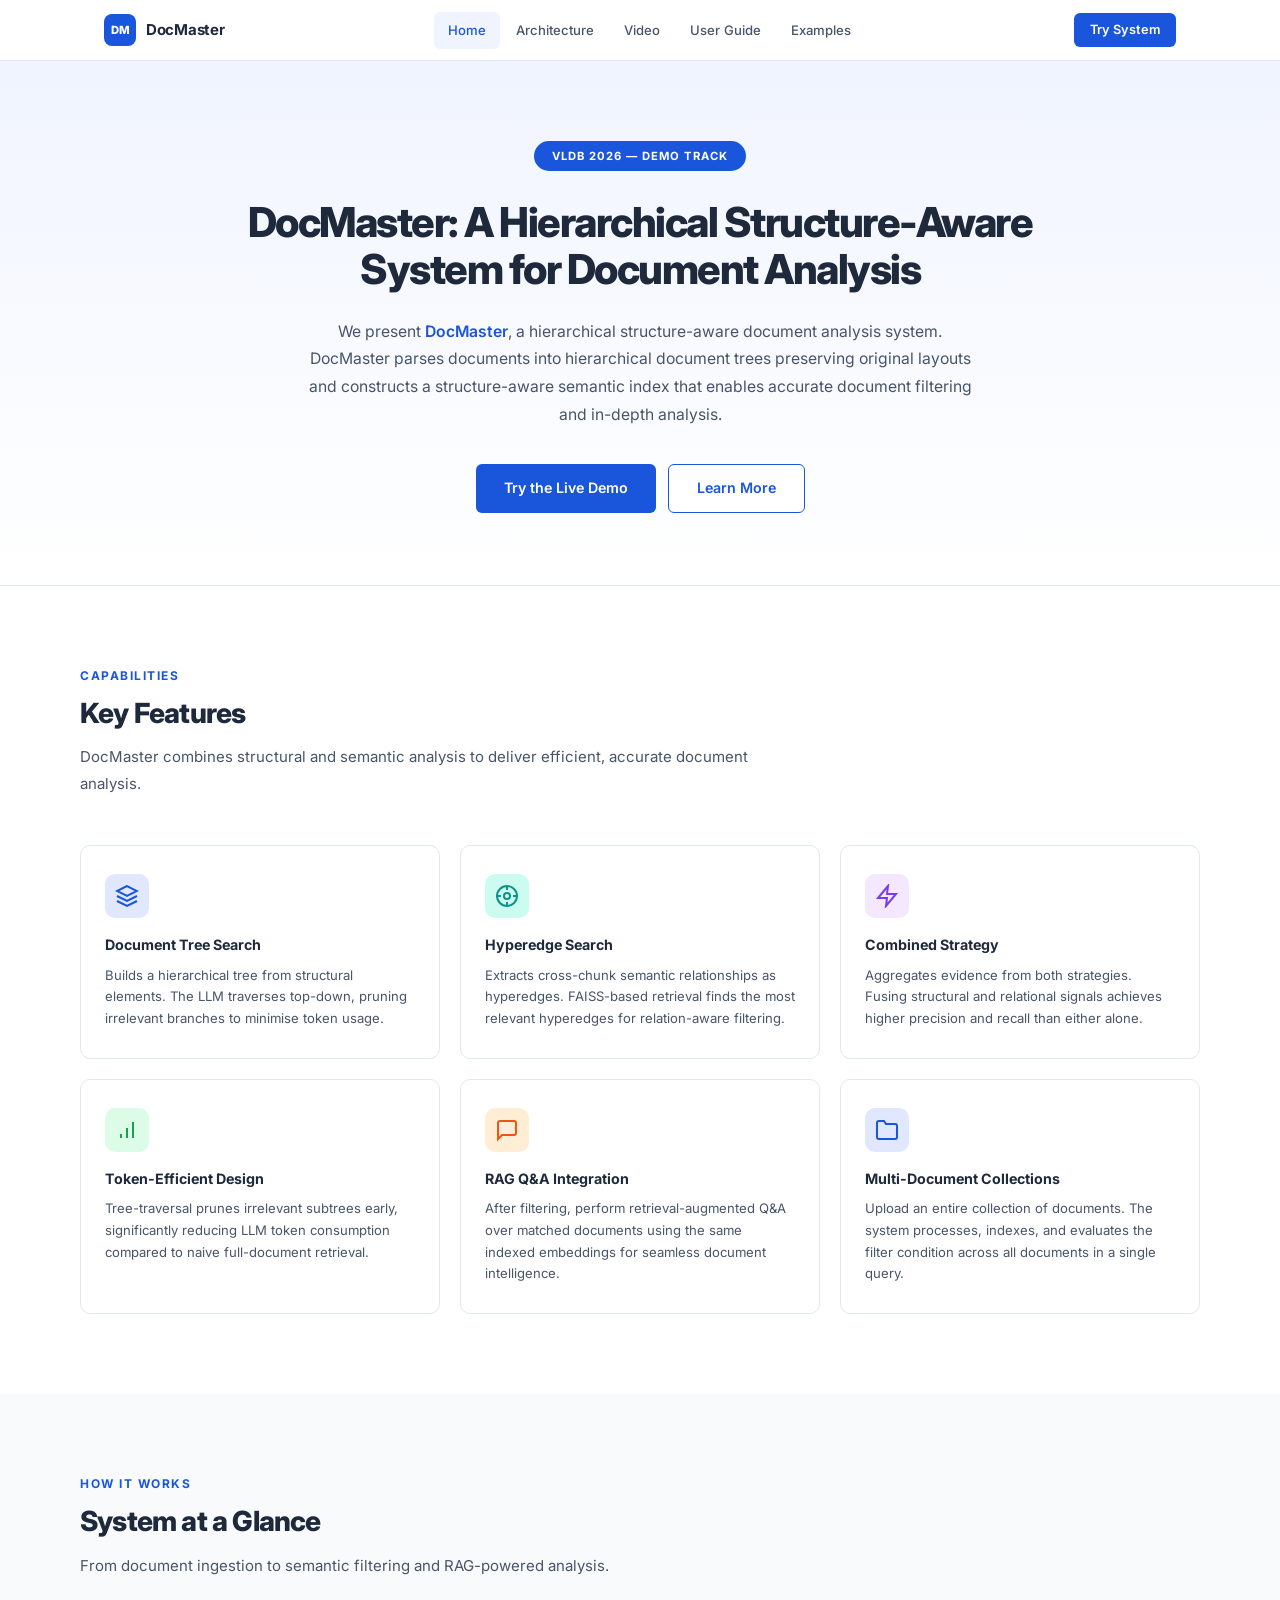
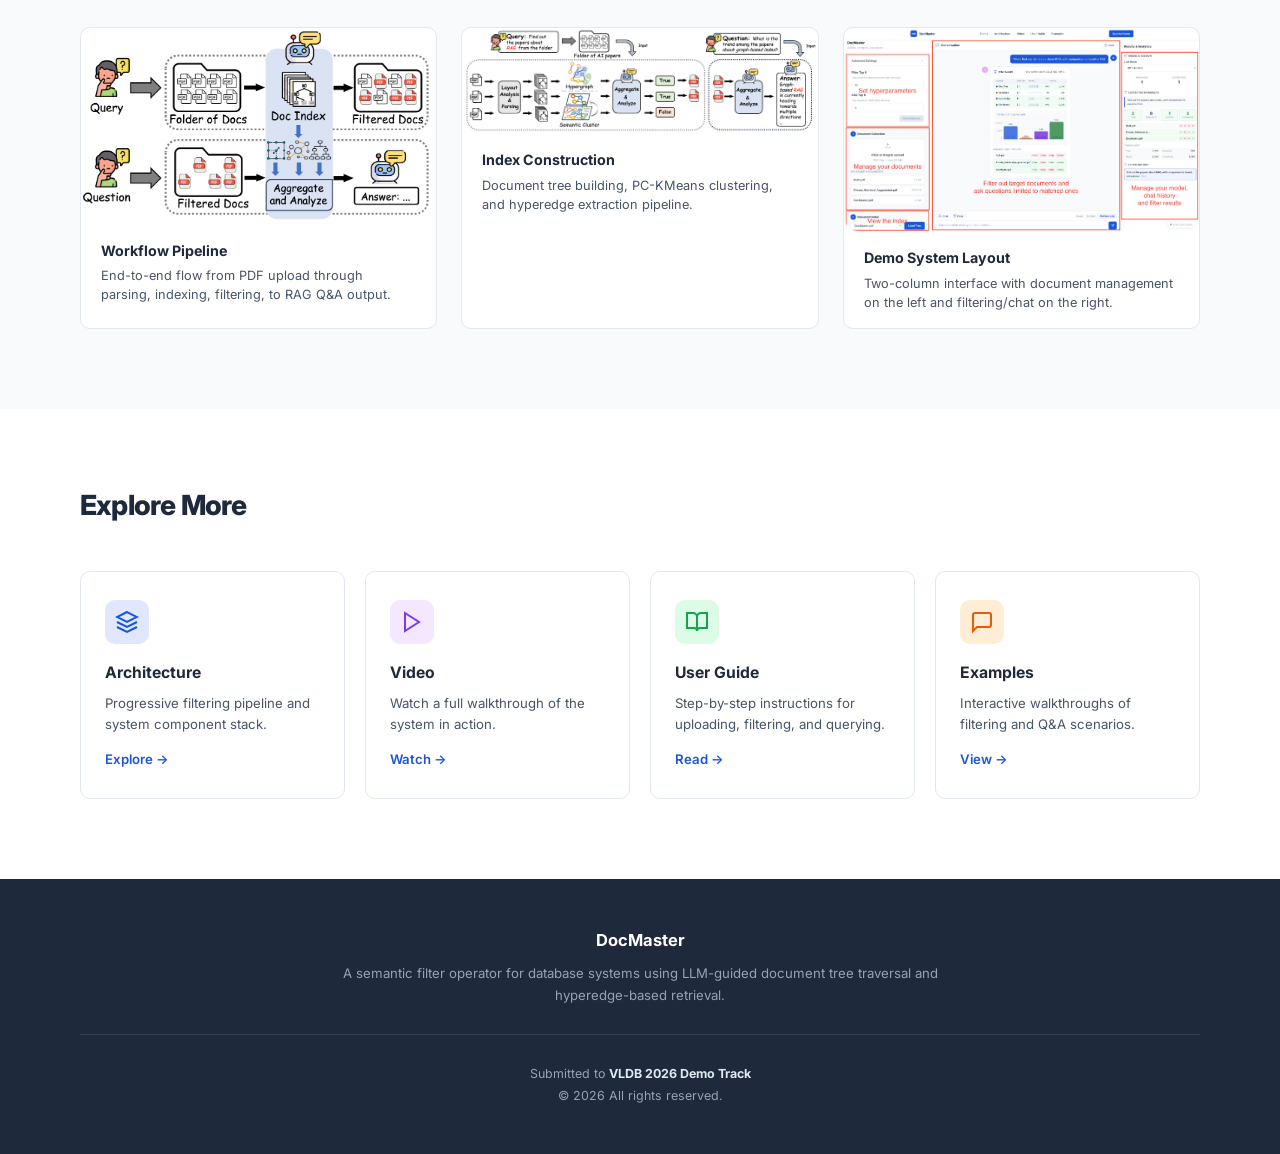
<file: index.html>
<!DOCTYPE html>
<html lang="en">
<head>
    <meta charset="UTF-8">
    <meta name="viewport" content="width=device-width, initial-scale=1.0">
    <title>DocMaster: A Hierarchical Structure-Aware System for Document Analysis</title>
    <link rel="preconnect" href="https://fonts.googleapis.com">
    <link href="https://fonts.googleapis.com/css2?family=Inter:wght@300;400;500;600;700;800&display=swap" rel="stylesheet">
    <link rel="stylesheet" href="style.css">
</head>
<body data-page="home">

    <nav id="main-nav"></nav>

    <!-- Hero -->
    <section class="hero">
        <div class="hero-inner">
            <div class="hero-badge">VLDB 2026 &mdash; Demo Track</div>
            <h1>DocMaster: A Hierarchical Structure-Aware System for Document Analysis</h1>
            <p class="hero-abstract">
                We present <strong>DocMaster</strong>, a hierarchical structure-aware document analysis system. 
                DocMaster parses documents into hierarchical document trees preserving original layouts and constructs a structure-aware semantic index that enables accurate document filtering and in-depth analysis.
            </p>
            <div class="hero-actions">
                <a href="demo.html" class="btn-primary">Try the Live Demo</a>
                <a href="architecture.html" class="btn-outline">Learn More</a>
            </div>
        </div>
    </section>

    <!-- Key Features -->
    <section class="section">
        <div class="container">
            <div class="section-header">
                <div class="section-label">Capabilities</div>
                <h2 class="section-title">Key Features</h2>
                <p class="section-desc">DocMaster combines structural and semantic analysis to deliver efficient, accurate document analysis.</p>
            </div>
            <div class="overview-grid">
                <div class="overview-card">
                    <div class="card-icon icon-blue">
                        <svg width="24" height="24" viewBox="0 0 24 24" fill="none" stroke="currentColor" stroke-width="2"><path d="M12 2L2 7l10 5 10-5-10-5z"/><path d="M2 17l10 5 10-5"/><path d="M2 12l10 5 10-5"/></svg>
                    </div>
                    <h3>Document Tree Search</h3>
                    <p>Builds a hierarchical tree from structural elements. The LLM traverses top-down, pruning irrelevant branches to minimise token usage.</p>
                </div>
                <div class="overview-card">
                    <div class="card-icon icon-teal">
                        <svg width="24" height="24" viewBox="0 0 24 24" fill="none" stroke="currentColor" stroke-width="2"><circle cx="12" cy="12" r="3"/><path d="M12 2a10 10 0 0 1 0 20 10 10 0 0 1 0-20"/><path d="M2 12h4M18 12h4M12 2v4M12 18v4"/></svg>
                    </div>
                    <h3>Hyperedge Search</h3>
                    <p>Extracts cross-chunk semantic relationships as hyperedges. FAISS-based retrieval finds the most relevant hyperedges for relation-aware filtering.</p>
                </div>
                <div class="overview-card">
                    <div class="card-icon icon-purple">
                        <svg width="24" height="24" viewBox="0 0 24 24" fill="none" stroke="currentColor" stroke-width="2"><path d="M13 2L3 14h9l-1 8 10-12h-9l1-8z"/></svg>
                    </div>
                    <h3>Combined Strategy</h3>
                    <p>Aggregates evidence from both strategies. Fusing structural and relational signals achieves higher precision and recall than either alone.</p>
                </div>
                <div class="overview-card">
                    <div class="card-icon icon-green">
                        <svg width="24" height="24" viewBox="0 0 24 24" fill="none" stroke="currentColor" stroke-width="2"><path d="M12 20V10M18 20V4M6 20v-4"/></svg>
                    </div>
                    <h3>Token-Efficient Design</h3>
                    <p>Tree-traversal prunes irrelevant subtrees early, significantly reducing LLM token consumption compared to naive full-document retrieval.</p>
                </div>
                <div class="overview-card">
                    <div class="card-icon icon-orange">
                        <svg width="24" height="24" viewBox="0 0 24 24" fill="none" stroke="currentColor" stroke-width="2"><path d="M21 15a2 2 0 0 1-2 2H7l-4 4V5a2 2 0 0 1 2-2h14a2 2 0 0 1 2 2z"/></svg>
                    </div>
                    <h3>RAG Q&amp;A Integration</h3>
                    <p>After filtering, perform retrieval-augmented Q&amp;A over matched documents using the same indexed embeddings for seamless document intelligence.</p>
                </div>
                <div class="overview-card">
                    <div class="card-icon icon-blue">
                        <svg width="24" height="24" viewBox="0 0 24 24" fill="none" stroke="currentColor" stroke-width="2"><path d="M22 19a2 2 0 0 1-2 2H4a2 2 0 0 1-2-2V5a2 2 0 0 1 2-2h5l2 3h9a2 2 0 0 1 2 2z"/></svg>
                    </div>
                    <h3>Multi-Document Collections</h3>
                    <p>Upload an entire collection of documents. The system processes, indexes, and evaluates the filter condition across all documents in a single query.</p>
                </div>
            </div>
        </div>
    </section>

    <!-- Figure Placeholders -->
    <section class="section section-alt">
        <div class="container">
            <div class="section-header">
                <div class="section-label">How It Works</div>
                <h2 class="section-title">System at a Glance</h2>
                <p class="section-desc">From document ingestion to semantic filtering and RAG-powered analysis.</p>
            </div>
            <div class="figure-gallery">
                  <div class="figure-card">
                    <figure class="figure">
                      <img
                        src="figures/pipeline.jpg"
                        alt="Workflow pipeline of DocMaster"
                        loading="lazy"
                      />
                      <figcaption class="figure-caption">
                        <h4>Workflow Pipeline</h4>
                        <p>End-to-end flow from PDF upload through parsing, indexing, filtering, to RAG Q&amp;A output.</p>
                      </figcaption>
                    </figure>
                  </div>
                  <div class="figure-card">
                    <figure class="figure">
                      <img
                        src="figures/usecase.jpg"
                        alt="Index construction pipeline"
                        loading="lazy"
                      />
                      <figcaption class="figure-caption">
                        <h4>Index Construction</h4>
                        <p>Document tree building, PC-KMeans clustering, and hyperedge extraction pipeline.</p>
                      </figcaption>
                    </figure>
                  </div>
                
                  <div class="figure-card">
                    <figure class="figure">
                      <img
                        src="/figures/system.jpg"
                        alt="Demo system layout"
                        loading="lazy"
                      />
                      <figcaption class="figure-caption">
                        <h4>Demo System Layout</h4>
                        <p>Two-column interface with document management on the left and filtering/chat on the right.</p>
                      </figcaption>
                    </figure>
                  </div>
            </div>
        </div>
    </section>

    <!-- Quick Links -->
    <section class="section">
        <div class="container">
            <div class="section-header">
                <h2 class="section-title">Explore More</h2>
            </div>
            <div class="landing-grid">
                <a href="architecture.html" class="landing-card">
                    <div class="card-icon icon-blue">
                        <svg width="24" height="24" viewBox="0 0 24 24" fill="none" stroke="currentColor" stroke-width="2"><path d="M12 2L2 7l10 5 10-5-10-5z"/><path d="M2 17l10 5 10-5"/><path d="M2 12l10 5 10-5"/></svg>
                    </div>
                    <h3>Architecture</h3>
                    <p>Progressive filtering pipeline and system component stack.</p>
                    <span class="landing-card-link">Explore &rarr;</span>
                </a>
                <a href="video.html" class="landing-card">
                    <div class="card-icon icon-purple">
                        <svg width="24" height="24" viewBox="0 0 24 24" fill="none" stroke="currentColor" stroke-width="2"><polygon points="5 3 19 12 5 21 5 3"/></svg>
                    </div>
                    <h3>Video</h3>
                    <p>Watch a full walkthrough of the system in action.</p>
                    <span class="landing-card-link">Watch &rarr;</span>
                </a>
                <a href="guide.html" class="landing-card">
                    <div class="card-icon icon-green">
                        <svg width="24" height="24" viewBox="0 0 24 24" fill="none" stroke="currentColor" stroke-width="2"><path d="M2 3h6a4 4 0 0 1 4 4v14a3 3 0 0 0-3-3H2z"/><path d="M22 3h-6a4 4 0 0 0-4 4v14a3 3 0 0 1 3-3h7z"/></svg>
                    </div>
                    <h3>User Guide</h3>
                    <p>Step-by-step instructions for uploading, filtering, and querying.</p>
                    <span class="landing-card-link">Read &rarr;</span>
                </a>
                <a href="examples.html" class="landing-card">
                    <div class="card-icon icon-orange">
                        <svg width="24" height="24" viewBox="0 0 24 24" fill="none" stroke="currentColor" stroke-width="2"><path d="M21 15a2 2 0 0 1-2 2H7l-4 4V5a2 2 0 0 1 2-2h14a2 2 0 0 1 2 2z"/></svg>
                    </div>
                    <h3>Examples</h3>
                    <p>Interactive walkthroughs of filtering and Q&amp;A scenarios.</p>
                    <span class="landing-card-link">View &rarr;</span>
                </a>
            </div>
        </div>
    </section>

    <footer id="main-footer"></footer>

    <script src="template.js"></script>
</body>
</html>
</file>
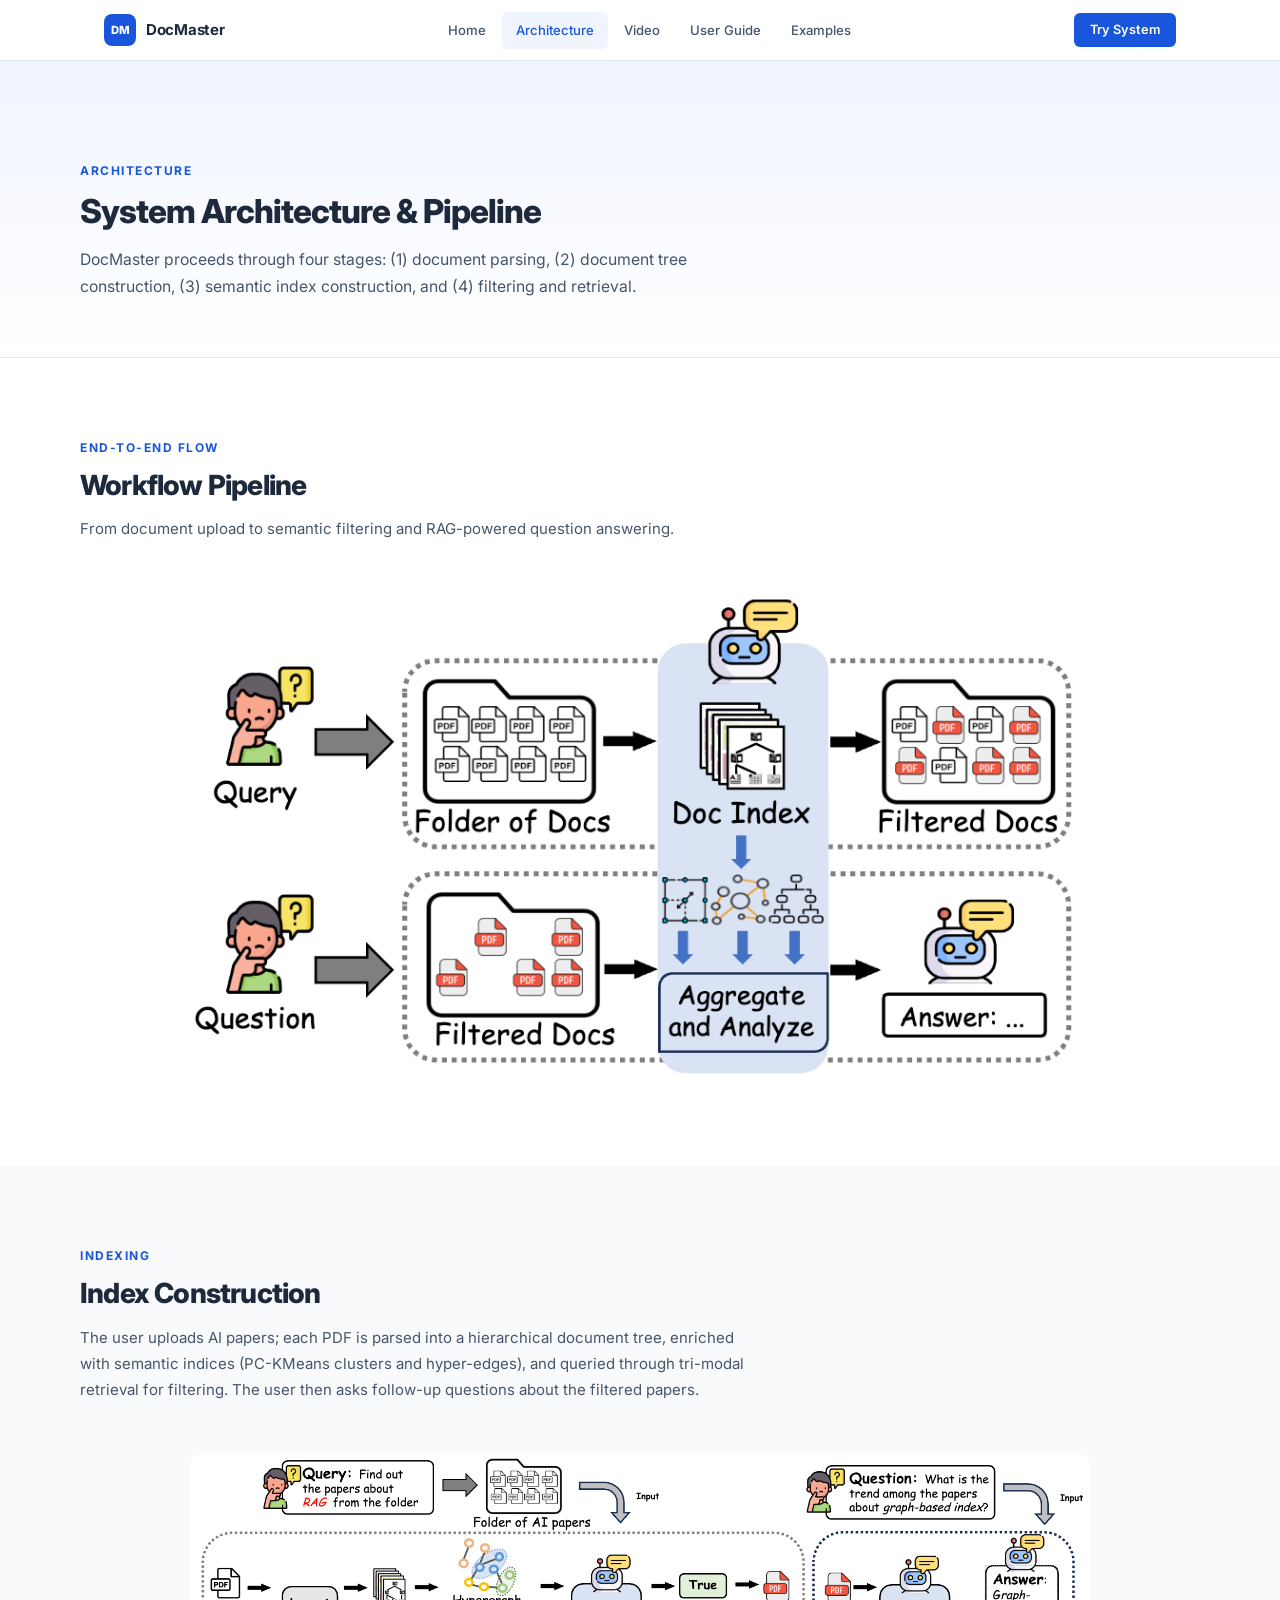
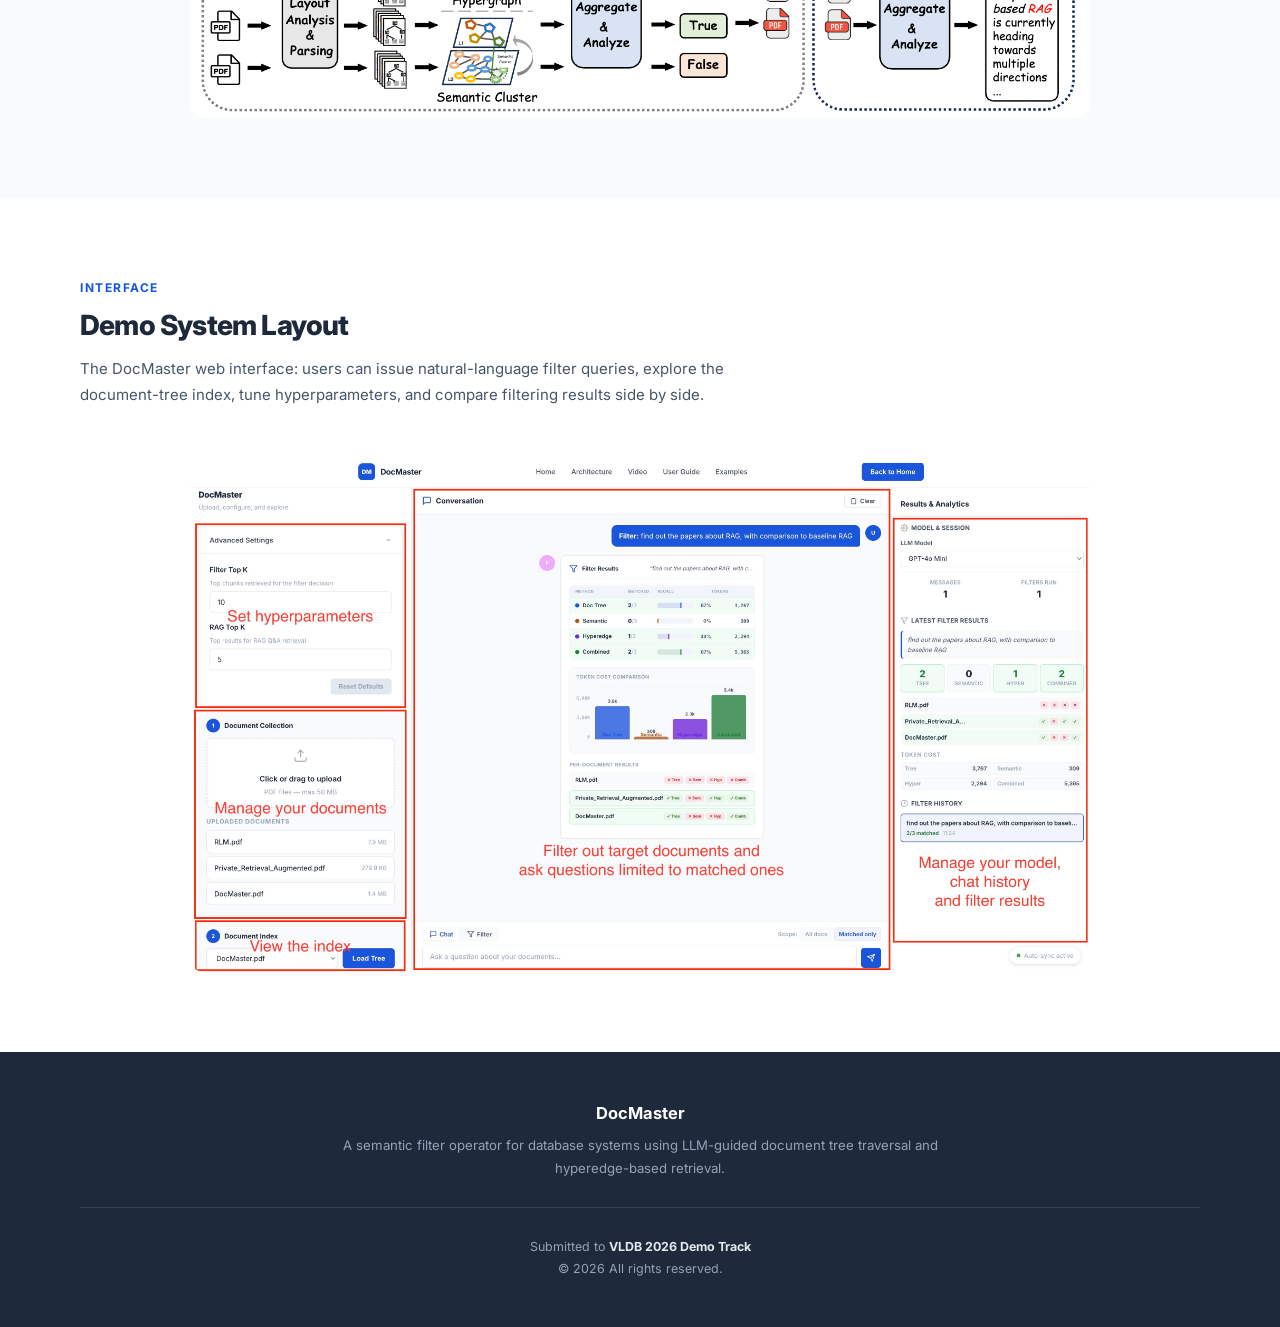
<file: architecture.html>
<!DOCTYPE html>
<html lang="en">
<head>
    <meta charset="UTF-8">
    <meta name="viewport" content="width=device-width, initial-scale=1.0">
    <title>DocMaster &mdash; Architecture</title>
    <link rel="preconnect" href="https://fonts.googleapis.com">
    <link href="https://fonts.googleapis.com/css2?family=Inter:wght@300;400;500;600;700;800&display=swap" rel="stylesheet">
    <link rel="stylesheet" href="style.css">
</head>
<body data-page="architecture">

    <nav id="main-nav"></nav>

    <!-- Page Header -->
    <section class="subpage-hero">
        <div class="container">
            <div class="section-label">Architecture</div>
            <h1 class="subpage-title">System Architecture &amp; Pipeline</h1>
            <p class="subpage-desc">
                DocMaster proceeds through four stages: (1) document parsing, (2) document tree construction, (3) semantic index construction, and (4) filtering and retrieval.
            </p>
        </div>
    </section>

    <!-- Workflow Pipeline Figure -->
    <section class="section">
      <div class="container">
        <div class="section-header">
          <div class="section-label">End-to-End Flow</div>
          <h2 class="section-title">Workflow Pipeline</h2>
          <p class="section-desc">
            From document upload to semantic filtering and RAG-powered question answering.
          </p>
        </div>
    
        <div class="arch-figure-wrapper">
          <figure class="figure figure-large">
            <img
              src="figures/pipeline.jpg"
              alt="Workflow pipeline of DocMaster"
              loading="lazy"
            />
          </figure>
        </div>
      </div>
    </section>
    
    <!-- Index Construction Figure -->
    <section class="section section-alt">
      <div class="container">
        <div class="section-header">
          <div class="section-label">Indexing</div>
          <h2 class="section-title">Index Construction</h2>
          <p class="section-desc">
            The user uploads AI papers; each PDF is parsed into a hierarchical document tree, enriched with semantic indices (PC-KMeans clusters and hyper-edges), and queried through tri-modal retrieval for filtering. The user then asks follow-up questions about the filtered papers.
          </p>
        </div>
    
        <div class="arch-figure-wrapper">
          <figure class="figure figure-large">
            <img
              src="figures/usecase.jpg"
              alt="Index construction pipeline"
              loading="lazy"
            />
          </figure>
        </div>
      </div>
    </section>
    
    <!-- Demo System Layout Figure -->
    <section class="section">
      <div class="container">
        <div class="section-header">
          <div class="section-label">Interface</div>
          <h2 class="section-title">Demo System Layout</h2>
          <p class="section-desc">
              The DocMaster web interface: users can issue natural-language filter queries, explore the document-tree index, tune hyperparameters, and compare filtering results side by side.
          </p>
        </div>
    
        <div class="arch-figure-wrapper">
          <figure class="figure figure-large">
            <img
              src="figures/system.jpg"
              alt="Demo system layout"
              loading="lazy"
            />
          </figure>
        </div>
      </div>
    </section>

    <footer id="main-footer"></footer>

    <script src="template.js"></script>
</body>
</html>
</file>
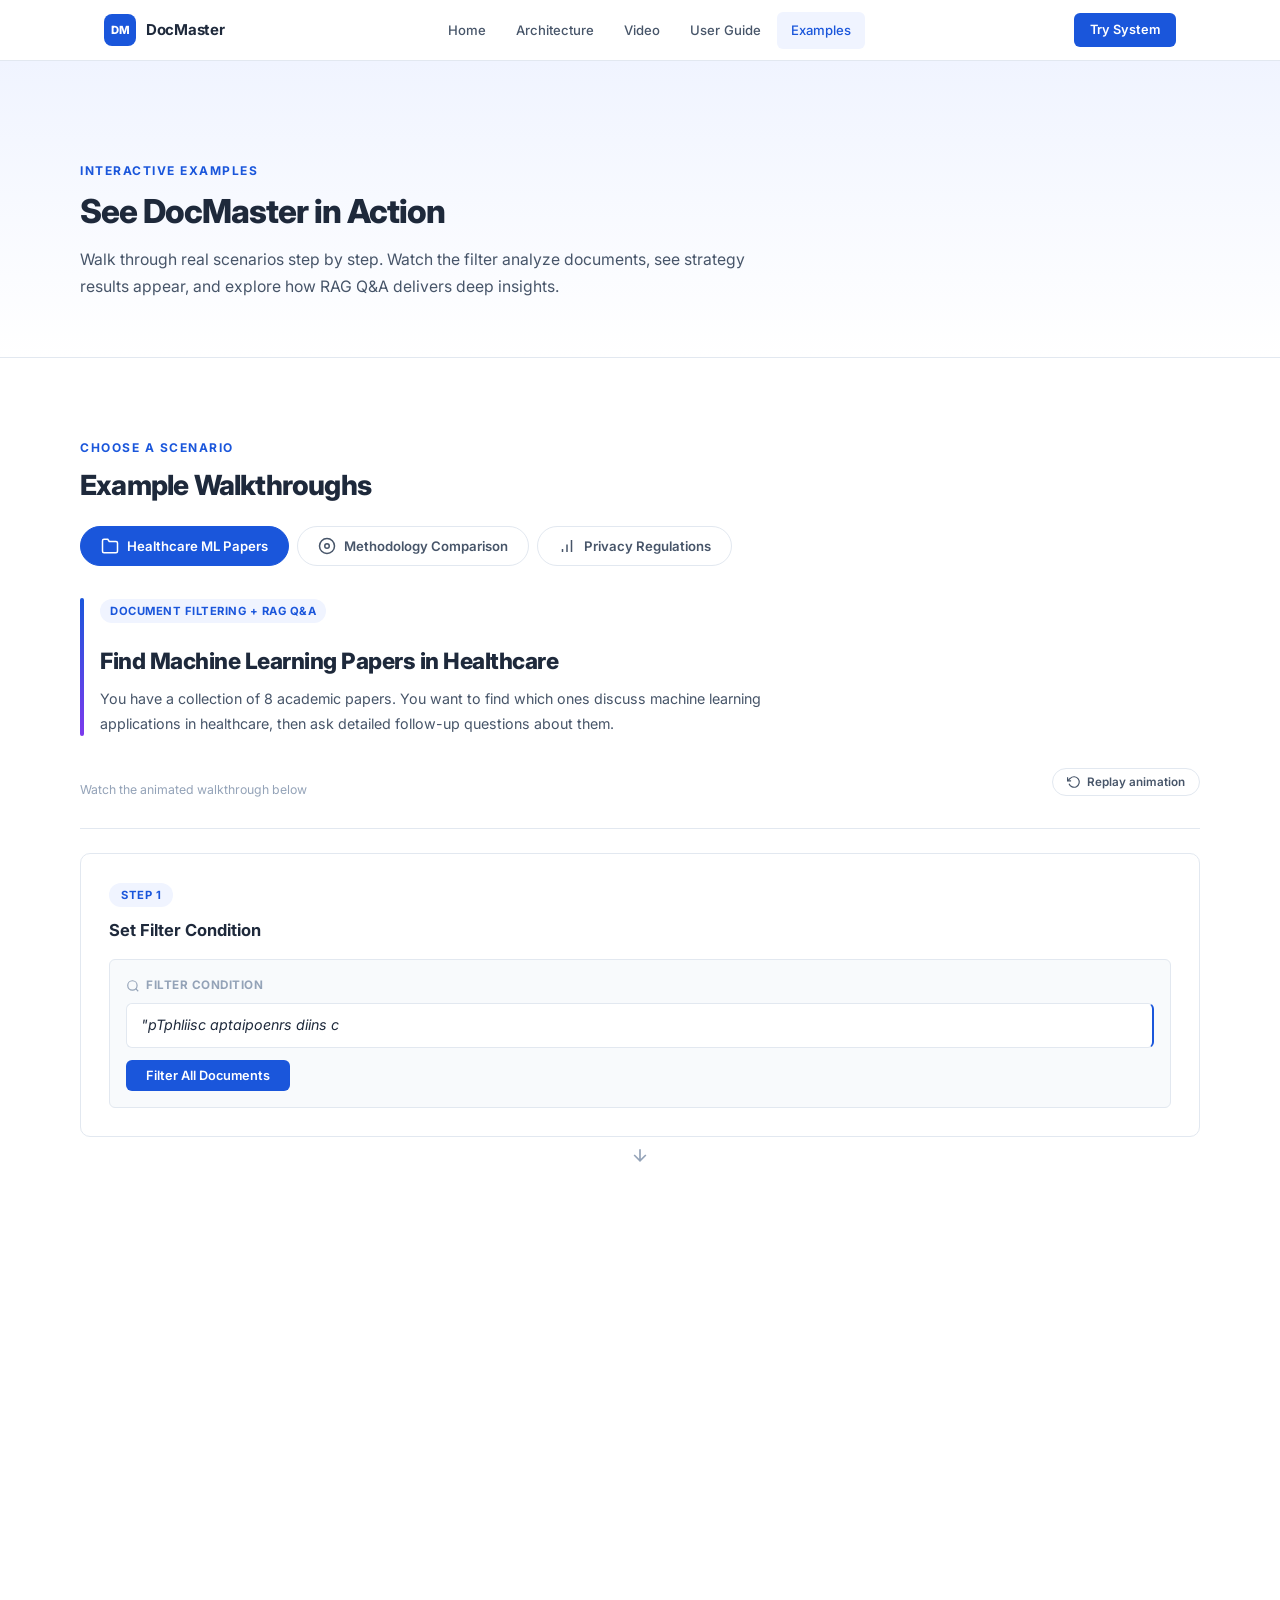
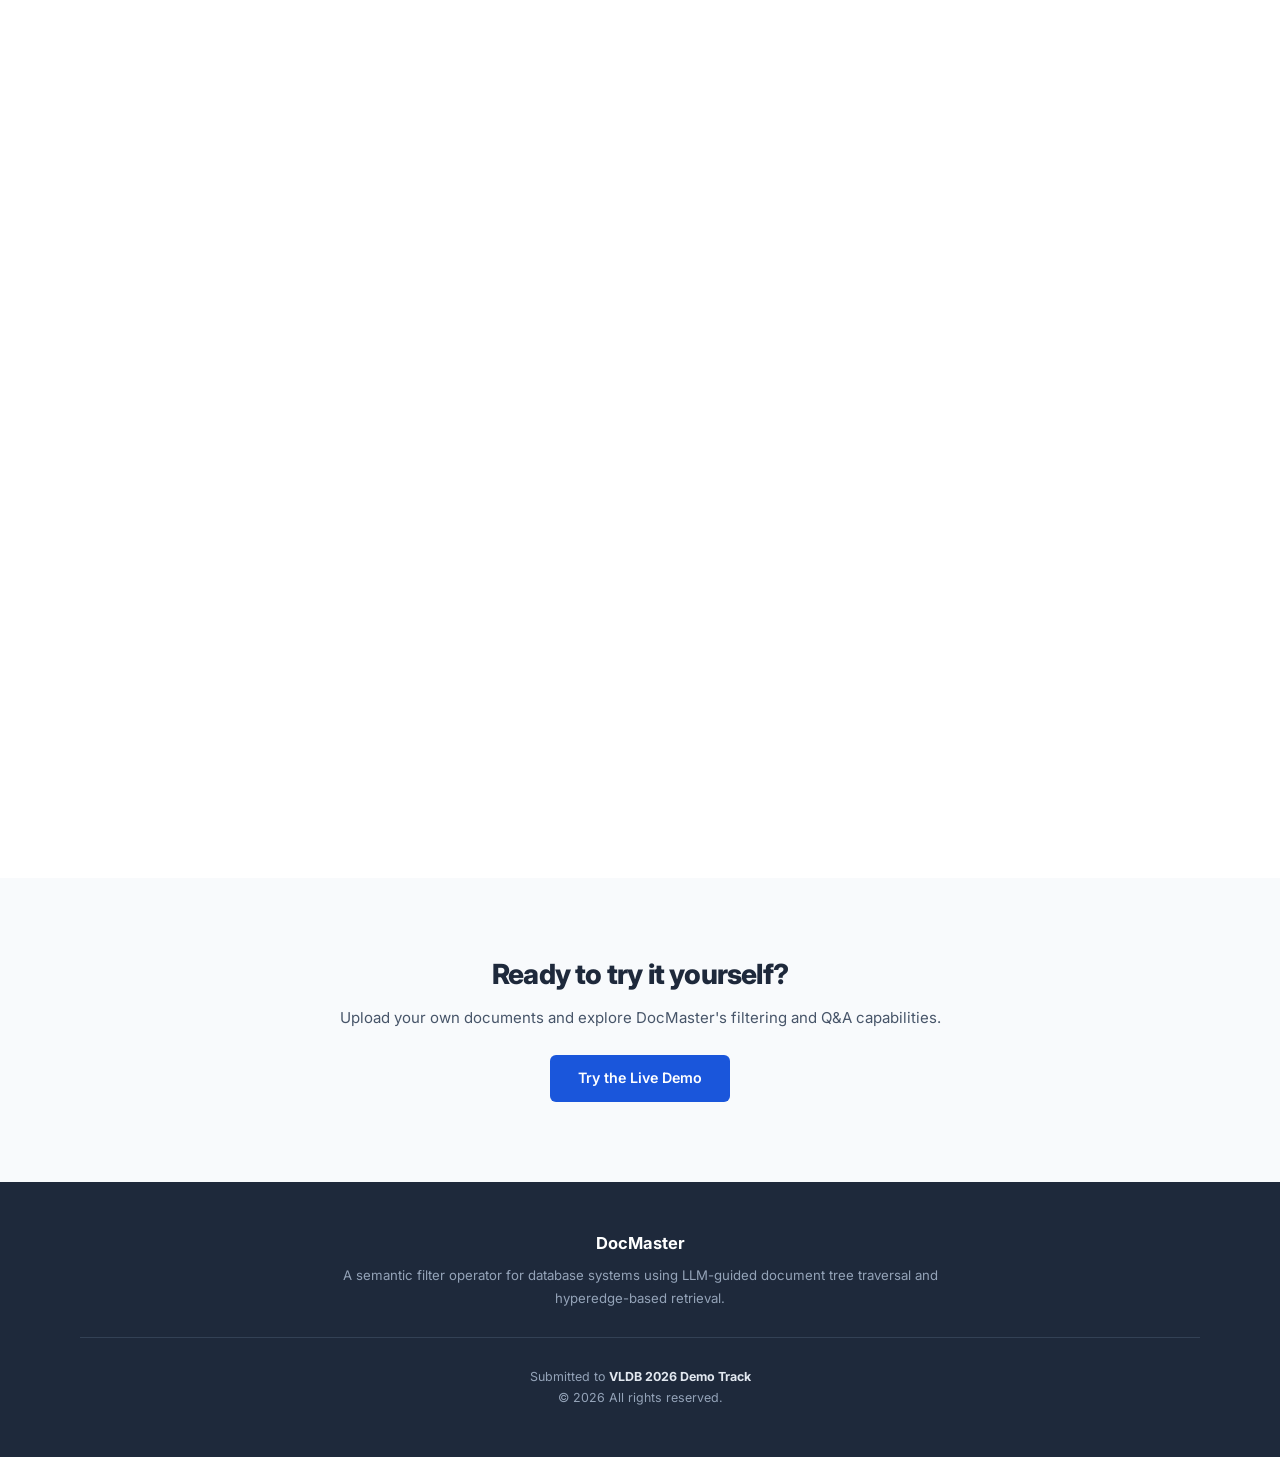
<file: examples.html>
<!DOCTYPE html>
<html lang="en">
<head>
    <meta charset="UTF-8">
    <meta name="viewport" content="width=device-width, initial-scale=1.0">
    <title>DocMaster &mdash; Examples</title>
    <link rel="preconnect" href="https://fonts.googleapis.com">
    <link href="https://fonts.googleapis.com/css2?family=Inter:wght@300;400;500;600;700;800&display=swap" rel="stylesheet">
    <link rel="stylesheet" href="style.css">
</head>
<body data-page="examples">

    <nav id="main-nav"></nav>

    <!-- Page Header -->
    <section class="subpage-hero">
        <div class="container">
            <div class="section-label">Interactive Examples</div>
            <h1 class="subpage-title">See DocMaster in Action</h1>
            <p class="subpage-desc">
                Walk through real scenarios step by step. Watch the filter analyze documents,
                see strategy results appear, and explore how RAG Q&amp;A delivers deep insights.
            </p>
        </div>
    </section>

    <!-- Example Selector Tabs -->
    <section class="section">
        <div class="container">
            <div class="section-header" style="margin-bottom: 24px;">
                <div class="section-label">Choose a Scenario</div>
                <h2 class="section-title">Example Walkthroughs</h2>
            </div>
            <div class="example-tabs">
                <button class="example-tab active" onclick="showExample(0)">
                    <span class="example-tab-icon">
                        <svg width="18" height="18" viewBox="0 0 24 24" fill="none" stroke="currentColor" stroke-width="2"><path d="M22 19a2 2 0 0 1-2 2H4a2 2 0 0 1-2-2V5a2 2 0 0 1 2-2h5l2 3h9a2 2 0 0 1 2 2z"/></svg>
                    </span>
                    Healthcare ML Papers
                </button>
                <button class="example-tab" onclick="showExample(1)">
                    <span class="example-tab-icon">
                        <svg width="18" height="18" viewBox="0 0 24 24" fill="none" stroke="currentColor" stroke-width="2"><circle cx="12" cy="12" r="3"/><path d="M12 2a10 10 0 0 1 0 20 10 10 0 0 1 0-20"/></svg>
                    </span>
                    Methodology Comparison
                </button>
                <button class="example-tab" onclick="showExample(2)">
                    <span class="example-tab-icon">
                        <svg width="18" height="18" viewBox="0 0 24 24" fill="none" stroke="currentColor" stroke-width="2"><path d="M12 20V10M18 20V4M6 20v-4"/></svg>
                    </span>
                    Privacy Regulations
                </button>
            </div>

            <!-- Example Panels -->
            <div class="example-panels">

                <!-- Example 1: Healthcare ML -->
                <div class="example-panel active" id="example-0">
                    <div class="example-scenario">
                        <div class="example-scenario-header">
                            <div class="example-tag">Document Filtering + RAG Q&amp;A</div>
                            <h2>Find Machine Learning Papers in Healthcare</h2>
                            <p class="example-scenario-desc">You have a collection of 8 academic papers. You want to find which ones discuss machine learning applications in healthcare, then ask detailed follow-up questions about them.</p>
                        </div>
                    </div>

                    <div class="example-panel-header">
                        <span style="font-size:0.82em; color:var(--text-muted);">Watch the animated walkthrough below</span>
                        <button class="replay-btn" onclick="replayAnimation(0)">
                            <svg width="14" height="14" viewBox="0 0 24 24" fill="none" stroke="currentColor" stroke-width="2"><polyline points="1 4 1 10 7 10"/><path d="M3.51 15a9 9 0 1 0 2.13-9.36L1 10"/></svg>
                            Replay animation
                        </button>
                    </div>

                    <div class="example-flow" id="flow-0">
                        <div class="example-flow-step">
                            <div class="example-flow-badge">Step 1</div>
                            <h3>Set Filter Condition</h3>
                            <div class="example-input-mock">
                                <div class="example-input-label">
                                    <svg width="14" height="14" viewBox="0 0 24 24" fill="none" stroke="currentColor" stroke-width="2"><circle cx="11" cy="11" r="8"/><path d="M21 21l-4.35-4.35"/></svg>
                                    Filter Condition
                                </div>
                                <div class="example-input-text" data-full-text="&quot;This paper discusses machine learning applications in healthcare&quot;"></div>
                                <button class="example-input-btn">Filter All Documents</button>
                            </div>
                        </div>

                        <div class="example-flow-arrow">
                            <svg width="20" height="20" viewBox="0 0 24 24" fill="none" stroke="currentColor" stroke-width="2"><path d="M12 5v14M5 12l7 7 7-7"/></svg>
                        </div>

                        <div class="example-flow-step">
                            <div class="example-flow-badge">Step 2</div>
                            <h3>Review Filter Results</h3>
                            <div class="example-results-mock">
                                <div class="example-results-cards">
                                    <div class="example-result-card tree">
                                        <div class="example-result-card-icon">
                                            <svg width="20" height="20" viewBox="0 0 24 24" fill="none" stroke="currentColor" stroke-width="2"><path d="M12 2L2 7l10 5 10-5-10-5z"/><path d="M2 17l10 5 10-5"/></svg>
                                        </div>
                                        <div class="example-result-card-label">Document Tree</div>
                                        <div class="example-result-card-value" data-target="3">0</div>
                                        <div class="example-result-card-sub">of 8 matched</div>
                                    </div>
                                    <div class="example-result-card hyperedge">
                                        <div class="example-result-card-icon">
                                            <svg width="20" height="20" viewBox="0 0 24 24" fill="none" stroke="currentColor" stroke-width="2"><circle cx="12" cy="12" r="3"/><path d="M12 2a10 10 0 0 1 0 20 10 10 0 0 1 0-20"/></svg>
                                        </div>
                                        <div class="example-result-card-label">Hyperedge</div>
                                        <div class="example-result-card-value" data-target="4">0</div>
                                        <div class="example-result-card-sub">of 8 matched</div>
                                    </div>
                                    <div class="example-result-card combined">
                                        <div class="example-result-card-icon">
                                            <svg width="20" height="20" viewBox="0 0 24 24" fill="none" stroke="currentColor" stroke-width="2"><path d="M13 2L3 14h9l-1 8 10-12h-9l1-8z"/></svg>
                                        </div>
                                        <div class="example-result-card-label">Combined</div>
                                        <div class="example-result-card-value" data-target="3">0</div>
                                        <div class="example-result-card-sub">of 8 matched</div>
                                    </div>
                                </div>
                                <div class="example-doc-list">
                                    <div class="example-doc-item match">
                                        <span class="example-doc-name">ml_healthcare_survey.pdf</span>
                                        <div class="example-doc-badges">
                                            <span class="example-strat-badge tree-yes">Tree</span>
                                            <span class="example-strat-badge hyper-yes">Hyper</span>
                                            <span class="example-strat-badge combined-yes">Combined</span>
                                        </div>
                                    </div>
                                    <div class="example-doc-item match">
                                        <span class="example-doc-name">deep_learning_diagnosis.pdf</span>
                                        <div class="example-doc-badges">
                                            <span class="example-strat-badge tree-yes">Tree</span>
                                            <span class="example-strat-badge hyper-yes">Hyper</span>
                                            <span class="example-strat-badge combined-yes">Combined</span>
                                        </div>
                                    </div>
                                    <div class="example-doc-item match">
                                        <span class="example-doc-name">nlp_clinical_notes.pdf</span>
                                        <div class="example-doc-badges">
                                            <span class="example-strat-badge tree-yes">Tree</span>
                                            <span class="example-strat-badge hyper-yes">Hyper</span>
                                            <span class="example-strat-badge combined-yes">Combined</span>
                                        </div>
                                    </div>
                                    <div class="example-doc-item match">
                                        <span class="example-doc-name">federated_health_data.pdf</span>
                                        <div class="example-doc-badges">
                                            <span class="example-strat-badge tree-no">Tree</span>
                                            <span class="example-strat-badge hyper-yes">Hyper</span>
                                            <span class="example-strat-badge combined-no">Combined</span>
                                        </div>
                                    </div>
                                    <div class="example-doc-item no-match">
                                        <span class="example-doc-name">graph_neural_networks.pdf</span>
                                        <div class="example-doc-badges">
                                            <span class="example-strat-badge tree-no">Tree</span>
                                            <span class="example-strat-badge hyper-no">Hyper</span>
                                            <span class="example-strat-badge combined-no">Combined</span>
                                        </div>
                                    </div>
                                    <div class="example-doc-item no-match collapsed">
                                        <span class="example-doc-name">+ 3 more documents (no match)</span>
                                    </div>
                                </div>
                            </div>
                            <div class="example-insight">
                                <strong>Insight:</strong> The Hyperedge strategy catches <em>federated_health_data.pdf</em> which the Document Tree missed &mdash; the paper discusses healthcare in its methodology section but never mentions it in top-level headings.
                            </div>
                        </div>

                        <div class="example-flow-arrow">
                            <svg width="20" height="20" viewBox="0 0 24 24" fill="none" stroke="currentColor" stroke-width="2"><path d="M12 5v14M5 12l7 7 7-7"/></svg>
                        </div>

                        <div class="example-flow-step">
                            <div class="example-flow-badge">Step 3</div>
                            <h3>Ask Follow-up Questions</h3>
                            <div class="example-chat-mock">
                                <div class="example-chat-scope">
                                    <svg width="14" height="14" viewBox="0 0 24 24" fill="none" stroke="currentColor" stroke-width="2"><path d="M22 19a2 2 0 0 1-2 2H4a2 2 0 0 1-2-2V5a2 2 0 0 1 2-2h5l2 3h9a2 2 0 0 1 2 2z"/></svg>
                                    Querying: <strong>3 matched documents</strong>
                                </div>
                                <div class="example-chat-messages">
                                    <div class="chat-preview-msg user">
                                        <div class="chat-preview-bubble user">What evaluation metrics are used across the matched papers?</div>
                                    </div>
                                    <div class="chat-preview-msg assistant">
                                        <div class="chat-preview-bubble assistant">
                                            The matched papers use several evaluation metrics:
                                            <ul>
                                                <li><strong>Accuracy, F1 score, and AUC-ROC</strong> are the most common across all three papers</li>
                                                <li>Two papers also report <strong>precision and recall</strong> separately for class-level analysis</li>
                                                <li><em>nlp_clinical_notes.pdf</em> uniquely uses <strong>mean average precision (mAP)</strong> for retrieval evaluation</li>
                                            </ul>
                                            <div class="chat-preview-sources">
                                                <div class="chat-preview-source">ml_healthcare_survey.pdf &mdash; Section 4.2</div>
                                                <div class="chat-preview-source">deep_learning_diagnosis.pdf &mdash; Section 5.1</div>
                                                <div class="chat-preview-source">nlp_clinical_notes.pdf &mdash; Table 3</div>
                                            </div>
                                        </div>
                                    </div>
                                </div>
                            </div>
                            <a href="demo.html" class="try-it-badge">
                                <svg width="14" height="14" viewBox="0 0 24 24" fill="none" stroke="currentColor" stroke-width="2"><polygon points="5 3 19 12 5 21 5 3"/></svg>
                                Try this yourself in the live demo
                            </a>
                        </div>
                    </div>
                </div>

                <!-- Example 2: Methodology Comparison -->
                <div class="example-panel" id="example-1">
                    <div class="example-scenario">
                        <div class="example-scenario-header">
                            <div class="example-tag">Relationship Query</div>
                            <h2>Cross-Document Methodology Comparison</h2>
                            <p class="example-scenario-desc">Find papers that explicitly compare transformer-based approaches with traditional methods. This type of query tests the system's ability to detect relationships distributed across multiple document sections.</p>
                        </div>
                    </div>

                    <div class="example-panel-header">
                        <span style="font-size:0.82em; color:var(--text-muted);">Watch the animated walkthrough below</span>
                        <button class="replay-btn" onclick="replayAnimation(1)">
                            <svg width="14" height="14" viewBox="0 0 24 24" fill="none" stroke="currentColor" stroke-width="2"><polyline points="1 4 1 10 7 10"/><path d="M3.51 15a9 9 0 1 0 2.13-9.36L1 10"/></svg>
                            Replay animation
                        </button>
                    </div>

                    <div class="example-flow" id="flow-1">
                        <div class="example-flow-step">
                            <div class="example-flow-badge">Step 1</div>
                            <h3>Set Filter Condition</h3>
                            <div class="example-input-mock">
                                <div class="example-input-label">
                                    <svg width="14" height="14" viewBox="0 0 24 24" fill="none" stroke="currentColor" stroke-width="2"><circle cx="11" cy="11" r="8"/><path d="M21 21l-4.35-4.35"/></svg>
                                    Filter Condition
                                </div>
                                <div class="example-input-text" data-full-text="&quot;This paper compares transformer-based and traditional methods&quot;"></div>
                                <button class="example-input-btn">Filter All Documents</button>
                            </div>
                        </div>

                        <div class="example-flow-arrow">
                            <svg width="20" height="20" viewBox="0 0 24 24" fill="none" stroke="currentColor" stroke-width="2"><path d="M12 5v14M5 12l7 7 7-7"/></svg>
                        </div>

                        <div class="example-flow-step">
                            <div class="example-flow-badge">Step 2</div>
                            <h3>Review Filter Results</h3>
                            <div class="example-results-mock">
                                <div class="example-results-cards">
                                    <div class="example-result-card tree">
                                        <div class="example-result-card-icon">
                                            <svg width="20" height="20" viewBox="0 0 24 24" fill="none" stroke="currentColor" stroke-width="2"><path d="M12 2L2 7l10 5 10-5-10-5z"/><path d="M2 17l10 5 10-5"/></svg>
                                        </div>
                                        <div class="example-result-card-label">Document Tree</div>
                                        <div class="example-result-card-value" data-target="1">0</div>
                                        <div class="example-result-card-sub">of 8 matched</div>
                                    </div>
                                    <div class="example-result-card hyperedge">
                                        <div class="example-result-card-icon">
                                            <svg width="20" height="20" viewBox="0 0 24 24" fill="none" stroke="currentColor" stroke-width="2"><circle cx="12" cy="12" r="3"/><path d="M12 2a10 10 0 0 1 0 20 10 10 0 0 1 0-20"/></svg>
                                        </div>
                                        <div class="example-result-card-label">Hyperedge</div>
                                        <div class="example-result-card-value" data-target="3">0</div>
                                        <div class="example-result-card-sub">of 8 matched</div>
                                    </div>
                                    <div class="example-result-card combined">
                                        <div class="example-result-card-icon">
                                            <svg width="20" height="20" viewBox="0 0 24 24" fill="none" stroke="currentColor" stroke-width="2"><path d="M13 2L3 14h9l-1 8 10-12h-9l1-8z"/></svg>
                                        </div>
                                        <div class="example-result-card-label">Combined</div>
                                        <div class="example-result-card-value" data-target="2">0</div>
                                        <div class="example-result-card-sub">of 8 matched</div>
                                    </div>
                                </div>
                                <div class="example-doc-list">
                                    <div class="example-doc-item match">
                                        <span class="example-doc-name">transformer_vs_lstm.pdf</span>
                                        <div class="example-doc-badges">
                                            <span class="example-strat-badge tree-yes">Tree</span>
                                            <span class="example-strat-badge hyper-yes">Hyper</span>
                                            <span class="example-strat-badge combined-yes">Combined</span>
                                        </div>
                                    </div>
                                    <div class="example-doc-item match">
                                        <span class="example-doc-name">attention_mechanisms.pdf</span>
                                        <div class="example-doc-badges">
                                            <span class="example-strat-badge tree-no">Tree</span>
                                            <span class="example-strat-badge hyper-yes">Hyper</span>
                                            <span class="example-strat-badge combined-yes">Combined</span>
                                        </div>
                                    </div>
                                    <div class="example-doc-item match">
                                        <span class="example-doc-name">bert_fine_tuning.pdf</span>
                                        <div class="example-doc-badges">
                                            <span class="example-strat-badge tree-no">Tree</span>
                                            <span class="example-strat-badge hyper-yes">Hyper</span>
                                            <span class="example-strat-badge combined-no">Combined</span>
                                        </div>
                                    </div>
                                    <div class="example-doc-item no-match collapsed">
                                        <span class="example-doc-name">+ 5 more documents (no match)</span>
                                    </div>
                                </div>
                            </div>
                            <div class="example-insight">
                                <strong>Insight:</strong> Hyperedge Search finds 3&times; more matches than Document Tree. The comparison between transformers and traditional methods is often spread across experiments and related work sections &mdash; hyperedges capture these cross-section relationships.
                            </div>
                        </div>

                        <div class="example-flow-arrow">
                            <svg width="20" height="20" viewBox="0 0 24 24" fill="none" stroke="currentColor" stroke-width="2"><path d="M12 5v14M5 12l7 7 7-7"/></svg>
                        </div>

                        <div class="example-flow-step">
                            <div class="example-flow-badge">Step 3</div>
                            <h3>Ask Follow-up Questions</h3>
                            <div class="example-chat-mock">
                                <div class="example-chat-scope">
                                    <svg width="14" height="14" viewBox="0 0 24 24" fill="none" stroke="currentColor" stroke-width="2"><path d="M22 19a2 2 0 0 1-2 2H4a2 2 0 0 1-2-2V5a2 2 0 0 1 2-2h5l2 3h9a2 2 0 0 1 2 2z"/></svg>
                                    Querying: <strong>2 matched documents</strong>
                                </div>
                                <div class="example-chat-messages">
                                    <div class="chat-preview-msg user">
                                        <div class="chat-preview-bubble user">On which tasks do transformers outperform traditional methods?</div>
                                    </div>
                                    <div class="chat-preview-msg assistant">
                                        <div class="chat-preview-bubble assistant">
                                            Based on the matched papers, transformers consistently outperform traditional methods on:
                                            <ul>
                                                <li><strong>Sequence labeling</strong> &mdash; BERT-based models achieve 3-5% higher F1 than BiLSTM-CRF</li>
                                                <li><strong>Document classification</strong> &mdash; Transformers show 8% accuracy improvement over SVM baselines</li>
                                                <li><strong>Long-range dependencies</strong> &mdash; attention mechanisms capture context that RNNs miss</li>
                                            </ul>
                                            Traditional methods still win on <strong>low-resource settings</strong> where fine-tuning data is scarce.
                                            <div class="chat-preview-sources">
                                                <div class="chat-preview-source">transformer_vs_lstm.pdf &mdash; Table 2</div>
                                                <div class="chat-preview-source">attention_mechanisms.pdf &mdash; Section 5.3</div>
                                            </div>
                                        </div>
                                    </div>
                                </div>
                            </div>
                            <a href="demo.html" class="try-it-badge">
                                <svg width="14" height="14" viewBox="0 0 24 24" fill="none" stroke="currentColor" stroke-width="2"><polygon points="5 3 19 12 5 21 5 3"/></svg>
                                Try this yourself in the live demo
                            </a>
                        </div>
                    </div>
                </div>

                <!-- Example 3: Privacy Regulations -->
                <div class="example-panel" id="example-2">
                    <div class="example-scenario">
                        <div class="example-scenario-header">
                            <div class="example-tag">Domain-Specific Filtering</div>
                            <h2>Privacy Regulation Analysis</h2>
                            <p class="example-scenario-desc">Search a collection of policy and legal documents to find those discussing EU privacy regulations. Then use Q&amp;A to extract specific compliance requirements.</p>
                        </div>
                    </div>

                    <div class="example-panel-header">
                        <span style="font-size:0.82em; color:var(--text-muted);">Watch the animated walkthrough below</span>
                        <button class="replay-btn" onclick="replayAnimation(2)">
                            <svg width="14" height="14" viewBox="0 0 24 24" fill="none" stroke="currentColor" stroke-width="2"><polyline points="1 4 1 10 7 10"/><path d="M3.51 15a9 9 0 1 0 2.13-9.36L1 10"/></svg>
                            Replay animation
                        </button>
                    </div>

                    <div class="example-flow" id="flow-2">
                        <div class="example-flow-step">
                            <div class="example-flow-badge">Step 1</div>
                            <h3>Set Filter Condition</h3>
                            <div class="example-input-mock">
                                <div class="example-input-label">
                                    <svg width="14" height="14" viewBox="0 0 24 24" fill="none" stroke="currentColor" stroke-width="2"><circle cx="11" cy="11" r="8"/><path d="M21 21l-4.35-4.35"/></svg>
                                    Filter Condition
                                </div>
                                <div class="example-input-text" data-full-text="&quot;This document discusses data privacy regulations in the European Union&quot;"></div>
                                <button class="example-input-btn">Filter All Documents</button>
                            </div>
                        </div>

                        <div class="example-flow-arrow">
                            <svg width="20" height="20" viewBox="0 0 24 24" fill="none" stroke="currentColor" stroke-width="2"><path d="M12 5v14M5 12l7 7 7-7"/></svg>
                        </div>

                        <div class="example-flow-step">
                            <div class="example-flow-badge">Step 2</div>
                            <h3>Review Filter Results</h3>
                            <div class="example-results-mock">
                                <div class="example-results-cards">
                                    <div class="example-result-card tree">
                                        <div class="example-result-card-icon">
                                            <svg width="20" height="20" viewBox="0 0 24 24" fill="none" stroke="currentColor" stroke-width="2"><path d="M12 2L2 7l10 5 10-5-10-5z"/><path d="M2 17l10 5 10-5"/></svg>
                                        </div>
                                        <div class="example-result-card-label">Document Tree</div>
                                        <div class="example-result-card-value" data-target="2">0</div>
                                        <div class="example-result-card-sub">of 6 matched</div>
                                    </div>
                                    <div class="example-result-card hyperedge">
                                        <div class="example-result-card-icon">
                                            <svg width="20" height="20" viewBox="0 0 24 24" fill="none" stroke="currentColor" stroke-width="2"><circle cx="12" cy="12" r="3"/><path d="M12 2a10 10 0 0 1 0 20 10 10 0 0 1 0-20"/></svg>
                                        </div>
                                        <div class="example-result-card-label">Hyperedge</div>
                                        <div class="example-result-card-value" data-target="3">0</div>
                                        <div class="example-result-card-sub">of 6 matched</div>
                                    </div>
                                    <div class="example-result-card combined">
                                        <div class="example-result-card-icon">
                                            <svg width="20" height="20" viewBox="0 0 24 24" fill="none" stroke="currentColor" stroke-width="2"><path d="M13 2L3 14h9l-1 8 10-12h-9l1-8z"/></svg>
                                        </div>
                                        <div class="example-result-card-label">Combined</div>
                                        <div class="example-result-card-value" data-target="2">0</div>
                                        <div class="example-result-card-sub">of 6 matched</div>
                                    </div>
                                </div>
                                <div class="example-doc-list">
                                    <div class="example-doc-item match">
                                        <span class="example-doc-name">gdpr_compliance_guide.pdf</span>
                                        <div class="example-doc-badges">
                                            <span class="example-strat-badge tree-yes">Tree</span>
                                            <span class="example-strat-badge hyper-yes">Hyper</span>
                                            <span class="example-strat-badge combined-yes">Combined</span>
                                        </div>
                                    </div>
                                    <div class="example-doc-item match">
                                        <span class="example-doc-name">eu_data_act_2024.pdf</span>
                                        <div class="example-doc-badges">
                                            <span class="example-strat-badge tree-yes">Tree</span>
                                            <span class="example-strat-badge hyper-yes">Hyper</span>
                                            <span class="example-strat-badge combined-yes">Combined</span>
                                        </div>
                                    </div>
                                    <div class="example-doc-item match">
                                        <span class="example-doc-name">cross_border_transfers.pdf</span>
                                        <div class="example-doc-badges">
                                            <span class="example-strat-badge tree-no">Tree</span>
                                            <span class="example-strat-badge hyper-yes">Hyper</span>
                                            <span class="example-strat-badge combined-no">Combined</span>
                                        </div>
                                    </div>
                                    <div class="example-doc-item no-match collapsed">
                                        <span class="example-doc-name">+ 3 more documents (no match)</span>
                                    </div>
                                </div>
                            </div>
                            <div class="example-insight">
                                <strong>Insight:</strong> The Document Tree quickly identifies documents with &ldquo;GDPR&rdquo; and &ldquo;EU&rdquo; in their titles and headings. The Hyperedge strategy additionally catches <em>cross_border_transfers.pdf</em> which references EU regulations in its analysis sections.
                            </div>
                        </div>

                        <div class="example-flow-arrow">
                            <svg width="20" height="20" viewBox="0 0 24 24" fill="none" stroke="currentColor" stroke-width="2"><path d="M12 5v14M5 12l7 7 7-7"/></svg>
                        </div>

                        <div class="example-flow-step">
                            <div class="example-flow-badge">Step 3</div>
                            <h3>Ask Follow-up Questions</h3>
                            <div class="example-chat-mock">
                                <div class="example-chat-scope">
                                    <svg width="14" height="14" viewBox="0 0 24 24" fill="none" stroke="currentColor" stroke-width="2"><path d="M22 19a2 2 0 0 1-2 2H4a2 2 0 0 1-2-2V5a2 2 0 0 1 2-2h5l2 3h9a2 2 0 0 1 2 2z"/></svg>
                                    Querying: <strong>2 matched documents</strong>
                                </div>
                                <div class="example-chat-messages">
                                    <div class="chat-preview-msg user">
                                        <div class="chat-preview-bubble user">What are the key data subject rights under GDPR?</div>
                                    </div>
                                    <div class="chat-preview-msg assistant">
                                        <div class="chat-preview-bubble assistant">
                                            According to the matched documents, GDPR establishes these key data subject rights:
                                            <ul>
                                                <li><strong>Right to access</strong> &mdash; individuals can request copies of their personal data</li>
                                                <li><strong>Right to erasure</strong> (&ldquo;right to be forgotten&rdquo;) &mdash; request deletion of personal data</li>
                                                <li><strong>Right to portability</strong> &mdash; receive data in a machine-readable format</li>
                                                <li><strong>Right to object</strong> &mdash; object to processing for direct marketing or profiling</li>
                                            </ul>
                                            <div class="chat-preview-sources">
                                                <div class="chat-preview-source">gdpr_compliance_guide.pdf &mdash; Chapter 3</div>
                                                <div class="chat-preview-source">eu_data_act_2024.pdf &mdash; Section 2.4</div>
                                            </div>
                                        </div>
                                    </div>
                                </div>
                            </div>
                            <a href="demo.html" class="try-it-badge">
                                <svg width="14" height="14" viewBox="0 0 24 24" fill="none" stroke="currentColor" stroke-width="2"><polygon points="5 3 19 12 5 21 5 3"/></svg>
                                Try this yourself in the live demo
                            </a>
                        </div>
                    </div>
                </div>

            </div>
        </div>
    </section>

    <!-- CTA -->
    <section class="section section-alt" style="text-align:center;">
        <div class="container">
            <h2 class="section-title">Ready to try it yourself?</h2>
            <p class="section-desc" style="margin: 0 auto 24px;">Upload your own documents and explore DocMaster's filtering and Q&amp;A capabilities.</p>
            <a href="demo.html" class="btn-primary">Try the Live Demo</a>
        </div>
    </section>

    <footer id="main-footer"></footer>

    <script src="template.js"></script>
    <script>
    // ── Example tab switching ──
    function showExample(index) {
        document.querySelectorAll('.example-tab').forEach((tab, i) => {
            tab.classList.toggle('active', i === index);
        });
        document.querySelectorAll('.example-panel').forEach((panel, i) => {
            panel.classList.toggle('active', i === index);
        });
        // Trigger animations for the active panel
        setTimeout(() => animateFlow(index), 100);
    }

    // ── Typing animation ──
    function typeText(el, text, speed, callback) {
        let i = 0;
        el.textContent = '';
        el.classList.add('typing');
        function type() {
            if (i < text.length) {
                el.textContent += text.charAt(i);
                i++;
                setTimeout(type, speed);
            } else {
                el.classList.remove('typing');
                if (callback) callback();
            }
        }
        type();
    }

    // ── Count-up animation ──
    function countUp(el, target, duration) {
        const start = 0;
        const startTime = performance.now();
        function update(currentTime) {
            const elapsed = currentTime - startTime;
            const progress = Math.min(elapsed / duration, 1);
            const eased = 1 - Math.pow(1 - progress, 3);
            el.textContent = Math.round(start + (target - start) * eased);
            if (progress < 1) requestAnimationFrame(update);
        }
        requestAnimationFrame(update);
    }

    // ── Animate a flow ──
    function animateFlow(index) {
        const flow = document.getElementById(`flow-${index}`);
        if (!flow) return;

        // Reset all animations
        flow.querySelectorAll('.example-flow-step, .example-flow-arrow').forEach(el => {
            el.classList.remove('visible');
        });
        flow.querySelectorAll('.example-doc-item').forEach(el => el.classList.remove('visible'));
        flow.querySelectorAll('.example-insight').forEach(el => el.classList.remove('visible'));
        flow.querySelectorAll('.example-result-card').forEach(el => el.classList.remove('animate-in'));
        flow.querySelectorAll('.chat-preview-msg').forEach(el => el.classList.remove('visible'));
        flow.querySelectorAll('.example-result-card-value').forEach(el => el.textContent = '0');

        const steps = flow.querySelectorAll('.example-flow-step');
        const arrows = flow.querySelectorAll('.example-flow-arrow');

        // Step 1: Show first step + typing
        setTimeout(() => {
            if (steps[0]) steps[0].classList.add('visible');
            const inputText = steps[0]?.querySelector('.example-input-text');
            if (inputText) {
                const fullText = inputText.getAttribute('data-full-text');
                // Decode HTML entities
                const tmp = document.createElement('span');
                tmp.innerHTML = fullText;
                typeText(inputText, tmp.textContent, 25);
            }
        }, 200);

        // Arrow 1
        setTimeout(() => { if (arrows[0]) arrows[0].classList.add('visible'); }, 1600);

        // Step 2: Results
        setTimeout(() => {
            if (steps[1]) steps[1].classList.add('visible');

            // Animate result cards with count-up
            setTimeout(() => {
                steps[1]?.querySelectorAll('.example-result-card').forEach((card, i) => {
                    setTimeout(() => {
                        card.classList.add('animate-in');
                        const valEl = card.querySelector('.example-result-card-value');
                        const target = parseInt(valEl.getAttribute('data-target'));
                        countUp(valEl, target, 600);
                    }, i * 150);
                });
            }, 300);

            // Stagger doc items
            setTimeout(() => {
                steps[1]?.querySelectorAll('.example-doc-item').forEach((item, i) => {
                    setTimeout(() => item.classList.add('visible'), i * 100);
                });
            }, 900);

            // Show insight
            setTimeout(() => {
                steps[1]?.querySelector('.example-insight')?.classList.add('visible');
            }, 1600);
        }, 2000);

        // Arrow 2
        setTimeout(() => { if (arrows[1]) arrows[1].classList.add('visible'); }, 4000);

        // Step 3: Chat
        setTimeout(() => {
            if (steps[2]) steps[2].classList.add('visible');
            // Stagger chat messages
            setTimeout(() => {
                steps[2]?.querySelectorAll('.chat-preview-msg').forEach((msg, i) => {
                    setTimeout(() => msg.classList.add('visible'), i * 400);
                });
            }, 300);
        }, 4400);
    }

    function replayAnimation(index) {
        animateFlow(index);
    }

    // ── Intersection Observer for scroll-triggered animation ──
    const observer = new IntersectionObserver((entries) => {
        entries.forEach(entry => {
            if (entry.isIntersecting) {
                const panel = entry.target;
                const index = parseInt(panel.id.split('-')[1]);
                animateFlow(index);
                observer.unobserve(panel);
            }
        });
    }, { threshold: 0.2 });

    // Initial animation for first visible panel
    document.addEventListener('DOMContentLoaded', () => {
        animateFlow(0);
        // Observe other panels
        document.querySelectorAll('.example-panel').forEach(panel => {
            observer.observe(panel);
        });
    });
    </script>

</body>
</html>
</file>
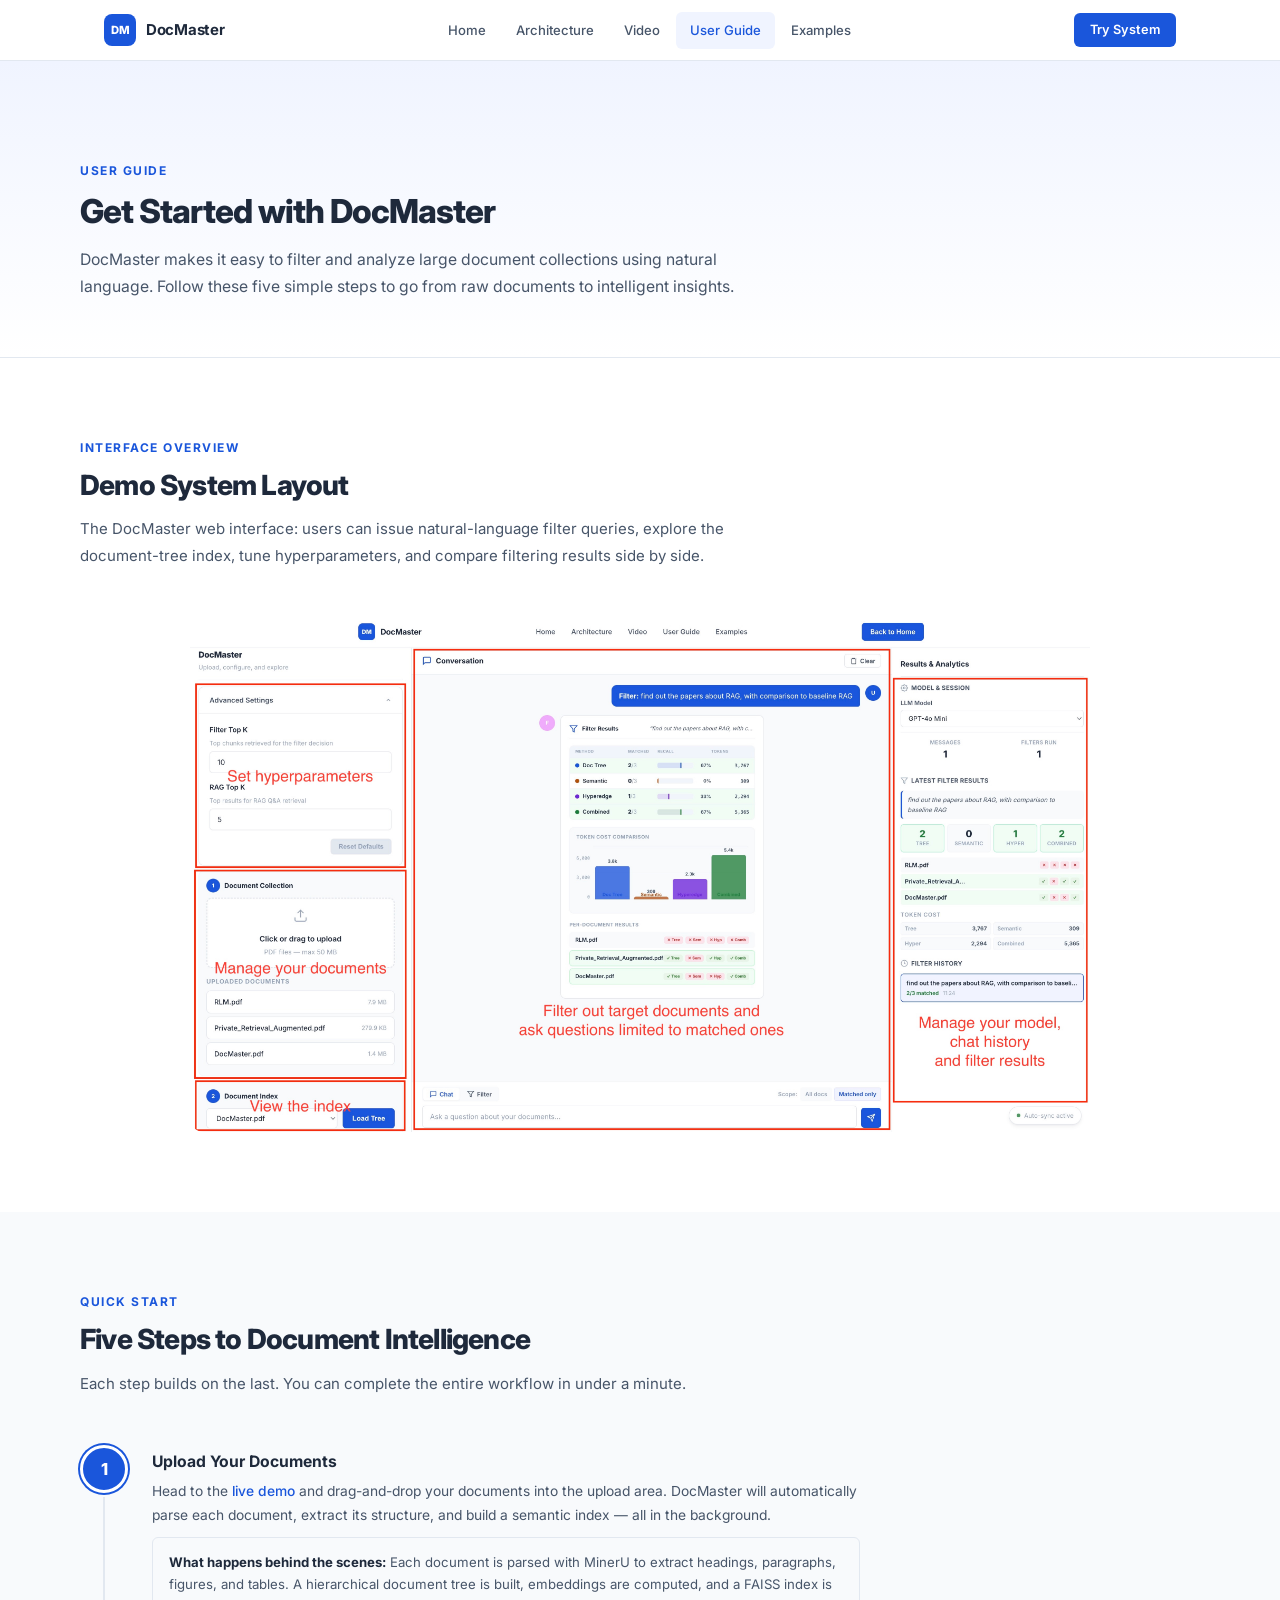
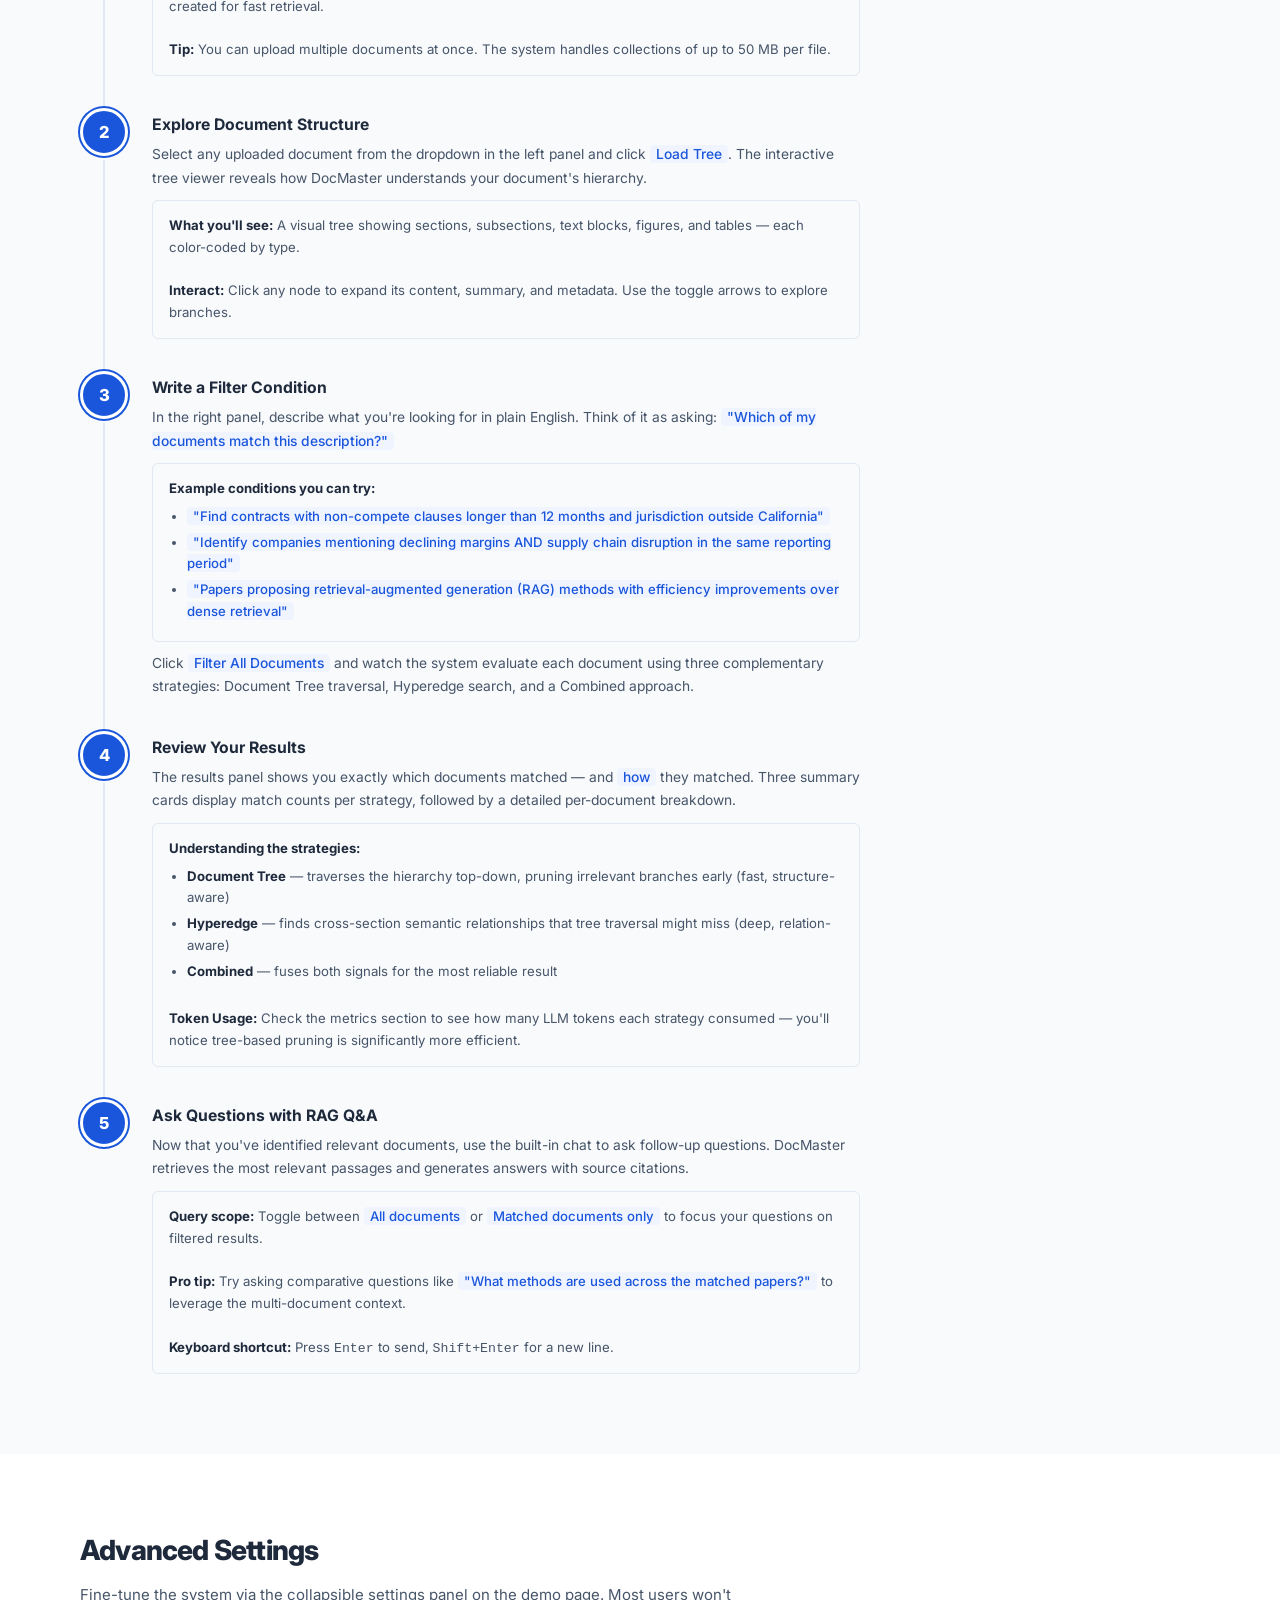
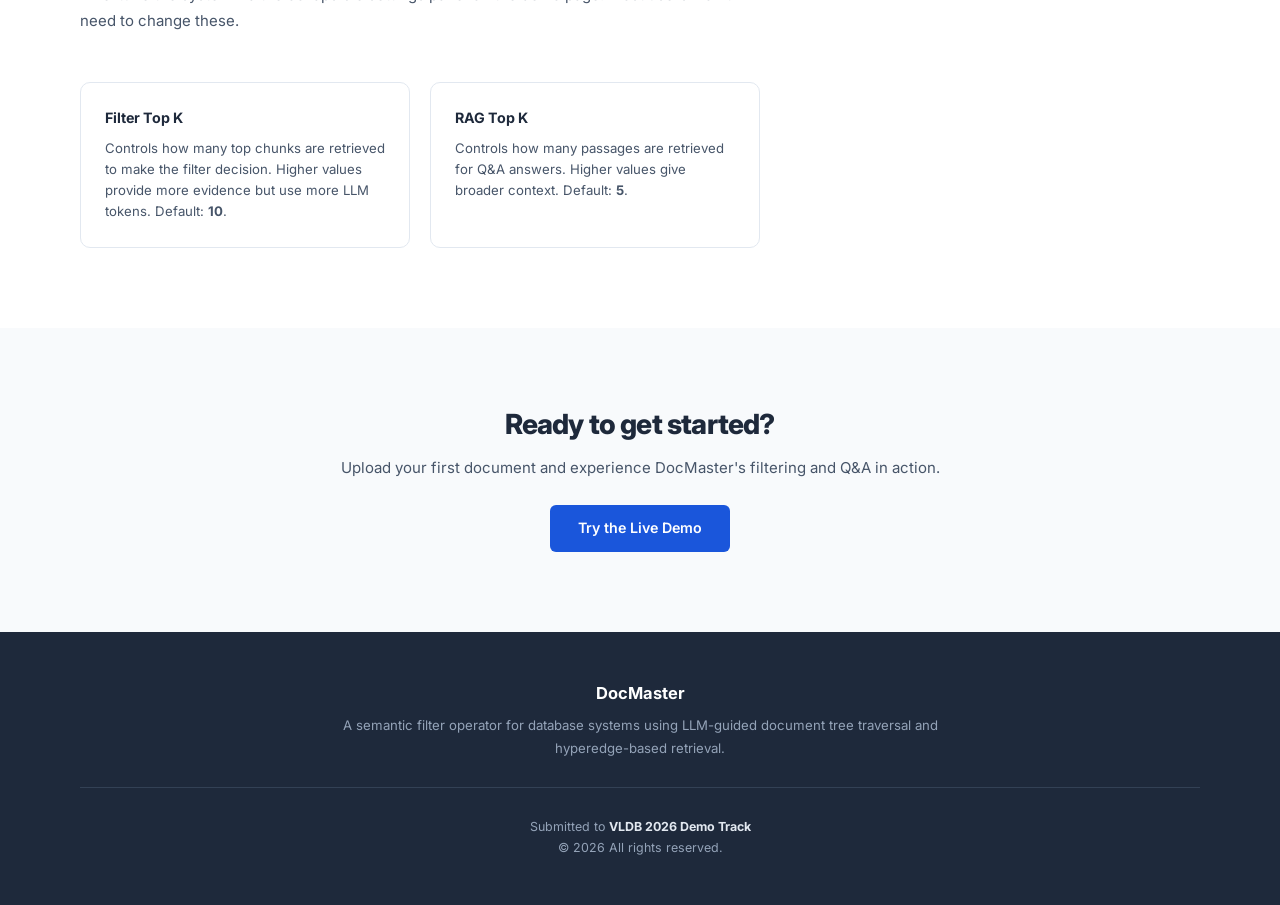
<file: guide.html>
<!DOCTYPE html>
<html lang="en">
<head>
    <meta charset="UTF-8">
    <meta name="viewport" content="width=device-width, initial-scale=1.0">
    <title>DocMaster &mdash; User Guide</title>
    <link rel="preconnect" href="https://fonts.googleapis.com">
    <link href="https://fonts.googleapis.com/css2?family=Inter:wght@300;400;500;600;700;800&display=swap" rel="stylesheet">
    <link rel="stylesheet" href="style.css">
</head>
<body data-page="guide">

    <nav id="main-nav"></nav>

    <!-- Page Header -->
    <section class="subpage-hero">
        <div class="container">
            <div class="section-label">User Guide</div>
            <h1 class="subpage-title">Get Started with DocMaster</h1>
            <p class="subpage-desc">
                DocMaster makes it easy to filter and analyze large document collections using natural language.
                Follow these five simple steps to go from raw documents to intelligent insights.
            </p>
        </div>
    </section>

    <!-- Demo System Layout Figure -->
    <section class="section">
        <div class="container">
            <div class="section-header">
                <div class="section-label">Interface Overview</div>
                <h2 class="section-title">Demo System Layout</h2>
                <p class="section-desc">
                    The DocMaster web interface: users can issue natural-language filter queries, explore the document-tree index, tune hyperparameters, and compare filtering results side by side.
                </p>
            </div>
        <div class="arch-figure-wrapper">
          <figure class="figure figure-large">
            <img
              src="figures/system.jpg"
              alt="Demo system layout"
              loading="lazy"
            />
          </figure>
        </div>
        </div>
    </section>

    <!-- Quick Start -->
    <section class="section section-alt">
        <div class="container">
            <div class="section-header">
                <div class="section-label">Quick Start</div>
                <h2 class="section-title">Five Steps to Document Intelligence</h2>
                <p class="section-desc">Each step builds on the last. You can complete the entire workflow in under a minute.</p>
            </div>

            <div class="guide-steps">
                <div class="guide-step">
                    <div class="guide-step-number">1</div>
                    <div class="guide-step-content">
                        <h3>Upload Your Documents</h3>
                        <p>Head to the <a href="demo.html">live demo</a> and drag-and-drop your documents into the upload area. DocMaster will automatically parse each document, extract its structure, and build a semantic index &mdash; all in the background.</p>
                        <div class="guide-detail-box">
                            <strong>What happens behind the scenes:</strong> Each document is parsed with MinerU to extract headings, paragraphs, figures, and tables. A hierarchical document tree is built, embeddings are computed, and a FAISS index is created for fast retrieval.<br><br>
                            <strong>Tip:</strong> You can upload multiple documents at once. The system handles collections of up to 50 MB per file.
                        </div>
                    </div>
                </div>

                <div class="guide-step">
                    <div class="guide-step-number">2</div>
                    <div class="guide-step-content">
                        <h3>Explore Document Structure</h3>
                        <p>Select any uploaded document from the dropdown in the left panel and click <em>Load Tree</em>. The interactive tree viewer reveals how DocMaster understands your document's hierarchy.</p>
                        <div class="guide-detail-box">
                            <strong>What you'll see:</strong> A visual tree showing sections, subsections, text blocks, figures, and tables &mdash; each color-coded by type.<br><br>
                            <strong>Interact:</strong> Click any node to expand its content, summary, and metadata. Use the toggle arrows to explore branches.
                        </div>
                    </div>
                </div>

                <div class="guide-step">
                    <div class="guide-step-number">3</div>
                    <div class="guide-step-content">
                        <h3>Write a Filter Condition</h3>
                        <p>In the right panel, describe what you're looking for in plain English. Think of it as asking: <em>"Which of my documents match this description?"</em></p>
                        <div class="guide-detail-box">
                            <strong>Example conditions you can try:</strong>
                            <ul>
                                <li><em>"Find contracts with non-compete clauses longer than 12 months and jurisdiction outside California"</em></li>
                                <li><em>"Identify companies mentioning declining margins AND supply chain disruption in the same reporting period"</em></li>
                                <li><em>"Papers proposing retrieval-augmented generation (RAG) methods with efficiency improvements over dense retrieval"</em></li>
                            </ul>
                        </div>
                        <p style="margin-top:10px;">Click <em>Filter All Documents</em> and watch the system evaluate each document using three complementary strategies: Document Tree traversal, Hyperedge search, and a Combined approach.</p>
                    </div>
                </div>

                <div class="guide-step">
                    <div class="guide-step-number">4</div>
                    <div class="guide-step-content">
                        <h3>Review Your Results</h3>
                        <p>The results panel shows you exactly which documents matched &mdash; and <em>how</em> they matched. Three summary cards display match counts per strategy, followed by a detailed per-document breakdown.</p>
                        <div class="guide-detail-box">
                            <strong>Understanding the strategies:</strong>
                            <ul>
                                <li><strong>Document Tree</strong> &mdash; traverses the hierarchy top-down, pruning irrelevant branches early (fast, structure-aware)</li>
                                <li><strong>Hyperedge</strong> &mdash; finds cross-section semantic relationships that tree traversal might miss (deep, relation-aware)</li>
                                <li><strong>Combined</strong> &mdash; fuses both signals for the most reliable result</li>
                            </ul>
                            <br>
                            <strong>Token Usage:</strong> Check the metrics section to see how many LLM tokens each strategy consumed &mdash; you'll notice tree-based pruning is significantly more efficient.
                        </div>
                    </div>
                </div>

                <div class="guide-step">
                    <div class="guide-step-number">5</div>
                    <div class="guide-step-content">
                        <h3>Ask Questions with RAG Q&amp;A</h3>
                        <p>Now that you've identified relevant documents, use the built-in chat to ask follow-up questions. DocMaster retrieves the most relevant passages and generates answers with source citations.</p>
                        <div class="guide-detail-box">
                            <strong>Query scope:</strong> Toggle between <em>All documents</em> or <em>Matched documents only</em> to focus your questions on filtered results.<br><br>
                            <strong>Pro tip:</strong> Try asking comparative questions like <em>"What methods are used across the matched papers?"</em> to leverage the multi-document context.<br><br>
                            <strong>Keyboard shortcut:</strong> Press <kbd>Enter</kbd> to send, <kbd>Shift+Enter</kbd> for a new line.
                        </div>
                    </div>
                </div>
            </div>
        </div>
    </section>

    <!-- Configuration -->
    <section class="section">
        <div class="container">
            <div class="section-header">
                <h2 class="section-title">Advanced Settings</h2>
                <p class="section-desc">
                    Fine-tune the system via the collapsible settings panel on the demo page. Most users won't need to change these.
                </p>
            </div>
            <div class="settings-guide-grid">
                <div class="settings-guide-item">
                    <h4>Filter Top K</h4>
                    <p>Controls how many top chunks are retrieved to make the filter decision. Higher values provide more evidence but use more LLM tokens. Default: <strong>10</strong>.</p>
                </div>
                <div class="settings-guide-item">
                    <h4>RAG Top K</h4>
                    <p>Controls how many passages are retrieved for Q&amp;A answers. Higher values give broader context. Default: <strong>5</strong>.</p>
                </div>
            </div>
        </div>
    </section>

    <!-- CTA -->
    <section class="section section-alt" style="text-align:center;">
        <div class="container">
            <h2 class="section-title">Ready to get started?</h2>
            <p class="section-desc" style="margin: 0 auto 24px;">Upload your first document and experience DocMaster's filtering and Q&amp;A in action.</p>
            <a href="demo.html" class="btn-primary">Try the Live Demo</a>
        </div>
    </section>

    <footer id="main-footer"></footer>

    <script src="template.js"></script>
</body>
</html>
</file>
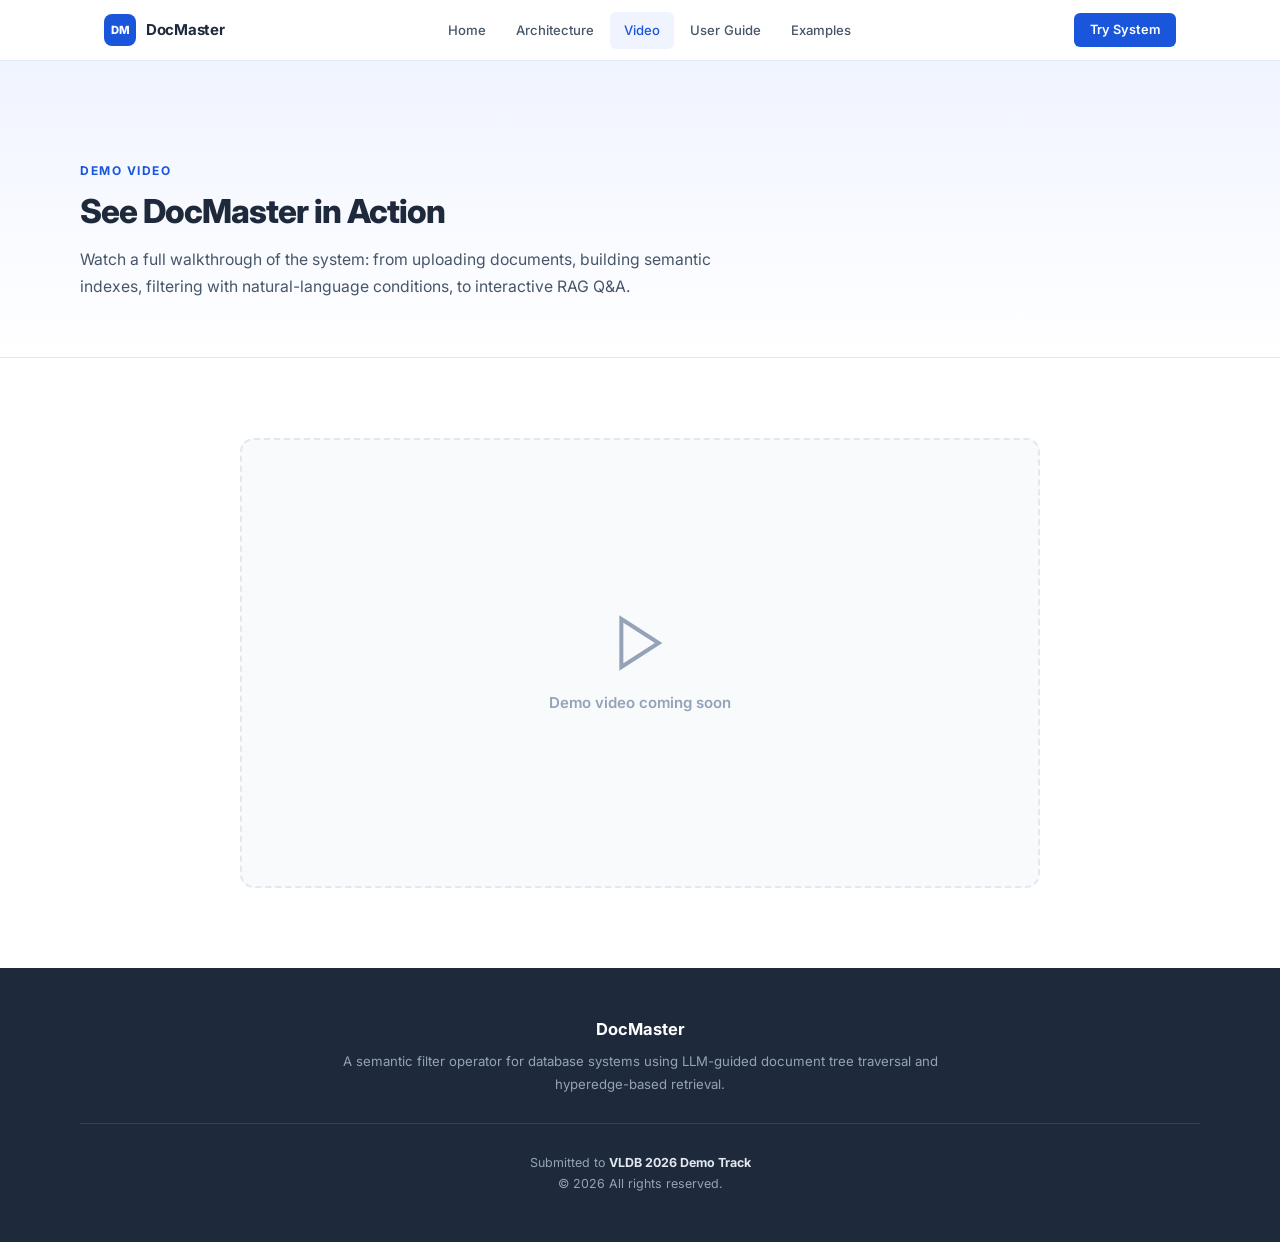
<file: video.html>
<!DOCTYPE html>
<html lang="en">
<head>
    <meta charset="UTF-8">
    <meta name="viewport" content="width=device-width, initial-scale=1.0">
    <title>DocMaster &mdash; Video</title>
    <link rel="preconnect" href="https://fonts.googleapis.com">
    <link href="https://fonts.googleapis.com/css2?family=Inter:wght@300;400;500;600;700;800&display=swap" rel="stylesheet">
    <link rel="stylesheet" href="style.css">
</head>
<body data-page="video">

    <nav id="main-nav"></nav>

    <!-- Page Header -->
    <section class="subpage-hero">
        <div class="container">
            <div class="section-label">Demo Video</div>
            <h1 class="subpage-title">See DocMaster in Action</h1>
            <p class="subpage-desc">
                Watch a full walkthrough of the system: from uploading documents, building semantic indexes,
                filtering with natural-language conditions, to interactive RAG Q&amp;A.
            </p>
        </div>
    </section>

    <!-- Video -->
    <section class="section">
        <div class="container">
            <div class="video-wrapper">
                <div class="video-placeholder" id="videoPlaceholder">
                    <svg width="64" height="64" viewBox="0 0 24 24" fill="none" stroke="currentColor" stroke-width="1.5">
                        <polygon points="5 3 19 12 5 21 5 3"/>
                    </svg>
                    <p>Demo video coming soon</p>
                </div>
            </div>
        </div>
    </section>

    <footer id="main-footer"></footer>

    <script src="template.js"></script>
</body>
</html>
</file>
<file: style.css>
/* ================================================================
   SemanticFilter — Professional Academic Demo Stylesheet
   ================================================================ */

*, *::before, *::after { margin: 0; padding: 0; box-sizing: border-box; }

:root {
    --primary: #1a56db;
    --primary-dark: #1e40af;
    --primary-light: #f0f4ff;
    --primary-subtle: #e0e7ff;
    --accent: #0e7490;
    --text: #1e293b;
    --text-secondary: #475569;
    --text-muted: #94a3b8;
    --border: #e2e8f0;
    --border-light: #f1f5f9;
    --bg: #f8fafc;
    --bg-alt: #f1f5f9;
    --white: #ffffff;
    --success: #15803d;
    --success-bg: #f0fdf4;
    --error: #b91c1c;
    --error-bg: #fef2f2;
    --shadow-xs: 0 1px 2px rgba(0,0,0,0.04);
    --shadow-sm: 0 1px 3px rgba(0,0,0,0.05), 0 1px 2px rgba(0,0,0,0.03);
    --shadow: 0 4px 6px -1px rgba(0,0,0,0.06), 0 2px 4px -2px rgba(0,0,0,0.04);
    --shadow-md: 0 10px 15px -3px rgba(0,0,0,0.06), 0 4px 6px -4px rgba(0,0,0,0.04);
    --shadow-lg: 0 20px 25px -5px rgba(0,0,0,0.06), 0 8px 10px -6px rgba(0,0,0,0.03);
    --radius: 6px;
    --radius-lg: 10px;
    --radius-xl: 14px;
    --font: 'Inter', -apple-system, BlinkMacSystemFont, 'Segoe UI', sans-serif;
    --max-width: 1120px;
    --transition: 0.2s ease;

    /* Academic method colors — muted, paper-friendly */
    --color-tree: #1a56db;
    --color-semantic: #b45309;
    --color-hyperedge: #6d28d9;
    --color-combined: #15803d;
}

html { scroll-behavior: smooth; }

body {
    font-family: var(--font);
    background: var(--white);
    color: var(--text);
    line-height: 1.6;
    font-size: 15px;
    -webkit-font-smoothing: antialiased;
    -moz-osx-font-smoothing: grayscale;
}

/* ── Navigation ── */
nav {
    position: sticky;
    top: 0;
    z-index: 100;
    background: rgba(255,255,255,0.92);
    backdrop-filter: blur(12px);
    -webkit-backdrop-filter: blur(12px);
    border-bottom: 1px solid var(--border);
}

.nav-inner {
    max-width: var(--max-width);
    margin: 0 auto;
    padding: 0 24px;
    height: 60px;
    display: flex;
    align-items: center;
    justify-content: space-between;
}

.nav-brand {
    display: flex;
    align-items: center;
    gap: 10px;
    font-size: 1em;
    font-weight: 700;
    color: var(--text);
    text-decoration: none;
    letter-spacing: -0.3px;
}

.nav-logo {
    display: inline-flex;
    align-items: center;
    justify-content: center;
    width: 32px;
    height: 32px;
    background: var(--primary);
    color: white;
    border-radius: 8px;
    font-size: 0.75em;
    font-weight: 800;
    letter-spacing: 0;
}

.nav-links {
    display: flex;
    gap: 2px;
    list-style: none;
}

.nav-links a {
    display: block;
    padding: 8px 14px;
    font-size: 0.875em;
    font-weight: 500;
    color: var(--text-secondary);
    text-decoration: none;
    border-radius: 6px;
    transition: color var(--transition), background var(--transition);
}

.nav-links a:hover {
    color: var(--primary);
    background: var(--primary-light);
}

.nav-cta {
    display: inline-flex;
    align-items: center;
    padding: 7px 16px;
    font-size: 0.85em;
    font-weight: 600;
    color: white;
    background: var(--primary);
    text-decoration: none;
    border-radius: 6px;
    transition: background var(--transition);
}

.nav-cta:hover {
    background: var(--primary-dark);
}

/* ── Hero ── */
.hero {
    background: linear-gradient(180deg, var(--primary-light) 0%, var(--white) 100%);
    border-bottom: 1px solid var(--border);
    padding: 80px 24px 72px;
    text-align: center;
}

.hero-inner {
    max-width: 800px;
    margin: 0 auto;
}

.hero-badge {
    display: inline-flex;
    align-items: center;
    gap: 8px;
    background: var(--primary);
    color: white;
    padding: 6px 18px;
    border-radius: 24px;
    font-size: 0.75em;
    font-weight: 700;
    letter-spacing: 1px;
    text-transform: uppercase;
    margin-bottom: 28px;
}

.hero h1 {
    font-size: 2.75em;
    font-weight: 800;
    color: var(--text);
    letter-spacing: -1.5px;
    line-height: 1.15;
    margin-bottom: 24px;
}

.hero-abstract {
    font-size: 1.05em;
    color: var(--text-secondary);
    line-height: 1.75;
    max-width: 680px;
    margin: 0 auto 36px;
}

.hero-abstract strong {
    color: var(--primary);
    font-weight: 600;
}

.hero-actions {
    display: flex;
    justify-content: center;
    gap: 12px;
    flex-wrap: wrap;
}

.btn-primary, .btn-outline {
    display: inline-flex;
    align-items: center;
    gap: 8px;
    padding: 12px 28px;
    border-radius: var(--radius);
    font-size: 0.95em;
    font-weight: 600;
    text-decoration: none;
    border: none;
    cursor: pointer;
    transition: all var(--transition);
}

.btn-primary {
    background: var(--primary);
    color: white;
}

.btn-primary:hover {
    background: var(--primary-dark);
    box-shadow: 0 4px 14px rgba(37,99,235,0.3);
    transform: translateY(-1px);
}

.btn-outline {
    background: white;
    color: var(--primary);
    border: 1.5px solid var(--primary);
}

.btn-outline:hover {
    background: var(--primary-light);
    transform: translateY(-1px);
}

/* ── Sections ── */
.section {
    padding: 80px 24px;
}

.section-alt {
    background: var(--bg);
}

.container {
    max-width: var(--max-width);
    margin: 0 auto;
}

.section-header {
    margin-bottom: 48px;
}

.section-label {
    font-size: 0.8em;
    font-weight: 700;
    letter-spacing: 1.5px;
    text-transform: uppercase;
    color: var(--primary);
    margin-bottom: 12px;
}

.section-title {
    font-size: 1.85em;
    font-weight: 800;
    letter-spacing: -0.8px;
    color: var(--text);
    margin-bottom: 14px;
    line-height: 1.2;
}

.section-desc {
    font-size: 1em;
    color: var(--text-secondary);
    line-height: 1.75;
    max-width: 680px;
}

/* ── Overview Cards ── */
.overview-grid {
    display: grid;
    grid-template-columns: repeat(3, 1fr);
    gap: 20px;
}

.overview-card {
    background: white;
    border: 1px solid var(--border);
    border-radius: var(--radius-lg);
    padding: 28px 24px;
    transition: box-shadow var(--transition), transform var(--transition);
}

.overview-card:hover {
    box-shadow: var(--shadow-md);
    transform: translateY(-3px);
}

.card-icon {
    width: 44px;
    height: 44px;
    border-radius: 10px;
    display: flex;
    align-items: center;
    justify-content: center;
    margin-bottom: 16px;
}

.icon-blue { background: var(--primary-subtle); color: var(--primary); }
.icon-teal { background: #ccfbf1; color: #0d9488; }
.icon-purple { background: #f3e8ff; color: #7c3aed; }
.icon-green { background: #dcfce7; color: #16a34a; }
.icon-orange { background: #ffedd5; color: #ea580c; }

.overview-card h3 {
    font-size: 0.95em;
    font-weight: 700;
    color: var(--text);
    margin-bottom: 8px;
}

.overview-card p {
    font-size: 0.875em;
    color: var(--text-secondary);
    line-height: 1.65;
}

/* ── Capabilities Tiers ── */
.capabilities-tiers {
    max-width: 800px;
}

.tier {
    background: white;
    border: 1px solid var(--border);
    border-radius: var(--radius-lg);
    padding: 28px 32px;
    transition: box-shadow var(--transition);
}

.tier:hover {
    box-shadow: var(--shadow);
}

.tier-header {
    display: flex;
    gap: 20px;
    align-items: flex-start;
}

.tier-number {
    flex-shrink: 0;
    width: 40px;
    height: 40px;
    background: var(--primary);
    color: white;
    border-radius: 10px;
    display: flex;
    align-items: center;
    justify-content: center;
    font-size: 1em;
    font-weight: 800;
}

.tier-info h3 {
    font-size: 1.05em;
    font-weight: 700;
    color: var(--text);
    margin-bottom: 6px;
}

.tier-info p {
    font-size: 0.9em;
    color: var(--text-secondary);
    line-height: 1.65;
}

.tier-tags {
    display: flex;
    flex-wrap: wrap;
    gap: 8px;
    margin-top: 16px;
    padding-left: 60px;
}

.tier-tag {
    display: inline-block;
    padding: 4px 12px;
    background: var(--primary-light);
    color: var(--primary);
    border-radius: 20px;
    font-size: 0.8em;
    font-weight: 600;
}

.tier-connector {
    width: 2px;
    height: 28px;
    background: var(--border);
    margin: 0 0 0 48px;
}

/* ── Architecture ── */
.arch-layout {
    display: grid;
    grid-template-columns: 1fr 1fr;
    gap: 48px;
    align-items: start;
}

.pipeline-steps {
    display: flex;
    flex-direction: column;
}

.pipeline-step {
    display: flex;
    gap: 16px;
    position: relative;
}

.pipeline-step:not(:last-child)::before {
    content: '';
    position: absolute;
    left: 19px;
    top: 44px;
    bottom: 0;
    width: 2px;
    background: var(--border);
}

.step-dot {
    flex-shrink: 0;
    width: 38px;
    height: 38px;
    border-radius: 50%;
    background: var(--primary);
    color: white;
    font-size: 0.82em;
    font-weight: 700;
    display: flex;
    align-items: center;
    justify-content: center;
    border: 3px solid white;
    box-shadow: 0 0 0 2px var(--primary);
    z-index: 1;
}

.step-body {
    padding-bottom: 28px;
}

.step-body h4 {
    font-size: 0.95em;
    font-weight: 700;
    color: var(--text);
    margin-bottom: 4px;
}

.step-body p {
    font-size: 0.875em;
    color: var(--text-secondary);
    line-height: 1.65;
}

.arch-diagram {
    background: white;
    border: 1px solid var(--border);
    border-radius: var(--radius-lg);
    padding: 28px 24px;
    box-shadow: var(--shadow-sm);
}

.arch-diagram h4 {
    font-size: 0.8em;
    font-weight: 700;
    text-transform: uppercase;
    letter-spacing: 1px;
    color: var(--primary);
    margin-bottom: 20px;
}

.arch-layer {
    background: var(--bg);
    border: 1px solid var(--border);
    border-radius: 8px;
    padding: 14px 16px;
}

.arch-layer-title {
    font-weight: 700;
    color: var(--text);
    margin-bottom: 8px;
    font-size: 0.88em;
}

.arch-layer-items {
    display: flex;
    flex-wrap: wrap;
    gap: 6px;
}

.arch-tag {
    background: white;
    color: var(--text-secondary);
    padding: 3px 10px;
    border-radius: 20px;
    font-size: 0.8em;
    font-weight: 500;
    border: 1px solid var(--border);
}

.arch-arrow {
    display: flex;
    justify-content: center;
    color: var(--text-muted);
    padding: 8px 0;
}

/* ── Demo Panel ── */
.demo-panel {
    background: white;
    border: 1px solid var(--border);
    border-radius: var(--radius-xl);
    box-shadow: var(--shadow-lg);
    overflow: hidden;
}

.demo-panel-header {
    background: linear-gradient(135deg, var(--primary) 0%, #3b82f6 50%, #0ea5e9 100%);
    padding: 24px 32px;
    color: white;
}

.demo-panel-header h3 {
    font-size: 1.1em;
    font-weight: 700;
    margin-bottom: 2px;
}

.demo-panel-header p {
    font-size: 0.85em;
    opacity: 0.85;
}

.demo-panel-body {
    padding: 28px;
}

/* Step cards */
.demo-step-card {
    background: var(--bg);
    border: 1px solid var(--border);
    border-radius: var(--radius-lg);
    padding: 24px;
    margin-bottom: 16px;
}

.demo-step-title {
    display: flex;
    align-items: center;
    gap: 10px;
    font-weight: 700;
    font-size: 0.95em;
    color: var(--text);
    margin-bottom: 16px;
}

.step-num {
    display: inline-flex;
    align-items: center;
    justify-content: center;
    width: 26px;
    height: 26px;
    background: var(--primary);
    color: white;
    border-radius: 50%;
    font-size: 0.8em;
    font-weight: 700;
    flex-shrink: 0;
}

/* Upload area */
.upload-area {
    border: 2px dashed var(--border);
    border-radius: var(--radius-lg);
    padding: 40px 24px;
    text-align: center;
    cursor: pointer;
    transition: all var(--transition);
    background: white;
}

.upload-area:hover {
    border-color: var(--primary);
    background: var(--primary-light);
}

.upload-area.dragover {
    border-color: var(--primary);
    background: var(--primary-subtle);
    border-style: solid;
}

#fileInput { display: none; }

.upload-icon {
    color: var(--text-muted);
    margin-bottom: 12px;
}

.upload-area:hover .upload-icon { color: var(--primary); }

.upload-text-main {
    font-size: 0.95em;
    font-weight: 600;
    color: var(--text);
    margin-bottom: 4px;
}

.upload-text-sub {
    font-size: 0.83em;
    color: var(--text-muted);
}

/* Form controls */
input[type="text"], input[type="number"], textarea, select {
    width: 100%;
    padding: 11px 14px;
    border: 1px solid var(--border);
    border-radius: var(--radius);
    font-size: 0.92em;
    font-family: inherit;
    color: var(--text);
    background: white;
    transition: border-color var(--transition), box-shadow var(--transition);
}

input[type="text"]:focus, input[type="number"]:focus, textarea:focus, select:focus {
    outline: none;
    border-color: var(--primary);
    box-shadow: 0 0 0 3px rgba(37,99,235,0.1);
}

input::placeholder, textarea::placeholder { color: var(--text-muted); }

.btn {
    background: var(--primary);
    color: white;
    padding: 12px 28px;
    border: none;
    border-radius: var(--radius);
    font-size: 0.92em;
    font-weight: 600;
    cursor: pointer;
    transition: all var(--transition);
    margin-top: 12px;
    display: inline-flex;
    align-items: center;
    gap: 8px;
}

.btn:hover:not(:disabled) {
    background: var(--primary-dark);
    box-shadow: 0 4px 12px rgba(37,99,235,0.25);
}

.btn:disabled { opacity: 0.5; cursor: not-allowed; }

.btn-small {
    background: var(--primary);
    color: white;
    padding: 9px 18px;
    border: none;
    border-radius: var(--radius);
    font-size: 0.88em;
    font-weight: 600;
    cursor: pointer;
    transition: background var(--transition);
    white-space: nowrap;
}

.btn-small:hover:not(:disabled) { background: var(--primary-dark); }
.btn-small:disabled { opacity: 0.5; cursor: not-allowed; }

/* Status */
.status {
    padding: 12px 16px;
    border-radius: var(--radius);
    margin-top: 12px;
    font-size: 0.88em;
    font-weight: 500;
    display: flex;
    align-items: center;
    gap: 8px;
}

.status.info { background: var(--primary-light); color: #1e40af; border: 1px solid var(--primary-subtle); }
.status.success { background: var(--success-bg); color: #065f46; border: 1px solid #a7f3d0; }
.status.error { background: var(--error-bg); color: #991b1b; border: 1px solid #fecaca; }

/* Document list */
.document-list { margin-top: 16px; }

.doc-list-label {
    font-size: 0.78em;
    font-weight: 700;
    text-transform: uppercase;
    letter-spacing: 0.8px;
    color: var(--text-muted);
    margin-bottom: 8px;
}

.document-item {
    display: flex;
    justify-content: space-between;
    align-items: center;
    padding: 10px 14px;
    background: white;
    border: 1px solid var(--border);
    border-radius: 8px;
    margin-bottom: 6px;
    font-size: 0.88em;
}

.document-name { font-weight: 500; color: var(--text); }
.document-size { color: var(--text-muted); font-size: 0.85em; }

/* Results */
.results { display: none; }
.results.show { display: block; animation: fadeIn 0.4s ease; }

@keyframes fadeIn {
    from { opacity: 0; transform: translateY(10px); }
    to { opacity: 1; transform: translateY(0); }
}

.results-summary {
    display: grid;
    grid-template-columns: repeat(3, 1fr);
    gap: 14px;
    margin-bottom: 24px;
}

.result-item {
    padding: 20px;
    border-radius: var(--radius-lg);
    text-align: center;
    border: 2px solid var(--border);
    background: white;
    transition: all var(--transition);
}

.result-item.match {
    background: var(--success-bg);
    border-color: #34d399;
}

.result-item.no-match {
    background: var(--error-bg);
    border-color: #fca5a5;
}

.result-item h4 {
    font-size: 0.75em;
    color: var(--text-muted);
    text-transform: uppercase;
    letter-spacing: 0.8px;
    font-weight: 700;
    margin-bottom: 10px;
}

.result-value {
    font-size: 2em;
    font-weight: 800;
    letter-spacing: -1px;
}

.result-item.match .result-value { color: var(--success); }
.result-item.no-match .result-value { color: var(--error); }

.result-sub {
    font-size: 0.75em;
    color: var(--text-muted);
    margin-top: 6px;
}

/* Doc results */
.filtered-docs { margin-top: 20px; }

.results-sub-label {
    font-size: 0.78em;
    font-weight: 700;
    text-transform: uppercase;
    letter-spacing: 0.8px;
    color: var(--text-muted);
    margin-bottom: 10px;
    padding-top: 20px;
    border-top: 1px solid var(--border);
}

.doc-result {
    background: white;
    border: 1px solid var(--border);
    border-radius: 8px;
    padding: 14px 16px;
    margin-bottom: 8px;
    display: flex;
    justify-content: space-between;
    align-items: center;
    font-size: 0.88em;
}

.doc-result.matched {
    background: var(--success-bg);
    border-color: #6ee7b7;
}

.doc-result-name { font-weight: 600; color: var(--text); }

.doc-result-strategies { display: flex; gap: 6px; }

.strategy-badge {
    padding: 3px 9px;
    border-radius: 4px;
    font-size: 0.78em;
    font-weight: 600;
}

.strategy-badge.match { background: var(--success); color: white; }
.strategy-badge.no-match { background: #e2e8f0; color: var(--text-muted); }

/* Metrics */
.metrics-grid {
    display: grid;
    grid-template-columns: repeat(3, 1fr);
    gap: 12px;
    margin-top: 20px;
    padding-top: 20px;
    border-top: 1px solid var(--border);
}

.metric {
    text-align: center;
    padding: 16px;
    background: white;
    border: 1px solid var(--border);
    border-radius: var(--radius);
}

.metric-value {
    font-size: 1.5em;
    font-weight: 800;
    color: var(--primary);
    letter-spacing: -0.5px;
}

.metric-label {
    font-size: 0.78em;
    color: var(--text-muted);
    margin-top: 6px;
    font-weight: 500;
}

/* Loading spinner */
.loading {
    display: inline-block;
    width: 14px;
    height: 14px;
    border: 2px solid rgba(255,255,255,0.3);
    border-radius: 50%;
    border-top-color: white;
    animation: spin 0.7s linear infinite;
    vertical-align: middle;
}

.loading-blue {
    border-color: rgba(37,99,235,0.2);
    border-top-color: var(--primary);
}

@keyframes spin { to { transform: rotate(360deg); } }

/* Settings */
.settings-panel {
    background: white;
    border: 1px solid var(--border);
    border-radius: var(--radius-lg);
    margin-bottom: 16px;
    overflow: hidden;
}

.settings-header {
    display: flex;
    justify-content: space-between;
    align-items: center;
    padding: 14px 20px;
    cursor: pointer;
    user-select: none;
    border-bottom: 1px solid transparent;
    transition: background var(--transition);
}

.settings-header:hover { background: var(--bg); }
.settings-header.open { border-bottom-color: var(--border); }

.settings-title {
    font-size: 0.88em;
    font-weight: 600;
    color: var(--text-secondary);
}

.settings-toggle {
    color: var(--text-muted);
    transition: transform var(--transition);
    display: flex;
    align-items: center;
}

.settings-toggle.open { transform: rotate(180deg); }

.settings-content {
    display: grid;
    grid-template-columns: repeat(auto-fit, minmax(200px, 1fr));
    gap: 16px;
    padding: 0 20px;
    max-height: 0;
    overflow: hidden;
    transition: max-height 0.3s ease, padding 0.3s ease;
}

.settings-content.show { max-height: 300px; padding: 20px; }

.setting-item { display: flex; flex-direction: column; gap: 6px; }
.setting-label { font-size: 0.88em; font-weight: 600; color: var(--text); }
.setting-description { font-size: 0.78em; color: var(--text-muted); }

.settings-reset {
    padding: 7px 14px;
    background: var(--bg);
    color: var(--text-muted);
    border: 1px solid var(--border);
    border-radius: 6px;
    font-size: 0.82em;
    cursor: pointer;
    font-weight: 600;
    transition: background var(--transition);
    align-self: flex-end;
    margin-top: auto;
}

.settings-reset:hover { background: var(--border); }

/* Tree viewer */
.tree-controls {
    display: flex;
    gap: 10px;
    margin-bottom: 12px;
}

.tree-select {
    flex: 1;
    padding: 9px 14px;
    border: 1px solid var(--border);
    border-radius: var(--radius);
    font-size: 0.88em;
    background: white;
    cursor: pointer;
}

.tree-select:focus {
    outline: none;
    border-color: var(--primary);
    box-shadow: 0 0 0 3px rgba(37,99,235,0.1);
}

.tree-viewer {
    background: white;
    border: 1px solid var(--border);
    border-radius: var(--radius);
    padding: 16px;
    max-height: 500px;
    overflow: auto;
    display: none;
}

.tree-stats {
    background: var(--bg);
    padding: 8px 10px;
    border-radius: 6px;
    margin-bottom: 10px;
    display: flex;
    align-items: center;
    gap: 12px;
    font-size: 0.78em;
    color: var(--text-secondary);
    border: 1px solid var(--border);
    flex-wrap: wrap;
}

/* ── SVG Tree Graph Visualization ── */
.tree-svg-wrapper {
    overflow: hidden;
    position: relative;
    padding: 8px 0;
}

.tree-svg {
    display: block;
    min-width: 100%;
    font-family: var(--font);
}

.tree-view-btn {
    display: inline-flex;
    align-items: center;
    gap: 4px;
    padding: 4px 10px;
    font-size: 0.78em;
    font-weight: 600;
    color: var(--primary);
    background: white;
    border: 1.5px solid var(--primary-subtle);
    border-radius: 6px;
    cursor: pointer;
    transition: all 0.2s ease;
    margin-left: auto;
}

.tree-view-btn:hover {
    background: var(--primary);
    color: white;
    border-color: var(--primary);
}

.tree-toolbar {
    display: flex;
    align-items: center;
    gap: 4px;
    margin-left: auto;
}

.tree-ctrl-btn {
    display: inline-flex;
    align-items: center;
    justify-content: center;
    width: 26px;
    height: 26px;
    padding: 0;
    color: var(--text-secondary);
    background: white;
    border: 1.5px solid var(--border);
    border-radius: 6px;
    cursor: pointer;
    transition: all 0.2s ease;
}

.tree-ctrl-btn:hover {
    color: var(--primary);
    border-color: var(--primary-subtle);
    background: var(--primary-bg);
}

/* ── Force graph (Obsidian-style) ── */
.tree-force-graph {
    overflow: hidden;
    max-height: none;
    position: relative;
}

.tree-force-graph-modal {
    flex: 1;
    max-height: none;
    padding: 0;
}

.force-graph-tooltip {
    position: absolute;
    background: rgba(15, 23, 42, 0.9);
    color: white;
    padding: 4px 8px;
    border-radius: 4px;
    font-size: 0.72em;
    pointer-events: none;
    white-space: nowrap;
    max-width: 280px;
    overflow: hidden;
    text-overflow: ellipsis;
    z-index: 20;
    backdrop-filter: blur(4px);
}

/* ── Panel stats view ── */
.tree-stats-panel {
    display: flex;
    flex-direction: column;
    gap: 12px;
}

.tree-stats-header {
    display: flex;
    align-items: center;
    gap: 8px;
}

.tree-stats-filename {
    font-size: 0.82em;
    font-weight: 600;
    color: var(--text);
    overflow: hidden;
    text-overflow: ellipsis;
    white-space: nowrap;
}

.tree-stats-summary {
    display: flex;
    gap: 8px;
}

.tree-stat-chip {
    flex: 1;
    display: flex;
    flex-direction: column;
    align-items: center;
    padding: 8px 4px;
    background: var(--bg);
    border: 1px solid var(--border);
    border-radius: 8px;
}

.tree-stat-chip-value {
    font-size: 1.2em;
    font-weight: 700;
    color: var(--text);
    line-height: 1;
}

.tree-stat-chip-label {
    font-size: 0.68em;
    color: var(--text-muted);
    margin-top: 2px;
    text-transform: uppercase;
    letter-spacing: 0.5px;
}

.tree-stats-breakdown {
    display: flex;
    flex-direction: column;
    gap: 4px;
}

.tree-stat-row {
    display: flex;
    align-items: center;
    gap: 8px;
    padding: 4px 8px;
    border-radius: 6px;
    background: var(--bg);
    font-size: 0.8em;
}

.tree-stat-type {
    color: var(--text-secondary);
    flex: 1;
    text-transform: capitalize;
}

.tree-stat-value {
    font-weight: 700;
    color: var(--text);
    font-size: 0.95em;
}

.tree-graph-btn {
    display: flex;
    align-items: center;
    justify-content: center;
    gap: 6px;
    padding: 10px 16px;
    font-size: 0.82em;
    font-weight: 600;
    color: var(--primary);
    background: var(--primary-bg);
    border: 1.5px solid var(--primary-subtle);
    border-radius: 8px;
    cursor: pointer;
    transition: all 0.2s ease;
    width: 100%;
}

.tree-graph-btn:hover {
    background: var(--primary);
    color: white;
    border-color: var(--primary);
}

/* Legend */
.tree-legend {
    display: flex;
    align-items: center;
    gap: 8px;
    flex-wrap: wrap;
}

.tree-legend-item {
    display: inline-flex;
    align-items: center;
    gap: 3px;
    font-size: 0.78em;
    color: var(--text-secondary);
}

.tree-legend-dot {
    width: 8px;
    height: 8px;
    border-radius: 50%;
    display: inline-block;
    flex-shrink: 0;
}

.tree-legend-count {
    color: var(--text-muted);
    font-size: 0.9em;
}

.tree-modal-legend {
    gap: 10px;
    padding: 4px 10px;
}

/* Modal graph body */
.tree-modal-graph-body {
    padding: 0;
    overflow: hidden;
    display: flex;
    flex-direction: column;
}

.tree-empty { text-align: center; color: var(--text-muted); padding: 28px; font-size: 0.88em; }

/* Node detail popup */
.tree-detail-popup {
    position: absolute;
    top: 50%;
    left: 50%;
    transform: translate(-50%, -50%);
    background: white;
    border: 1px solid var(--border);
    border-radius: var(--radius-lg);
    box-shadow: var(--shadow-lg);
    padding: 18px;
    max-width: 360px;
    width: 90%;
    z-index: 50;
    animation: detailPopIn 0.2s ease-out;
}

@keyframes detailPopIn {
    from { opacity: 0; transform: translate(-50%, -50%) scale(0.95); }
    to { opacity: 1; transform: translate(-50%, -50%) scale(1); }
}

.tree-detail-close {
    position: absolute;
    top: 8px;
    right: 12px;
    font-size: 18px;
    cursor: pointer;
    color: var(--text-muted);
    line-height: 1;
}

.tree-detail-close:hover { color: var(--text); }

.tree-detail-type {
    font-size: 0.72em;
    font-weight: 800;
    text-transform: uppercase;
    letter-spacing: 0.5px;
    margin-bottom: 10px;
}

.tree-detail-section { margin-bottom: 10px; }
.tree-detail-label {
    font-size: 0.7em;
    font-weight: 700;
    color: var(--text-muted);
    text-transform: uppercase;
    letter-spacing: 0.5px;
    margin-bottom: 3px;
}
.tree-detail-text {
    font-size: 0.84em;
    color: var(--text);
    line-height: 1.5;
    max-height: 120px;
    overflow-y: auto;
}

.tree-detail-meta {
    display: flex;
    flex-wrap: wrap;
    gap: 6px;
}

.tree-detail-tag {
    display: inline-block;
    padding: 3px 8px;
    background: var(--bg);
    border: 1px solid var(--border);
    border-radius: 12px;
    font-size: 0.72em;
    color: var(--text-secondary);
    font-weight: 600;
}

/* Index view tabs */
.index-view-tabs {
    display: flex;
    gap: 4px;
    padding: 4px;
    background: var(--bg);
    border-radius: 10px;
    margin-bottom: 10px;
    border: 1px solid var(--border);
}

.index-tab {
    flex: 1;
    display: flex;
    align-items: center;
    justify-content: center;
    gap: 5px;
    padding: 7px 10px;
    border: none;
    background: transparent;
    border-radius: 7px;
    font-size: 0.78em;
    font-weight: 600;
    color: var(--text-secondary);
    cursor: pointer;
    transition: all 0.2s ease;
    white-space: nowrap;
}

.index-tab:hover:not(.disabled) { background: white; color: var(--text); }
.index-tab.active { background: white; color: var(--primary); box-shadow: 0 1px 3px rgba(0,0,0,0.08); }
.index-tab.disabled { opacity: 0.4; cursor: not-allowed; }
.index-tab svg { flex-shrink: 0; }

/* Hyperedge view */
.hyperedge-container {
    display: flex;
    flex-direction: column;
    gap: 14px;
    max-height: 500px;
    overflow-y: auto;
    padding: 4px;
}

.hyperedge-section {
    background: white;
    border: 1px solid var(--border);
    border-radius: 10px;
    overflow: hidden;
}

.hyperedge-section-header {
    padding: 10px 14px;
    background: linear-gradient(135deg, #f8fafc, #f1f5f9);
    border-bottom: 1px solid var(--border);
    display: flex;
    align-items: center;
    justify-content: space-between;
    gap: 8px;
}

.hyperedge-section-title {
    font-weight: 700;
    font-size: 0.85em;
    color: var(--text);
    flex: 1;
    min-width: 0;
    overflow: hidden;
    text-overflow: ellipsis;
    white-space: nowrap;
}

.hyperedge-section-meta {
    font-size: 0.72em;
    color: var(--text-secondary);
    white-space: nowrap;
}

.hyperedge-group {
    padding: 10px 14px;
    border-left: 3px solid #6366f1;
    margin: 8px 10px;
    border-radius: 0 6px 6px 0;
    background: #fafbfc;
}

.hyperedge-group-header {
    display: flex;
    align-items: center;
    gap: 8px;
    margin-bottom: 6px;
}

.hyperedge-badge {
    display: inline-flex;
    align-items: center;
    justify-content: center;
    padding: 2px 8px;
    border-radius: 10px;
    font-size: 0.7em;
    font-weight: 700;
    color: white;
    min-width: 28px;
}

.hyperedge-node-count {
    font-size: 0.72em;
    color: var(--text-secondary);
}

.hyperedge-summary {
    font-size: 0.78em;
    color: #475569;
    line-height: 1.5;
    margin-bottom: 8px;
    font-style: italic;
    padding: 6px 8px;
    background: white;
    border-radius: 6px;
    border: 1px solid #e2e8f0;
}

.hyperedge-nodes {
    display: flex;
    flex-direction: column;
    gap: 4px;
}

.hyperedge-node-chip {
    display: flex;
    align-items: baseline;
    gap: 6px;
    padding: 5px 8px;
    background: white;
    border: 1px solid #e2e8f0;
    border-radius: 6px;
    cursor: pointer;
    transition: all 0.15s ease;
}

.hyperedge-node-chip:hover {
    border-color: var(--primary);
    box-shadow: 0 1px 4px rgba(37,99,235,0.1);
}

.hyperedge-chip-type {
    font-size: 0.65em;
    font-weight: 700;
    text-transform: uppercase;
    flex-shrink: 0;
}

.hyperedge-chip-text {
    font-size: 0.75em;
    color: var(--text-secondary);
    overflow: hidden;
    text-overflow: ellipsis;
    white-space: nowrap;
}

.hyperedge-must-links {
    margin-top: 6px;
    display: flex;
    align-items: center;
    gap: 6px;
    flex-wrap: wrap;
}

.must-link-label {
    font-size: 0.68em;
    font-weight: 600;
    color: #94a3b8;
}

.must-link-chip {
    font-size: 0.68em;
    padding: 2px 7px;
    background: #ede9fe;
    color: #6d28d9;
    border-radius: 8px;
    font-weight: 500;
}

/* Cluster view */
.cluster-container {
    display: flex;
    flex-direction: column;
    gap: 10px;
    max-height: 500px;
    overflow-y: auto;
    padding: 4px;
}

.cluster-section {
    background: white;
    border: 1px solid var(--border);
    border-left: 3px solid #6366f1;
    border-radius: 0 8px 8px 0;
    padding: 10px 12px;
}

.cluster-header {
    display: flex;
    align-items: center;
    gap: 8px;
    margin-bottom: 8px;
}

.cluster-badge {
    display: inline-flex;
    align-items: center;
    justify-content: center;
    padding: 2px 10px;
    border-radius: 10px;
    font-size: 0.72em;
    font-weight: 700;
    color: white;
}

.cluster-count {
    font-size: 0.72em;
    color: var(--text-secondary);
}

.cluster-nodes {
    display: flex;
    flex-direction: column;
    gap: 3px;
}

.cluster-node-chip {
    display: flex;
    align-items: baseline;
    gap: 6px;
    padding: 5px 8px;
    background: #f8fafc;
    border: 1px solid #e2e8f0;
    border-radius: 6px;
    cursor: pointer;
    transition: all 0.15s ease;
}

.cluster-node-chip:hover {
    border-color: var(--primary);
    background: white;
}

.cluster-chip-type {
    font-size: 0.65em;
    font-weight: 700;
    text-transform: uppercase;
    flex-shrink: 0;
}

.cluster-chip-text {
    font-size: 0.75em;
    color: var(--text-secondary);
    overflow: hidden;
    text-overflow: ellipsis;
    white-space: nowrap;
}

.cluster-constraints {
    background: #f8fafc;
    border: 1px solid var(--border);
    border-radius: 8px;
    padding: 10px 12px;
}

.cluster-constraint-title {
    font-size: 0.78em;
    font-weight: 700;
    color: var(--text);
    margin-bottom: 6px;
}

.cluster-constraint-summary {
    display: flex;
    gap: 8px;
}

.constraint-badge {
    font-size: 0.7em;
    padding: 3px 8px;
    border-radius: 8px;
    font-weight: 600;
}

.constraint-badge.must-link { background: #dcfce7; color: #16a34a; }
.constraint-badge.cannot-link { background: #fee2e2; color: #dc2626; }

/* Semantic tree hierarchy */
.sem-tree-node { margin-bottom: 6px; }

.sem-tree-node-header {
    display: flex;
    align-items: center;
    gap: 8px;
    padding: 6px 10px;
    border-left: 3px solid #6366f1;
    background: white;
    border-radius: 0 6px 6px 0;
    border-top: 1px solid #f1f5f9;
    border-bottom: 1px solid #f1f5f9;
    border-right: 1px solid #f1f5f9;
}

.sem-tree-badge {
    display: inline-flex;
    align-items: center;
    justify-content: center;
    padding: 2px 8px;
    border-radius: 10px;
    font-size: 0.7em;
    font-weight: 700;
    color: white;
}

.sem-tree-children-count {
    font-size: 0.7em;
    color: var(--text-secondary);
}

.sem-tree-summary {
    font-size: 0.76em;
    color: #475569;
    line-height: 1.5;
    font-style: italic;
    padding: 4px 8px;
    margin: 4px 0;
}

.sem-tree-leaf-nodes {
    display: flex;
    flex-direction: column;
    gap: 3px;
    margin: 4px 0;
}

/* Full-screen tree modal */
.tree-modal-overlay {
    position: fixed;
    inset: 0;
    background: rgba(0,0,0,0.4);
    backdrop-filter: blur(4px);
    z-index: 9999;
    display: flex;
    align-items: center;
    justify-content: center;
    opacity: 0;
    transition: opacity 0.25s ease;
}

.tree-modal-overlay.active { opacity: 1; }

.tree-modal {
    background: white;
    border-radius: var(--radius-xl);
    box-shadow: var(--shadow-lg);
    width: 92vw;
    height: 85vh;
    max-width: 1400px;
    display: flex;
    flex-direction: column;
    overflow: hidden;
    animation: modalSlideUp 0.3s ease-out;
}

@keyframes modalSlideUp {
    from { opacity: 0; transform: translateY(20px); }
    to { opacity: 1; transform: translateY(0); }
}

.tree-modal-header {
    display: flex;
    align-items: center;
    gap: 16px;
    padding: 14px 24px;
    border-bottom: 1px solid var(--border);
    background: var(--bg);
}

.tree-modal-header h3 {
    font-size: 1em;
    font-weight: 700;
    color: var(--text);
    white-space: nowrap;
}

/* Modal toolbar */
.tree-modal-toolbar {
    display: flex;
    align-items: center;
    gap: 8px;
    margin-left: auto;
}

.tree-toolbar-group {
    display: flex;
    align-items: center;
    gap: 4px;
    background: white;
    border: 1px solid var(--border);
    border-radius: 8px;
    padding: 3px 4px;
}

.tree-toolbar-btn {
    display: inline-flex;
    align-items: center;
    gap: 4px;
    padding: 5px 8px;
    font-size: 0.76em;
    font-weight: 600;
    color: var(--text-secondary);
    background: transparent;
    border: none;
    border-radius: 5px;
    cursor: pointer;
    transition: all 0.15s ease;
    white-space: nowrap;
}

.tree-toolbar-btn:hover {
    background: var(--primary-light);
    color: var(--primary);
}

.tree-toolbar-btn:active {
    transform: scale(0.95);
}

.tree-zoom-label {
    font-size: 0.74em;
    font-weight: 700;
    color: var(--text);
    min-width: 38px;
    text-align: center;
    user-select: none;
}

.tree-toolbar-divider {
    width: 1px;
    height: 24px;
    background: var(--border);
    margin: 0 2px;
}

.tree-modal-close {
    width: 32px;
    height: 32px;
    display: flex;
    align-items: center;
    justify-content: center;
    font-size: 20px;
    background: none;
    border: 1px solid var(--border);
    border-radius: 8px;
    cursor: pointer;
    color: var(--text-muted);
    transition: all 0.15s ease;
}

.tree-modal-close:hover {
    background: var(--error-bg);
    color: var(--error);
    border-color: var(--error);
}

.tree-modal-body {
    flex: 1;
    overflow: auto;
    padding: 16px;
    position: relative;
}

/* ── RAG Chat ── */
.chat-header-row {
    display: flex;
    justify-content: space-between;
    align-items: center;
    margin-bottom: 14px;
}

.chat-scope-bar {
    display: flex;
    align-items: center;
    gap: 10px;
    padding: 10px 14px;
    background: white;
    border: 1px solid var(--border);
    border-radius: var(--radius);
    margin-bottom: 14px;
    font-size: 0.86em;
    flex-wrap: wrap;
}

.chat-scope-label { color: var(--text-muted); font-weight: 600; white-space: nowrap; }
.chat-scope-options { display: flex; gap: 6px; flex-wrap: wrap; }

.scope-chip {
    padding: 4px 14px;
    border-radius: 20px;
    border: 1px solid var(--border);
    background: white;
    color: var(--text-muted);
    font-size: 0.83em;
    cursor: pointer;
    transition: all 0.15s;
    font-weight: 500;
}

.scope-chip:hover { border-color: var(--primary); color: var(--primary); }
.scope-chip.active { background: var(--primary); border-color: var(--primary); color: white; }

.chat-messages {
    min-height: 300px;
    max-height: 440px;
    overflow-y: auto;
    border: 1px solid var(--border);
    border-radius: var(--radius);
    padding: 16px;
    background: var(--bg);
    display: flex;
    flex-direction: column;
    gap: 14px;
    margin-bottom: 12px;
}

.chat-empty {
    display: flex;
    flex-direction: column;
    align-items: center;
    justify-content: center;
    height: 100%;
    min-height: 180px;
    color: var(--text-muted);
    text-align: center;
    gap: 12px;
}

.chat-empty-icon { color: var(--text-muted); }
.chat-empty-text { font-size: 0.86em; line-height: 1.6; }

.chat-message { display: flex; gap: 10px; animation: fadeInUp 0.2s ease; }

@keyframes fadeInUp {
    from { opacity: 0; transform: translateY(4px); }
    to { opacity: 1; transform: translateY(0); }
}

.chat-message.user { flex-direction: row-reverse; }

.chat-avatar {
    width: 30px; height: 30px;
    border-radius: 50%;
    display: flex;
    align-items: center;
    justify-content: center;
    font-size: 0.75em;
    flex-shrink: 0;
    font-weight: 700;
}

.chat-message.user .chat-avatar { background: var(--primary); color: white; }
.chat-message.assistant .chat-avatar { background: var(--bg-alt); color: var(--text-secondary); }

.chat-bubble {
    max-width: 75%;
    padding: 10px 14px;
    border-radius: 12px;
    font-size: 0.9em;
    line-height: 1.6;
}

.chat-message.user .chat-bubble {
    background: var(--primary);
    color: white;
    border-bottom-right-radius: 4px;
}

.chat-message.assistant .chat-bubble {
    background: white;
    color: var(--text);
    border: 1px solid var(--border);
    border-bottom-left-radius: 4px;
}

.chat-sources { margin-top: 8px; padding-top: 8px; border-top: 1px solid var(--border); }
.chat-sources-title { font-size: 0.73em; color: var(--text-muted); font-weight: 700; text-transform: uppercase; letter-spacing: 0.5px; margin-bottom: 5px; }
.chat-source-item { font-size: 0.78em; color: var(--text-secondary); padding: 5px 8px; background: var(--bg); border-radius: 4px; margin-bottom: 3px; border-left: 2px solid var(--primary); }
.chat-source-filename { font-weight: 600; color: var(--text); margin-bottom: 2px; }
.chat-source-excerpt { color: var(--text-muted); font-style: italic; line-height: 1.4; }

.chat-input-row { display: flex; gap: 8px; align-items: flex-end; }
.chat-input-wrapper { flex: 1; }

.chat-input {
    width: 100%;
    padding: 10px 14px;
    border: 1px solid var(--border);
    border-radius: var(--radius);
    font-size: 0.9em;
    font-family: inherit;
    resize: none;
    min-height: 44px;
    max-height: 110px;
    line-height: 1.5;
    transition: border-color var(--transition), box-shadow var(--transition);
    background: white;
}

.chat-input:focus { outline: none; border-color: var(--primary); box-shadow: 0 0 0 3px rgba(37,99,235,0.1); }

.chat-send-btn {
    padding: 10px 16px;
    background: var(--primary);
    color: white;
    border: none;
    border-radius: var(--radius);
    cursor: pointer;
    font-size: 0.9em;
    font-weight: 600;
    height: 44px;
    transition: background var(--transition);
    white-space: nowrap;
    display: flex;
    align-items: center;
    justify-content: center;
}

.chat-send-btn:hover:not(:disabled) { background: var(--primary-dark); }
.chat-send-btn:disabled { background: var(--text-muted); cursor: not-allowed; }

.chat-clear-btn {
    padding: 5px 12px;
    background: transparent;
    border: 1px solid var(--border);
    border-radius: 6px;
    font-size: 0.78em;
    color: var(--text-muted);
    cursor: pointer;
    transition: all 0.15s;
    font-weight: 500;
}

.chat-clear-btn:hover { border-color: #fca5a5; color: var(--error); }

.chat-thinking { display: flex; gap: 4px; align-items: center; padding: 4px 0; }

.chat-thinking span {
    width: 6px; height: 6px;
    background: var(--text-muted);
    border-radius: 50%;
    animation: bounce 1.2s infinite;
}

.chat-thinking span:nth-child(2) { animation-delay: 0.2s; }
.chat-thinking span:nth-child(3) { animation-delay: 0.4s; }

@keyframes bounce {
    0%, 80%, 100% { transform: translateY(0); }
    40% { transform: translateY(-5px); }
}

/* ── Sync indicator ── */
.sync-indicator {
    position: fixed;
    bottom: 20px;
    right: 20px;
    background: white;
    border: 1px solid var(--border);
    border-radius: 20px;
    padding: 7px 14px;
    font-size: 0.78em;
    color: var(--text-muted);
    box-shadow: var(--shadow);
    display: flex;
    align-items: center;
    gap: 7px;
    opacity: 0;
    transition: opacity 0.3s;
    z-index: 50;
}

.sync-indicator.show { opacity: 1; }

.sync-dot {
    width: 7px; height: 7px;
    background: var(--success);
    border-radius: 50%;
    animation: pulse 2s infinite;
}

@keyframes pulse {
    0%, 100% { opacity: 1; }
    50% { opacity: 0.35; }
}

/* ── Footer ── */
footer {
    background: var(--text);
    color: var(--text-muted);
    padding: 48px 24px;
}

.footer-inner {
    max-width: var(--max-width);
    margin: 0 auto;
    text-align: center;
}

.footer-brand {
    font-size: 1.1em;
    font-weight: 700;
    color: white;
    margin-bottom: 8px;
}

.footer-desc {
    font-size: 0.88em;
    line-height: 1.7;
    max-width: 600px;
    margin: 0 auto;
}

.footer-divider {
    border: none;
    border-top: 1px solid #334155;
    margin: 28px 0;
}

.footer-bottom p {
    font-size: 0.83em;
    line-height: 1.7;
}

.footer-bottom strong {
    color: #e2e8f0;
}

footer a {
    color: #60a5fa;
    text-decoration: none;
}

footer a:hover { text-decoration: underline; }

/* ── Active Nav Link ── */
.nav-links a.active {
    color: var(--primary);
    background: var(--primary-light);
}

/* ── Subpage Hero ── */
.subpage-hero {
    background: linear-gradient(180deg, var(--primary-light) 0%, var(--white) 100%);
    border-bottom: 1px solid var(--border);
    padding: 100px 24px 56px;
}

.subpage-title {
    font-size: 2.2em;
    font-weight: 800;
    color: var(--text);
    letter-spacing: -1px;
    line-height: 1.2;
    margin-bottom: 14px;
}

.subpage-desc {
    font-size: 1.05em;
    color: var(--text-secondary);
    line-height: 1.75;
    max-width: 680px;
}

/* ── Landing Grid (index.html cards) ── */
.landing-grid {
    display: grid;
    grid-template-columns: repeat(4, 1fr);
    gap: 20px;
}

.landing-card {
    background: white;
    border: 1px solid var(--border);
    border-radius: var(--radius-lg);
    padding: 28px 24px;
    text-decoration: none;
    color: inherit;
    transition: box-shadow var(--transition), transform var(--transition);
    display: flex;
    flex-direction: column;
}

.landing-card:hover {
    box-shadow: var(--shadow-md);
    transform: translateY(-3px);
}

.landing-card h3 {
    font-size: 1.05em;
    font-weight: 700;
    color: var(--text);
    margin-bottom: 8px;
}

.landing-card p {
    font-size: 0.88em;
    color: var(--text-secondary);
    line-height: 1.6;
    flex: 1;
}

.landing-card-link {
    font-size: 0.88em;
    font-weight: 600;
    color: var(--primary);
    margin-top: 14px;
}

.landing-card:hover .landing-card-link {
    text-decoration: underline;
}

/* ── Video Highlights ── */
.video-highlights {
    margin-top: 48px;
}

.video-highlights h3 {
    font-size: 1.1em;
    font-weight: 700;
    color: var(--text);
    margin-bottom: 20px;
}

.highlight-grid {
    display: grid;
    grid-template-columns: repeat(2, 1fr);
    gap: 16px;
}

.highlight-item {
    display: flex;
    gap: 14px;
    padding: 18px 20px;
    background: var(--bg);
    border: 1px solid var(--border);
    border-radius: var(--radius-lg);
}

.highlight-num {
    flex-shrink: 0;
    width: 32px;
    height: 32px;
    background: var(--primary);
    color: white;
    border-radius: 50%;
    display: flex;
    align-items: center;
    justify-content: center;
    font-size: 0.82em;
    font-weight: 700;
}

.highlight-item strong {
    font-size: 0.92em;
    color: var(--text);
    display: block;
    margin-bottom: 4px;
}

.highlight-item p {
    font-size: 0.85em;
    color: var(--text-secondary);
    line-height: 1.55;
}

/* ── Guide Detail Box ── */
.guide-detail-box {
    margin-top: 10px;
    padding: 14px 16px;
    background: var(--bg);
    border: 1px solid var(--border);
    border-radius: var(--radius);
    font-size: 0.88em;
    color: var(--text-secondary);
    line-height: 1.65;
}

.guide-detail-box strong {
    color: var(--text);
}

.guide-detail-box ul {
    margin: 6px 0 0 18px;
    padding: 0;
}

.guide-detail-box li {
    margin-bottom: 4px;
}

.guide-step-content a {
    color: var(--primary);
    text-decoration: none;
    font-weight: 500;
}

.guide-step-content a:hover {
    text-decoration: underline;
}

/* ── Settings Guide Grid ── */
.settings-guide-grid {
    display: grid;
    grid-template-columns: repeat(2, 1fr);
    gap: 20px;
    max-width: 680px;
}

.settings-guide-item {
    background: white;
    border: 1px solid var(--border);
    border-radius: var(--radius-lg);
    padding: 24px;
}

.settings-guide-item h4 {
    font-size: 0.95em;
    font-weight: 700;
    color: var(--text);
    margin-bottom: 8px;
}

.settings-guide-item p {
    font-size: 0.88em;
    color: var(--text-secondary);
    line-height: 1.6;
}

/* ── Figure Gallery (index page) ── */
.figure-gallery {
    display: grid;
    grid-template-columns: repeat(3, 1fr);
    gap: 24px;
}

.figure-card {
    background: white;
    border: 1px solid var(--border);
    border-radius: var(--radius-lg);
    overflow: hidden;
    transition: box-shadow var(--transition), transform var(--transition);
}

.figure-card:hover {
    box-shadow: var(--shadow-md);
    transform: translateY(-3px);
}

.figure-placeholder {
    background: var(--bg);
    border-bottom: 1px solid var(--border);
    display: flex;
    flex-direction: column;
    align-items: center;
    justify-content: center;
    padding: 48px 24px;
    color: var(--text-muted);
    gap: 12px;
    min-height: 200px;
}

.figure-placeholder.large {
    padding: 80px 24px;
    min-height: 300px;
    border: 2px dashed var(--border);
    border-radius: var(--radius-xl);
    background: var(--bg);
}

.figure-placeholder p {
    font-size: 0.95em;
    font-weight: 600;
}

.figure-placeholder-hint {
    font-size: 0.78em;
    color: var(--text-muted);
    opacity: 0.7;
}

.figure-caption {
    padding: 16px 20px;
}

.figure-caption h4 {
    font-size: 0.95em;
    font-weight: 700;
    color: var(--text);
    margin-bottom: 4px;
}

.figure-caption p {
    font-size: 0.85em;
    color: var(--text-secondary);
    line-height: 1.5;
}

.figure img {
  width: 100%;
  height: auto;
  display: block;
  border-radius: 14px; /* optional */
}

/* ── Architecture Page ── */
.arch-figure-wrapper {
    max-width: 900px;
    margin: 0 auto;
}

.arch-stack-centered {
    max-width: 600px;
    margin: 0 auto;
}

/* ── Interactive Examples ── */
.example-tabs {
    display: flex;
    gap: 8px;
    margin-bottom: 32px;
    flex-wrap: wrap;
}

.example-tab {
    display: flex;
    align-items: center;
    gap: 8px;
    padding: 10px 20px;
    background: white;
    border: 1px solid var(--border);
    border-radius: 100px;
    font-size: 0.88em;
    font-weight: 600;
    color: var(--text-secondary);
    cursor: pointer;
    transition: all var(--transition);
    font-family: var(--font);
}

.example-tab:hover {
    border-color: var(--primary);
    color: var(--primary);
}

.example-tab.active {
    background: var(--primary);
    border-color: var(--primary);
    color: white;
}

.example-tab-icon {
    display: flex;
    align-items: center;
}

.example-tab.active .example-tab-icon svg {
    stroke: white;
}

.example-panel {
    display: none;
}

.example-panel.active {
    display: block;
}

.example-scenario {
    margin-bottom: 32px;
}

.example-scenario-header h2 {
    font-size: 1.5em;
    font-weight: 800;
    color: var(--text);
    letter-spacing: -0.5px;
    margin-top: 8px;
    margin-bottom: 8px;
}

.example-scenario-desc {
    font-size: 0.95em;
    color: var(--text-secondary);
    line-height: 1.7;
    max-width: 700px;
}

.example-flow {
    display: flex;
    flex-direction: column;
    gap: 0;
}

.example-flow-step {
    background: white;
    border: 1px solid var(--border);
    border-radius: var(--radius-lg);
    padding: 28px;
}

.example-flow-badge {
    display: inline-block;
    padding: 3px 12px;
    background: var(--primary-light);
    color: var(--primary);
    border-radius: 20px;
    font-size: 0.75em;
    font-weight: 700;
    text-transform: uppercase;
    letter-spacing: 0.5px;
    margin-bottom: 10px;
}

.example-flow-step h3 {
    font-size: 1.1em;
    font-weight: 700;
    color: var(--text);
    margin-bottom: 16px;
}

.example-flow-arrow {
    display: flex;
    justify-content: center;
    padding: 8px 0;
    color: var(--text-muted);
}

/* Mock Input */
.example-input-mock {
    background: var(--bg);
    border: 1px solid var(--border);
    border-radius: var(--radius);
    padding: 16px;
}

.example-input-label {
    display: flex;
    align-items: center;
    gap: 6px;
    font-size: 0.78em;
    font-weight: 700;
    text-transform: uppercase;
    letter-spacing: 0.5px;
    color: var(--text-muted);
    margin-bottom: 8px;
}

.example-input-text {
    font-size: 0.95em;
    color: var(--text);
    font-style: italic;
    line-height: 1.6;
    padding: 10px 14px;
    background: white;
    border: 1px solid var(--border);
    border-radius: var(--radius);
    margin-bottom: 12px;
}

.example-input-btn {
    display: inline-block;
    padding: 8px 20px;
    background: var(--primary);
    color: white;
    border: none;
    border-radius: var(--radius);
    font-size: 0.85em;
    font-weight: 600;
    cursor: default;
    font-family: var(--font);
}

/* Mock Results */
.example-results-mock {
    display: flex;
    flex-direction: column;
    gap: 16px;
}

.example-results-cards {
    display: grid;
    grid-template-columns: repeat(3, 1fr);
    gap: 12px;
}

.example-result-card {
    background: var(--bg);
    border: 1px solid var(--border);
    border-radius: var(--radius);
    padding: 16px;
    text-align: center;
}

.example-result-card-icon {
    display: flex;
    justify-content: center;
    margin-bottom: 8px;
    color: var(--text-muted);
}

.example-result-card.tree .example-result-card-icon { color: var(--primary); }
.example-result-card.hyperedge .example-result-card-icon { color: var(--accent); }
.example-result-card.combined .example-result-card-icon { color: #7c3aed; }

.example-result-card-label {
    font-size: 0.78em;
    font-weight: 600;
    color: var(--text-muted);
    text-transform: uppercase;
    letter-spacing: 0.3px;
    margin-bottom: 4px;
}

.example-result-card-value {
    font-size: 1.5em;
    font-weight: 800;
    color: var(--text);
    letter-spacing: -0.5px;
}

.example-result-card-sub {
    font-size: 0.78em;
    color: var(--text-muted);
}

.example-doc-list {
    display: flex;
    flex-direction: column;
    gap: 4px;
}

.example-doc-item {
    display: flex;
    justify-content: space-between;
    align-items: center;
    padding: 10px 14px;
    border-radius: var(--radius);
    font-size: 0.9em;
    background: white;
    border: 1px solid var(--border-light);
}

.example-doc-item.match {
    border-left: 3px solid var(--success);
}

.example-doc-item.no-match {
    opacity: 0.5;
}

.example-doc-item.collapsed {
    border: none;
    background: transparent;
    justify-content: center;
    font-size: 0.82em;
    color: var(--text-muted);
    font-weight: 500;
}

.example-doc-name {
    font-weight: 600;
    color: var(--text);
    font-family: 'SF Mono', 'Fira Code', monospace;
    font-size: 0.88em;
}

.example-doc-badges {
    display: flex;
    gap: 4px;
}

.example-strat-badge {
    padding: 2px 8px;
    border-radius: 4px;
    font-size: 0.72em;
    font-weight: 700;
    text-transform: uppercase;
    letter-spacing: 0.3px;
}

.example-strat-badge.tree-yes { background: #dbeafe; color: var(--primary); }
.example-strat-badge.tree-no { background: var(--bg); color: var(--text-muted); }
.example-strat-badge.hyper-yes { background: #cffafe; color: #0e7490; }
.example-strat-badge.hyper-no { background: var(--bg); color: var(--text-muted); }
.example-strat-badge.combined-yes { background: #ede9fe; color: #7c3aed; }
.example-strat-badge.combined-no { background: var(--bg); color: var(--text-muted); }

.example-insight {
    margin-top: 16px;
    padding: 14px 16px;
    background: #fef3c7;
    border: 1px solid #fbbf24;
    border-radius: var(--radius);
    font-size: 0.88em;
    color: #92400e;
    line-height: 1.6;
}

.example-insight strong {
    color: #78350f;
}

/* Mock Chat */
.example-chat-mock {
    background: var(--bg);
    border: 1px solid var(--border);
    border-radius: var(--radius-lg);
    overflow: hidden;
}

.example-chat-scope {
    display: flex;
    align-items: center;
    gap: 6px;
    padding: 10px 16px;
    background: white;
    border-bottom: 1px solid var(--border);
    font-size: 0.82em;
    color: var(--text-secondary);
}

.example-chat-messages {
    padding: 20px;
    display: flex;
    flex-direction: column;
    gap: 14px;
}

.example-chat-messages .chat-preview-bubble.assistant ul {
    margin: 8px 0 4px 16px;
    font-size: 0.95em;
}

.example-chat-messages .chat-preview-bubble.assistant li {
    margin-bottom: 4px;
    line-height: 1.5;
}

/* ── Chat Preview (examples page) ── */
.example-chat-preview {
    background: var(--bg);
    border: 1px solid var(--border);
    border-radius: var(--radius-lg);
    padding: 20px;
    display: flex;
    flex-direction: column;
    gap: 14px;
}

.chat-preview-msg {
    display: flex;
}

.chat-preview-msg.user {
    justify-content: flex-end;
}

.chat-preview-bubble {
    max-width: 85%;
    padding: 10px 14px;
    border-radius: 12px;
    font-size: 0.88em;
    line-height: 1.6;
}

.chat-preview-bubble.user {
    background: var(--primary);
    color: white;
    border-bottom-right-radius: 4px;
}

.chat-preview-bubble.assistant {
    background: white;
    color: var(--text);
    border: 1px solid var(--border);
    border-bottom-left-radius: 4px;
}

.chat-preview-sources {
    margin-top: 10px;
    padding-top: 8px;
    border-top: 1px solid var(--border);
    display: flex;
    flex-direction: column;
    gap: 4px;
}

.chat-preview-source {
    font-size: 0.78em;
    color: var(--text-muted);
    padding: 4px 8px;
    background: var(--bg);
    border-radius: 4px;
    border-left: 2px solid var(--primary);
}

/* ── Video Section ── */
.video-wrapper {
    max-width: 800px;
    margin: 0 auto;
}

.video-placeholder {
    background: var(--bg);
    border: 2px dashed var(--border);
    border-radius: var(--radius-xl);
    display: flex;
    flex-direction: column;
    align-items: center;
    justify-content: center;
    padding: 80px 24px;
    color: var(--text-muted);
    gap: 16px;
    aspect-ratio: 16 / 9;
}

.video-placeholder p {
    font-size: 1em;
    font-weight: 600;
}

.video-placeholder iframe {
    width: 100%;
    height: 100%;
    border: none;
    border-radius: var(--radius-lg);
}

/* ── User Guide Steps ── */
.guide-steps {
    max-width: 780px;
    display: flex;
    flex-direction: column;
    gap: 0;
}

.guide-step {
    display: flex;
    gap: 24px;
    position: relative;
    padding-bottom: 32px;
}

.guide-step:last-child { padding-bottom: 0; }

.guide-step:not(:last-child)::before {
    content: '';
    position: absolute;
    left: 23px;
    top: 52px;
    bottom: 0;
    width: 2px;
    background: var(--border);
}

.guide-step-number {
    flex-shrink: 0;
    width: 48px;
    height: 48px;
    background: var(--primary);
    color: white;
    border-radius: 50%;
    display: flex;
    align-items: center;
    justify-content: center;
    font-size: 1.1em;
    font-weight: 800;
    border: 3px solid white;
    box-shadow: 0 0 0 2px var(--primary);
    z-index: 1;
}

.guide-step-content h3 {
    font-size: 1.05em;
    font-weight: 700;
    color: var(--text);
    margin-bottom: 6px;
    margin-top: 4px;
}

.guide-step-content p {
    font-size: 0.92em;
    color: var(--text-secondary);
    line-height: 1.7;
}

.guide-step-content em {
    background: var(--primary-light);
    padding: 1px 6px;
    border-radius: 4px;
    font-style: normal;
    color: var(--primary);
    font-weight: 500;
}

/* ── Examples Section ── */
.examples-grid {
    display: grid;
    grid-template-columns: repeat(3, 1fr);
    gap: 24px;
}

.example-card {
    background: white;
    border: 1px solid var(--border);
    border-radius: var(--radius-lg);
    padding: 28px 24px;
    transition: box-shadow var(--transition), transform var(--transition);
}

.example-card:hover {
    box-shadow: var(--shadow-md);
    transform: translateY(-3px);
}

.example-tag {
    display: inline-block;
    padding: 3px 10px;
    background: var(--primary-light);
    color: var(--primary);
    border-radius: 20px;
    font-size: 0.75em;
    font-weight: 700;
    text-transform: uppercase;
    letter-spacing: 0.5px;
    margin-bottom: 12px;
}

.example-card h3 {
    font-size: 1em;
    font-weight: 700;
    color: var(--text);
    margin-bottom: 14px;
}

.example-query {
    background: var(--bg);
    border: 1px solid var(--border);
    border-radius: var(--radius);
    padding: 12px 14px;
    margin-bottom: 12px;
}

.example-query-label {
    font-size: 0.7em;
    font-weight: 700;
    text-transform: uppercase;
    letter-spacing: 0.5px;
    color: var(--text-muted);
    margin-bottom: 4px;
}

.example-query-text {
    font-size: 0.88em;
    color: var(--text);
    font-style: italic;
    line-height: 1.5;
}

.example-result {
    display: flex;
    gap: 8px;
    flex-wrap: wrap;
    margin-bottom: 12px;
}

.example-result-badge {
    padding: 3px 10px;
    border-radius: 4px;
    font-size: 0.78em;
    font-weight: 600;
}

.example-result-badge.match {
    background: var(--success-bg);
    color: var(--success);
    border: 1px solid #a7f3d0;
}

.example-result-badge.total {
    background: var(--bg);
    color: var(--text-muted);
    border: 1px solid var(--border);
}

.example-desc {
    font-size: 0.85em;
    color: var(--text-secondary);
    line-height: 1.6;
}

/* ── Two-Column Demo Layout ── */
.demo-page {
    background: var(--bg);
}

/* ── Old two-column layout (kept for backward compat) ── */
.demo-layout {
    display: grid;
    grid-template-columns: 480px 1fr;
    gap: 0;
    min-height: calc(100vh - 60px);
    margin-top: 60px;
}

.demo-left {
    background: white;
    border-right: 1px solid var(--border);
    padding: 20px;
    overflow-y: auto;
    height: calc(100vh - 60px);
    position: sticky;
    top: 60px;
}

.demo-left-header {
    padding: 12px 0 20px;
    border-bottom: 1px solid var(--border);
    margin-bottom: 16px;
}

.demo-left-header h2 {
    font-size: 1.15em;
    font-weight: 800;
    color: var(--text);
    letter-spacing: -0.3px;
}

.demo-left-header p {
    font-size: 0.83em;
    color: var(--text-muted);
    margin-top: 2px;
}

.demo-left .demo-step-card {
    background: var(--bg);
    margin-bottom: 12px;
}

.demo-left .upload-area {
    padding: 24px 16px;
}

.demo-left .tree-viewer {
    max-height: 500px;
}

.demo-left .settings-panel {
    margin-bottom: 12px;
}

.demo-left .settings-content {
    grid-template-columns: 1fr;
}

.demo-right {
    padding: 20px 28px;
    overflow-y: auto;
    height: calc(100vh - 60px);
}

.demo-right .demo-step-card {
    margin-bottom: 16px;
}

.demo-chat-card {
    display: flex;
    flex-direction: column;
    min-height: 0;
}

.demo-chat-card .chat-messages {
    flex: 1;
    min-height: 320px;
    max-height: none;
}

/* ================================================================
   V2 Three-Column Layout
   ================================================================ */
.demo-layout-v2 {
    display: grid;
    grid-template-columns: 420px 1fr 380px;
    gap: 0;
    min-height: calc(100vh - 60px);
    margin-top: 60px;
}

/* ── Left Panel ── */
.panel-left {
    background: white;
    border-right: 1px solid var(--border);
    padding: 16px;
    overflow-y: auto;
    height: calc(100vh - 60px);
    position: sticky;
    top: 60px;
}

.panel-left-header {
    padding: 8px 0 14px;
    border-bottom: 1px solid var(--border);
    margin-bottom: 12px;
}

.panel-left-header h2 {
    font-size: 1.05em;
    font-weight: 800;
    color: var(--text);
    letter-spacing: -0.3px;
}

.panel-left-header p {
    font-size: 0.78em;
    color: var(--text-muted);
    margin-top: 2px;
}

.panel-card {
    background: var(--bg);
    border-radius: var(--radius-lg);
    padding: 14px;
    margin-bottom: 10px;
    border: 1px solid var(--border-light);
}

.panel-card-title {
    display: flex;
    align-items: center;
    gap: 8px;
    font-size: 0.85em;
    font-weight: 700;
    color: var(--text);
    margin-bottom: 10px;
}

.panel-left .settings-panel { margin-bottom: 10px; }
.panel-left .settings-content { grid-template-columns: 1fr; }
.panel-left .upload-area { padding: 18px 12px; }
.panel-left .tree-viewer { max-height: 400px; }

/* ── Center Panel (Conversation) ── */
.panel-center {
    display: flex;
    flex-direction: column;
    height: calc(100vh - 60px);
    overflow: hidden;
    background: var(--bg);
}

.conversation-container {
    display: flex;
    flex-direction: column;
    height: 100%;
}

.conversation-header {
    display: flex;
    align-items: center;
    justify-content: space-between;
    padding: 12px 20px;
    background: white;
    border-bottom: 1px solid var(--border);
    flex-shrink: 0;
}

.conversation-title {
    display: flex;
    align-items: center;
    gap: 8px;
    font-size: 0.92em;
    font-weight: 700;
    color: var(--text);
}

.conversation-title svg { color: var(--primary); }

.conversation-actions { display: flex; gap: 6px; }

.conv-action-btn {
    display: inline-flex;
    align-items: center;
    gap: 5px;
    padding: 5px 10px;
    background: white;
    border: 1px solid var(--border);
    border-radius: 6px;
    font-size: 0.75em;
    font-weight: 600;
    color: var(--text-secondary);
    cursor: pointer;
    font-family: var(--font);
    transition: all var(--transition);
}

.conv-action-btn:hover {
    border-color: var(--error);
    color: var(--error);
}

/* Conversation Messages */
.conversation-messages {
    flex: 1;
    overflow-y: auto;
    padding: 20px;
    display: flex;
    flex-direction: column;
    gap: 16px;
}

.conversation-welcome {
    display: flex;
    flex-direction: column;
    align-items: center;
    justify-content: center;
    text-align: center;
    padding: 60px 20px;
    flex: 1;
}

.welcome-icon {
    color: var(--text-muted);
    margin-bottom: 16px;
    opacity: 0.5;
}

.conversation-welcome h3 {
    font-size: 1.1em;
    font-weight: 700;
    color: var(--text);
    margin-bottom: 6px;
}

.conversation-welcome p {
    font-size: 0.85em;
    color: var(--text-muted);
    margin-bottom: 20px;
}

.welcome-hints {
    display: flex;
    flex-direction: column;
    gap: 8px;
    max-width: 360px;
}

.welcome-hint {
    display: flex;
    align-items: center;
    gap: 8px;
    padding: 8px 14px;
    background: white;
    border: 1px solid var(--border);
    border-radius: var(--radius);
    font-size: 0.82em;
    color: var(--text-secondary);
    text-align: left;
}

.hint-tag {
    flex-shrink: 0;
    padding: 2px 8px;
    background: var(--primary-light);
    color: var(--primary);
    border-radius: 4px;
    font-size: 0.78em;
    font-weight: 700;
    text-transform: uppercase;
    letter-spacing: 0.5px;
}

/* Conversation message bubbles */
.conv-message {
    display: flex;
    gap: 10px;
    animation: fadeInUp 0.25s ease;
    max-width: 85%;
}

.conv-message.user {
    flex-direction: row-reverse;
    align-self: flex-end;
}

.conv-message.assistant {
    align-self: flex-start;
}

.conv-message.system {
    align-self: center;
    max-width: 95%;
}

.conv-avatar {
    flex-shrink: 0;
    width: 30px;
    height: 30px;
    border-radius: 50%;
    display: flex;
    align-items: center;
    justify-content: center;
    font-size: 0.7em;
    font-weight: 700;
}

.conv-message.user .conv-avatar { background: var(--primary); color: white; }
.conv-message.assistant .conv-avatar { background: var(--bg-alt); color: var(--text-secondary); border: 1px solid var(--border); }
.conv-message.system .conv-avatar { background: #f0abfc; color: white; }

.conv-bubble {
    padding: 10px 14px;
    border-radius: var(--radius-lg);
    font-size: 0.88em;
    line-height: 1.6;
    max-width: 100%;
    word-break: break-word;
}

.conv-message.user .conv-bubble {
    background: var(--primary);
    color: white;
    border-bottom-right-radius: 4px;
}

.conv-message.assistant .conv-bubble {
    background: white;
    color: var(--text);
    border: 1px solid var(--border);
    border-bottom-left-radius: 4px;
}

.conv-message.system .conv-bubble {
    background: transparent;
    padding: 0;
    width: 100%;
}

/* ── Filter Result Card (inline in conversation) ── */
.conv-filter-result {
    background: white;
    border: 1px solid var(--border);
    border-radius: var(--radius-lg);
    padding: 16px;
    width: 100%;
    animation: fadeInUp 0.3s ease;
}

.conv-filter-header {
    display: flex;
    align-items: center;
    gap: 8px;
    margin-bottom: 12px;
    padding-bottom: 10px;
    border-bottom: 1px solid var(--border-light);
}

.conv-filter-header svg { color: var(--primary); flex-shrink: 0; }

.conv-filter-header-text {
    font-size: 0.82em;
    font-weight: 700;
    color: var(--text);
}

.conv-filter-query {
    font-size: 0.78em;
    color: var(--text-secondary);
    font-style: italic;
    margin-left: auto;
    max-width: 200px;
    overflow: hidden;
    text-overflow: ellipsis;
    white-space: nowrap;
}

/* Mini stat cards inside conversation */
.conv-stats-row {
    display: grid;
    grid-template-columns: repeat(4, 1fr);
    gap: 6px;
    margin-bottom: 12px;
}

.conv-stat-card {
    text-align: center;
    padding: 8px 4px;
    background: var(--bg);
    border-radius: var(--radius);
    border: 1px solid var(--border-light);
    transition: all 0.2s ease;
}

.conv-stat-card.match { background: var(--success-bg); border-color: #a7f3d0; }
.conv-stat-card.no-match { background: var(--bg); }

.conv-stat-value {
    font-size: 1.4em;
    font-weight: 800;
    color: var(--text);
    line-height: 1;
    margin-bottom: 2px;
}

.conv-stat-card.match .conv-stat-value { color: var(--success); }

.conv-stat-label {
    font-size: 0.68em;
    font-weight: 600;
    color: var(--text-muted);
    text-transform: uppercase;
    letter-spacing: 0.3px;
}

/* Per-doc breakdown in conversation */
.conv-doc-list {
    display: flex;
    flex-direction: column;
    gap: 4px;
    margin-bottom: 10px;
}

.conv-doc-item {
    display: flex;
    align-items: center;
    justify-content: space-between;
    padding: 6px 10px;
    border-radius: 6px;
    font-size: 0.78em;
    background: var(--bg);
    border: 1px solid transparent;
    transition: all 0.2s ease;
}

.conv-doc-item.matched {
    background: var(--success-bg);
    border-color: #bbf7d0;
}

.conv-doc-name {
    font-weight: 600;
    color: var(--text);
    overflow: hidden;
    text-overflow: ellipsis;
    white-space: nowrap;
    max-width: 180px;
}

.conv-doc-badges {
    display: flex;
    gap: 4px;
}

.conv-badge {
    padding: 1px 6px;
    border-radius: 4px;
    font-size: 0.72em;
    font-weight: 700;
}

.conv-badge.pass { background: #e8f5e9; color: #2e7d32; }
.conv-badge.fail { background: #fce4ec; color: #c62828; }

/* ── Method comparison table ── */
.conv-method-table {
    margin-bottom: 14px;
    border: 1px solid var(--border-light);
    border-radius: 8px;
    overflow: hidden;
    font-size: 0.78em;
}

.conv-method-table-head {
    display: grid;
    grid-template-columns: 100px 56px 1fr 72px;
    gap: 0;
    padding: 5px 10px;
    background: var(--bg-alt);
    border-bottom: 1px solid var(--border-light);
    font-size: 0.72em;
    font-weight: 700;
    color: var(--text-muted);
    text-transform: uppercase;
    letter-spacing: 0.4px;
}

.conv-method-row {
    display: grid;
    grid-template-columns: 100px 56px 1fr 72px;
    gap: 0;
    align-items: center;
    padding: 6px 10px;
    border-bottom: 1px solid var(--border-light);
    transition: background 0.15s;
}
.conv-method-row:last-child { border-bottom: none; }
.conv-method-row.has-match { background: #f0fdf4; }

.conv-method-name {
    display: flex;
    align-items: center;
    gap: 6px;
    font-weight: 600;
    color: var(--text);
}
.conv-method-dot {
    width: 8px;
    height: 8px;
    border-radius: 50%;
    flex-shrink: 0;
}
.conv-method-matched {
    font-weight: 800;
    color: var(--text);
}
.conv-method-total {
    font-weight: 400;
    color: var(--text-muted);
}
.conv-method-recall {
    display: flex;
    align-items: center;
    gap: 6px;
}
.conv-recall-bar-wrap {
    flex: 1;
    height: 10px;
    background: var(--bg-alt);
    border-radius: 3px;
    overflow: hidden;
    min-width: 30px;
}
.conv-recall-bar-fill {
    display: block;
    height: 100%;
    transition: width 0.7s cubic-bezier(0.4, 0, 0.2, 1);
}
.conv-recall-pct {
    font-size: 0.85em;
    font-weight: 700;
    color: var(--text-secondary);
    width: 28px;
    text-align: right;
    flex-shrink: 0;
}
.conv-method-tokens {
    font-family: 'SF Mono', 'Fira Code', monospace;
    font-size: 0.88em;
    font-weight: 600;
    color: var(--text-secondary);
    text-align: right;
}

/* ── Token cost vertical bar chart ── */
.conv-token-chart {
    margin-bottom: 14px;
    padding: 10px 12px 8px;
    border: 1px solid var(--border-light);
    border-radius: 8px;
    background: var(--bg);
}
.conv-chart-title {
    font-size: 0.72em;
    font-weight: 700;
    color: var(--text-muted);
    text-transform: uppercase;
    letter-spacing: 0.4px;
    margin-bottom: 10px;
}
.conv-chart-body {
    display: flex;
    gap: 6px;
    align-items: flex-end;
}
.conv-chart-yaxis {
    display: flex;
    flex-direction: column;
    justify-content: space-between;
    height: 100px;
    text-align: right;
    flex-shrink: 0;
    padding-bottom: 18px;
}
.conv-chart-yaxis span {
    font-size: 0.65em;
    color: var(--text-muted);
    font-family: 'SF Mono', 'Fira Code', monospace;
    line-height: 1;
}
.conv-chart-plot {
    flex: 1;
    position: relative;
    height: 118px;
}
.conv-chart-grid {
    position: absolute;
    inset: 0 0 18px 0;
    display: flex;
    flex-direction: column;
    justify-content: space-between;
    pointer-events: none;
}
.conv-chart-gridline {
    width: 100%;
    height: 1px;
    background: var(--border-light);
}
.conv-chart-bars {
    position: absolute;
    inset: 0 0 18px 0;
    display: flex;
    align-items: flex-end;
    gap: 8px;
    padding: 0 4px;
}
.conv-chart-col {
    flex: 1;
    display: flex;
    flex-direction: column;
    align-items: center;
    height: 100%;
}
.conv-chart-bar-wrap {
    flex: 1;
    width: 100%;
    display: flex;
    flex-direction: column;
    justify-content: flex-end;
    align-items: center;
    gap: 3px;
}
.conv-bar-value {
    font-size: 0.62em;
    font-weight: 700;
    color: var(--text-secondary);
    white-space: nowrap;
}
.conv-chart-bar {
    width: 100%;
    border-radius: 4px 4px 0 0;
    transition: height 0.8s cubic-bezier(0.4, 0, 0.2, 1);
    min-height: 2px;
}
.conv-chart-bar-label {
    position: absolute;
    bottom: 0;
    height: 18px;
    display: flex;
    align-items: center;
    font-size: 0.66em;
    font-weight: 700;
    white-space: nowrap;
}
.conv-chart-col { position: relative; }

/* Per-doc section */
.conv-doc-section {
    margin-top: 2px;
}

/* Section title shared */
.conv-dist-title {
    font-size: 0.72em;
    font-weight: 700;
    color: var(--text-muted);
    text-transform: uppercase;
    letter-spacing: 0.4px;
    margin-bottom: 6px;
}

/* Index construction tokens section */
.index-tokens-section {
    margin-top: 10px;
    padding-top: 10px;
    border-top: 1px solid var(--border);
}
.index-tokens-title {
    font-size: 0.72em;
    font-weight: 600;
    color: var(--text-muted);
    text-transform: uppercase;
    letter-spacing: 0.05em;
    margin-bottom: 6px;
}

/* Sources in conversation */
.conv-sources {
    margin-top: 8px;
    padding-top: 8px;
    border-top: 1px solid var(--border-light);
}

.conv-sources-title {
    font-size: 0.7em;
    font-weight: 700;
    color: var(--text-muted);
    text-transform: uppercase;
    letter-spacing: 0.5px;
    margin-bottom: 4px;
}

.conv-source-item {
    font-size: 0.76em;
    color: var(--text-secondary);
    padding: 4px 8px;
    background: var(--bg);
    border-radius: 4px;
    margin-bottom: 3px;
    border-left: 2px solid var(--primary);
}

.conv-source-filename { font-weight: 600; color: var(--text); margin-bottom: 1px; }
.conv-source-excerpt { color: var(--text-muted); font-style: italic; line-height: 1.4; }

/* Thinking indicator */
.conv-thinking {
    display: flex;
    gap: 4px;
    align-items: center;
    padding: 4px 0;
}

.conv-thinking span {
    width: 6px;
    height: 6px;
    background: var(--text-muted);
    border-radius: 50%;
    animation: thinkPulse 1.4s infinite ease-in-out;
}

.conv-thinking span:nth-child(2) { animation-delay: 0.2s; }
.conv-thinking span:nth-child(3) { animation-delay: 0.4s; }

@keyframes thinkPulse {
    0%, 80%, 100% { transform: scale(0.6); opacity: 0.4; }
    40% { transform: scale(1); opacity: 1; }
}

/* ── Conversation Input Area ── */
.conversation-input-area {
    flex-shrink: 0;
    background: white;
    border-top: 1px solid var(--border);
    padding: 10px 20px 14px;
}

.input-mode-bar {
    display: flex;
    align-items: center;
    justify-content: space-between;
    margin-bottom: 8px;
}

.input-mode-tabs {
    display: flex;
    gap: 2px;
    background: var(--bg);
    padding: 2px;
    border-radius: 6px;
}

.input-mode-tab {
    display: inline-flex;
    align-items: center;
    gap: 5px;
    padding: 5px 12px;
    border: none;
    background: transparent;
    border-radius: 5px;
    font-size: 0.76em;
    font-weight: 600;
    color: var(--text-secondary);
    cursor: pointer;
    font-family: var(--font);
    transition: all var(--transition);
}

.input-mode-tab.active {
    background: white;
    color: var(--primary);
    box-shadow: var(--shadow-xs);
}

.input-mode-tab:hover:not(.active) { color: var(--text); }

.input-scope-bar {
    display: flex;
    align-items: center;
    gap: 6px;
}

.scope-label {
    font-size: 0.72em;
    font-weight: 600;
    color: var(--text-muted);
}

.scope-options { display: flex; gap: 4px; }

.scope-chip {
    padding: 3px 8px;
    font-size: 0.72em;
    font-weight: 600;
    border-radius: 4px;
    cursor: pointer;
    background: var(--bg);
    color: var(--text-muted);
    border: 1px solid transparent;
    transition: all var(--transition);
}

.scope-chip.active {
    background: var(--primary-light);
    color: var(--primary);
    border-color: var(--primary-subtle);
}

.scope-chip:hover:not(.active) { background: var(--bg-alt); color: var(--text-secondary); }

.input-row {
    display: flex;
    gap: 8px;
    align-items: flex-end;
}

.conv-input {
    flex: 1;
    padding: 10px 14px;
    border: 1px solid var(--border);
    border-radius: var(--radius);
    font-size: 0.88em;
    font-family: var(--font);
    resize: none;
    overflow-y: auto;
    max-height: 100px;
    line-height: 1.5;
    transition: border-color var(--transition), box-shadow var(--transition);
}

.conv-input:focus {
    outline: none;
    border-color: var(--primary);
    box-shadow: 0 0 0 3px rgba(37,99,235,0.08);
}

.conv-input.filter-mode {
    border-color: #7c3aed;
}

.conv-input.filter-mode:focus {
    box-shadow: 0 0 0 3px rgba(124,58,237,0.08);
}

.conv-send-btn {
    flex-shrink: 0;
    width: 38px;
    height: 38px;
    background: var(--primary);
    color: white;
    border: none;
    border-radius: var(--radius);
    display: flex;
    align-items: center;
    justify-content: center;
    cursor: pointer;
    transition: background var(--transition);
}

.conv-send-btn:hover:not(:disabled) { background: var(--primary-dark); }
.conv-send-btn:disabled { background: var(--text-muted); cursor: not-allowed; }

.conv-send-btn.filter-mode { background: #7c3aed; }
.conv-send-btn.filter-mode:hover:not(:disabled) { background: #6d28d9; }

/* ── Right Panel ── */
.panel-right {
    background: white;
    border-left: 1px solid var(--border);
    padding: 16px;
    overflow-y: auto;
    height: calc(100vh - 60px);
    position: sticky;
    top: 60px;
}

.panel-right-header {
    padding: 4px 0 12px;
    border-bottom: 1px solid var(--border);
    margin-bottom: 12px;
}

.panel-right-header h3 {
    font-size: 0.92em;
    font-weight: 700;
    color: var(--text);
}

.right-section {
    margin-bottom: 16px;
}

.right-section-title {
    display: flex;
    align-items: center;
    gap: 6px;
    font-size: 0.78em;
    font-weight: 700;
    color: var(--text-secondary);
    text-transform: uppercase;
    letter-spacing: 0.3px;
    margin-bottom: 10px;
}

.right-section-title svg { color: var(--text-muted); }

/* Model select */
.model-select-row {
    margin-bottom: 10px;
}

.model-label {
    display: block;
    font-size: 0.75em;
    font-weight: 600;
    color: var(--text-secondary);
    margin-bottom: 4px;
}

.model-select {
    width: 100%;
    padding: 7px 10px;
    border: 1px solid var(--border);
    border-radius: 6px;
    font-size: 0.82em;
    font-family: var(--font);
    color: var(--text);
    background: white;
    cursor: pointer;
}

.model-select:focus { outline: none; border-color: var(--primary); }

/* Session info */
.session-info {
    display: grid;
    grid-template-columns: 1fr 1fr;
    gap: 8px;
    padding: 10px 0;
    border-top: 1px solid var(--border-light);
}

.session-stat { text-align: center; }
.session-stat-label { display: block; font-size: 0.68em; color: var(--text-muted); font-weight: 600; text-transform: uppercase; letter-spacing: 0.3px; }
.session-stat-value { display: block; font-size: 1.2em; font-weight: 800; color: var(--text); }

/* Filter results panel in right column */
.filter-query-display {
    padding: 8px 10px;
    background: var(--bg);
    border-radius: 6px;
    font-size: 0.78em;
    color: var(--text-secondary);
    font-style: italic;
    margin-bottom: 10px;
    border-left: 3px solid var(--primary);
}

.result-mini-cards {
    display: grid;
    grid-template-columns: repeat(4, 1fr);
    gap: 5px;
    margin-bottom: 10px;
}

.result-mini-card {
    text-align: center;
    padding: 8px 4px;
    background: var(--bg);
    border-radius: 6px;
    border: 1px solid var(--border-light);
}

.result-mini-card.match { background: var(--success-bg); border-color: #a7f3d0; }

.mini-card-value {
    font-size: 1.2em;
    font-weight: 800;
    color: var(--text);
    line-height: 1;
}

.result-mini-card.match .mini-card-value { color: var(--success); }

.mini-card-label {
    font-size: 0.65em;
    font-weight: 600;
    color: var(--text-muted);
    text-transform: uppercase;
    letter-spacing: 0.3px;
    margin-top: 2px;
}

/* Right panel doc list */
.right-doc-list {
    display: flex;
    flex-direction: column;
    gap: 3px;
    margin-bottom: 10px;
    max-height: 200px;
    overflow-y: auto;
}

.right-doc-item {
    display: flex;
    align-items: center;
    justify-content: space-between;
    padding: 5px 8px;
    border-radius: 4px;
    font-size: 0.74em;
    background: var(--bg);
}

.right-doc-item.matched { background: var(--success-bg); }

.right-doc-name {
    font-weight: 600;
    color: var(--text);
    overflow: hidden;
    text-overflow: ellipsis;
    white-space: nowrap;
    max-width: 120px;
}

.right-doc-badges { display: flex; gap: 3px; }

.right-badge {
    padding: 1px 5px;
    border-radius: 3px;
    font-size: 0.68em;
    font-weight: 700;
}

.right-badge.pass { background: #e8f5e9; color: #2e7d32; }
.right-badge.fail { background: #fce4ec; color: #c62828; }

/* Token usage bar */
.token-usage-bar {
    display: grid;
    grid-template-columns: repeat(2, 1fr);
    gap: 4px;
}

.token-item {
    display: flex;
    align-items: center;
    justify-content: space-between;
    gap: 4px;
    padding: 3px 6px;
    background: var(--bg);
    border-radius: 4px;
    border: 1px solid var(--border-light);
    padding: 3px 7px;
    background: var(--bg);
    border-radius: 4px;
    font-size: 0.68em;
}

.token-label { color: var(--text-muted); font-weight: 600; }
.token-value { color: var(--text-secondary); font-weight: 700; }

/* Filter history */
.filter-history-list {
    display: flex;
    flex-direction: column;
    gap: 4px;
    max-height: 300px;
    overflow-y: auto;
}

.filter-history-empty {
    font-size: 0.78em;
    color: var(--text-muted);
    text-align: center;
    padding: 12px;
}

.filter-history-item {
    padding: 8px 10px;
    background: var(--bg);
    border-radius: 6px;
    border: 1px solid var(--border-light);
    cursor: pointer;
    transition: all var(--transition);
}

.filter-history-item:hover {
    border-color: var(--primary-subtle);
    background: var(--primary-light);
}

.filter-history-item.active {
    border-color: var(--primary);
    background: var(--primary-light);
}

.filter-history-query {
    font-size: 0.76em;
    font-weight: 600;
    color: var(--text);
    overflow: hidden;
    text-overflow: ellipsis;
    white-space: nowrap;
    margin-bottom: 2px;
}

.filter-history-meta {
    display: flex;
    gap: 8px;
    font-size: 0.66em;
    color: var(--text-muted);
}

.filter-history-meta .match-count {
    color: var(--success);
    font-weight: 700;
}

/* Demo page: sticky nav without the default section padding */
.demo-page nav {
    position: fixed;
    top: 0;
    left: 0;
    right: 0;
    z-index: 100;
}

/* Demo page footer adjustments */
.demo-page footer {
    margin-top: 0;
}

/* ── Examples Page Animations ── */
.example-panel { display: none; }
.example-panel.active { display: block; animation: exampleFadeIn 0.5s ease; }

@keyframes exampleFadeIn {
    from { opacity: 0; transform: translateY(16px); }
    to { opacity: 1; transform: translateY(0); }
}

.example-flow-step {
    opacity: 0;
    transform: translateY(20px);
    transition: opacity 0.6s ease, transform 0.6s ease;
}
.example-flow-step.visible {
    opacity: 1;
    transform: translateY(0);
}
.example-flow-step:nth-child(1) { transition-delay: 0s; }
.example-flow-step:nth-child(3) { transition-delay: 0.15s; }
.example-flow-step:nth-child(5) { transition-delay: 0.3s; }

.example-flow-arrow {
    opacity: 0;
    transition: opacity 0.4s ease 0.2s;
}
.example-flow-arrow.visible { opacity: 1; }

.example-input-text.typing {
    border-right: 2px solid var(--primary);
    animation: blink-caret 0.75s step-end infinite;
    overflow: hidden;
    white-space: nowrap;
}
@keyframes blink-caret {
    from, to { border-color: transparent; }
    50% { border-color: var(--primary); }
}

.example-result-card.animate-in {
    animation: resultPop 0.5s cubic-bezier(0.34, 1.56, 0.64, 1);
}
@keyframes resultPop {
    0% { transform: scale(0.8); opacity: 0; }
    100% { transform: scale(1); opacity: 1; }
}

.example-doc-item {
    opacity: 0;
    transform: translateX(-10px);
    transition: opacity 0.3s ease, transform 0.3s ease;
}
.example-doc-item.visible {
    opacity: 1;
    transform: translateX(0);
}
.example-doc-item.no-match.visible { opacity: 0.5; }

.example-insight {
    opacity: 0;
    transform: translateY(8px);
    transition: opacity 0.5s ease, transform 0.5s ease;
}
.example-insight.visible {
    opacity: 1;
    transform: translateY(0);
}

.chat-preview-msg {
    opacity: 0;
    transform: translateY(8px);
    transition: opacity 0.4s ease, transform 0.4s ease;
}
.chat-preview-msg.visible {
    opacity: 1;
    transform: translateY(0);
}

.example-doc-item.match:hover {
    background: var(--primary-light);
    border-color: var(--primary);
    transform: translateX(4px) !important;
    transition: all 0.2s ease;
}

.example-scenario-header {
    position: relative;
    padding-left: 20px;
}
.example-scenario-header::before {
    content: '';
    position: absolute;
    left: 0;
    top: 0;
    bottom: 0;
    width: 4px;
    background: linear-gradient(180deg, var(--primary), #7c3aed);
    border-radius: 4px;
}

.try-it-badge {
    display: inline-flex;
    align-items: center;
    gap: 6px;
    padding: 8px 18px;
    background: linear-gradient(135deg, var(--primary), #7c3aed);
    color: white;
    border-radius: 20px;
    font-size: 0.82em;
    font-weight: 700;
    text-decoration: none;
    transition: transform 0.2s ease, box-shadow 0.2s ease;
    margin-top: 20px;
}
.try-it-badge:hover {
    transform: translateY(-2px);
    box-shadow: 0 4px 12px rgba(37,99,235,0.3);
}

.replay-btn {
    display: inline-flex;
    align-items: center;
    gap: 6px;
    padding: 6px 14px;
    background: white;
    border: 1px solid var(--border);
    border-radius: 20px;
    font-size: 0.78em;
    font-weight: 600;
    color: var(--text-secondary);
    cursor: pointer;
    transition: all 0.2s ease;
    font-family: var(--font);
    margin-bottom: 16px;
}
.replay-btn:hover {
    border-color: var(--primary);
    color: var(--primary);
}

/* Example how-it-works strip */
.example-how-strip {
    display: grid;
    grid-template-columns: repeat(3, 1fr);
    gap: 16px;
    margin-bottom: 40px;
}

.example-how-item {
    display: flex;
    align-items: flex-start;
    gap: 14px;
    padding: 18px 20px;
    background: white;
    border: 1px solid var(--border);
    border-radius: var(--radius-lg);
    transition: box-shadow var(--transition);
}

.example-how-item:hover {
    box-shadow: var(--shadow-sm);
}

.example-how-num {
    flex-shrink: 0;
    width: 32px;
    height: 32px;
    background: var(--primary);
    color: white;
    border-radius: 50%;
    display: flex;
    align-items: center;
    justify-content: center;
    font-size: 0.82em;
    font-weight: 700;
}

.example-how-text {
    flex: 1;
}

.example-how-text strong {
    display: block;
    font-size: 0.88em;
    color: var(--text);
    margin-bottom: 2px;
}

.example-how-text span {
    font-size: 0.82em;
    color: var(--text-secondary);
    line-height: 1.5;
}

/* Example panel header bar */
.example-panel-header {
    display: flex;
    align-items: center;
    justify-content: space-between;
    margin-bottom: 24px;
    padding-bottom: 16px;
    border-bottom: 1px solid var(--border);
}

/* ── Filter Input Row (inline) ── */
.filter-input-row {
    display: flex;
    gap: 10px;
    align-items: stretch;
}

.filter-input-row input[type="text"] {
    flex: 1;
    margin: 0;
}

.filter-input-row .btn {
    margin-top: 0;
    white-space: nowrap;
    flex-shrink: 0;
}

/* ── Filter Progress Overlay ── */
.filter-progress-overlay {
    position: fixed;
    top: 0; left: 0; right: 0; bottom: 0;
    background: rgba(15, 23, 42, 0.5);
    backdrop-filter: blur(4px);
    -webkit-backdrop-filter: blur(4px);
    display: none;
    align-items: center;
    justify-content: center;
    z-index: 200;
    animation: overlayFadeIn 0.3s ease;
}

.filter-progress-overlay.show {
    display: flex;
}

@keyframes overlayFadeIn {
    from { opacity: 0; }
    to { opacity: 1; }
}

.filter-progress-card {
    background: white;
    border-radius: var(--radius-xl);
    padding: 32px 36px;
    box-shadow: var(--shadow-lg);
    min-width: 380px;
    max-width: 440px;
    animation: progressCardIn 0.4s cubic-bezier(0.34, 1.56, 0.64, 1);
}

@keyframes progressCardIn {
    from { opacity: 0; transform: translateY(20px) scale(0.95); }
    to { opacity: 1; transform: translateY(0) scale(1); }
}

.filter-progress-title {
    font-size: 1.05em;
    font-weight: 700;
    color: var(--text);
    margin-bottom: 24px;
    text-align: center;
}

.filter-progress-steps {
    display: flex;
    flex-direction: column;
    gap: 14px;
    margin-bottom: 24px;
}

.filter-progress-step {
    display: flex;
    align-items: center;
    gap: 12px;
    padding: 10px 14px;
    border-radius: var(--radius);
    background: var(--bg);
    border: 1px solid var(--border);
    transition: all 0.3s ease;
    opacity: 0.5;
}

.filter-progress-step.active {
    opacity: 1;
    background: var(--primary-light);
    border-color: var(--primary-subtle);
}

.filter-progress-step.done {
    opacity: 1;
    background: var(--success-bg);
    border-color: #a7f3d0;
}

.fp-step-icon {
    color: var(--text-muted);
    display: flex;
    align-items: center;
    transition: color 0.3s ease;
}

.filter-progress-step.active .fp-step-icon { color: var(--primary); }
.filter-progress-step.done .fp-step-icon { color: var(--success); }

.fp-step-text {
    flex: 1;
    font-size: 0.88em;
    font-weight: 500;
    color: var(--text-secondary);
    transition: color 0.3s ease;
}

.filter-progress-step.active .fp-step-text { color: var(--text); font-weight: 600; }
.filter-progress-step.done .fp-step-text { color: var(--success); }

.fp-step-status {
    display: flex;
    align-items: center;
    min-width: 18px;
}

.fp-step-check {
    color: var(--success);
    font-weight: 700;
}

.filter-progress-bar {
    height: 4px;
    background: var(--border);
    border-radius: 4px;
    overflow: hidden;
}

.filter-progress-bar-fill {
    height: 100%;
    background: linear-gradient(90deg, var(--primary), #7c3aed);
    border-radius: 4px;
    width: 0%;
    transition: width 0.6s ease;
}

/* ── Result card animations ── */
.result-item.animate-in {
    animation: resultCardPop 0.5s cubic-bezier(0.34, 1.56, 0.64, 1);
}

@keyframes resultCardPop {
    0% { transform: scale(0.85); opacity: 0; }
    100% { transform: scale(1); opacity: 1; }
}

.doc-result.animate-in {
    animation: docResultSlide 0.4s ease;
}

@keyframes docResultSlide {
    from { opacity: 0; transform: translateX(-12px); }
    to { opacity: 1; transform: translateX(0); }
}

/* ── Utility ── */
.hidden { display: none; }

/* ── Responsive ── */
@media (max-width: 1400px) {
    .demo-layout-v2 {
        grid-template-columns: 380px 1fr 340px;
    }
}
@media (max-width: 1200px) {
    .demo-layout-v2 {
        grid-template-columns: 340px 1fr 300px;
    }
}

@media (max-width: 1024px) {
    .demo-layout {
        grid-template-columns: 1fr;
    }
    .demo-left {
        position: static;
        height: auto;
        border-right: none;
        border-bottom: 1px solid var(--border);
    }
    .demo-right {
        height: auto;
    }
    .demo-layout-v2 {
        grid-template-columns: 1fr;
    }
    .panel-left, .panel-right {
        position: static;
        height: auto;
        border-right: none;
        border-left: none;
        border-bottom: 1px solid var(--border);
    }
    .panel-center {
        height: 60vh;
    }
}

@media (max-width: 768px) {
    .hero h1 { font-size: 1.85em; }
    .hero { padding: 56px 20px 48px; }
    .subpage-hero { padding: 80px 20px 40px; }
    .subpage-title { font-size: 1.6em; }
    .section { padding: 56px 20px; }
    .nav-links { display: none; }
    .nav-cta { display: none; }
    .overview-grid { grid-template-columns: 1fr; }
    .landing-grid { grid-template-columns: 1fr 1fr; }
    .arch-layout { grid-template-columns: 1fr; }
    .results-summary { grid-template-columns: 1fr; }
    .metrics-grid { grid-template-columns: 1fr; }
    .tier-tags { padding-left: 0; }
    .tier-header { flex-direction: column; }
    .examples-grid { grid-template-columns: 1fr; }
    .figure-gallery { grid-template-columns: 1fr; }
    .example-results-cards { grid-template-columns: 1fr; }
    .example-how-strip { grid-template-columns: 1fr; }
    .highlight-grid { grid-template-columns: 1fr; }
    .settings-guide-grid { grid-template-columns: 1fr; }
    .guide-step { gap: 16px; }
    .guide-step-number { width: 40px; height: 40px; font-size: 0.95em; }
}

@media (max-width: 480px) {
    .hero h1 { font-size: 1.5em; }
    .hero-abstract { font-size: 0.95em; }
    .subpage-title { font-size: 1.3em; }
    .section-title { font-size: 1.4em; }
    .demo-panel-body { padding: 16px; }
    .demo-step-card { padding: 16px; }
    .landing-grid { grid-template-columns: 1fr; }
}
</file>
